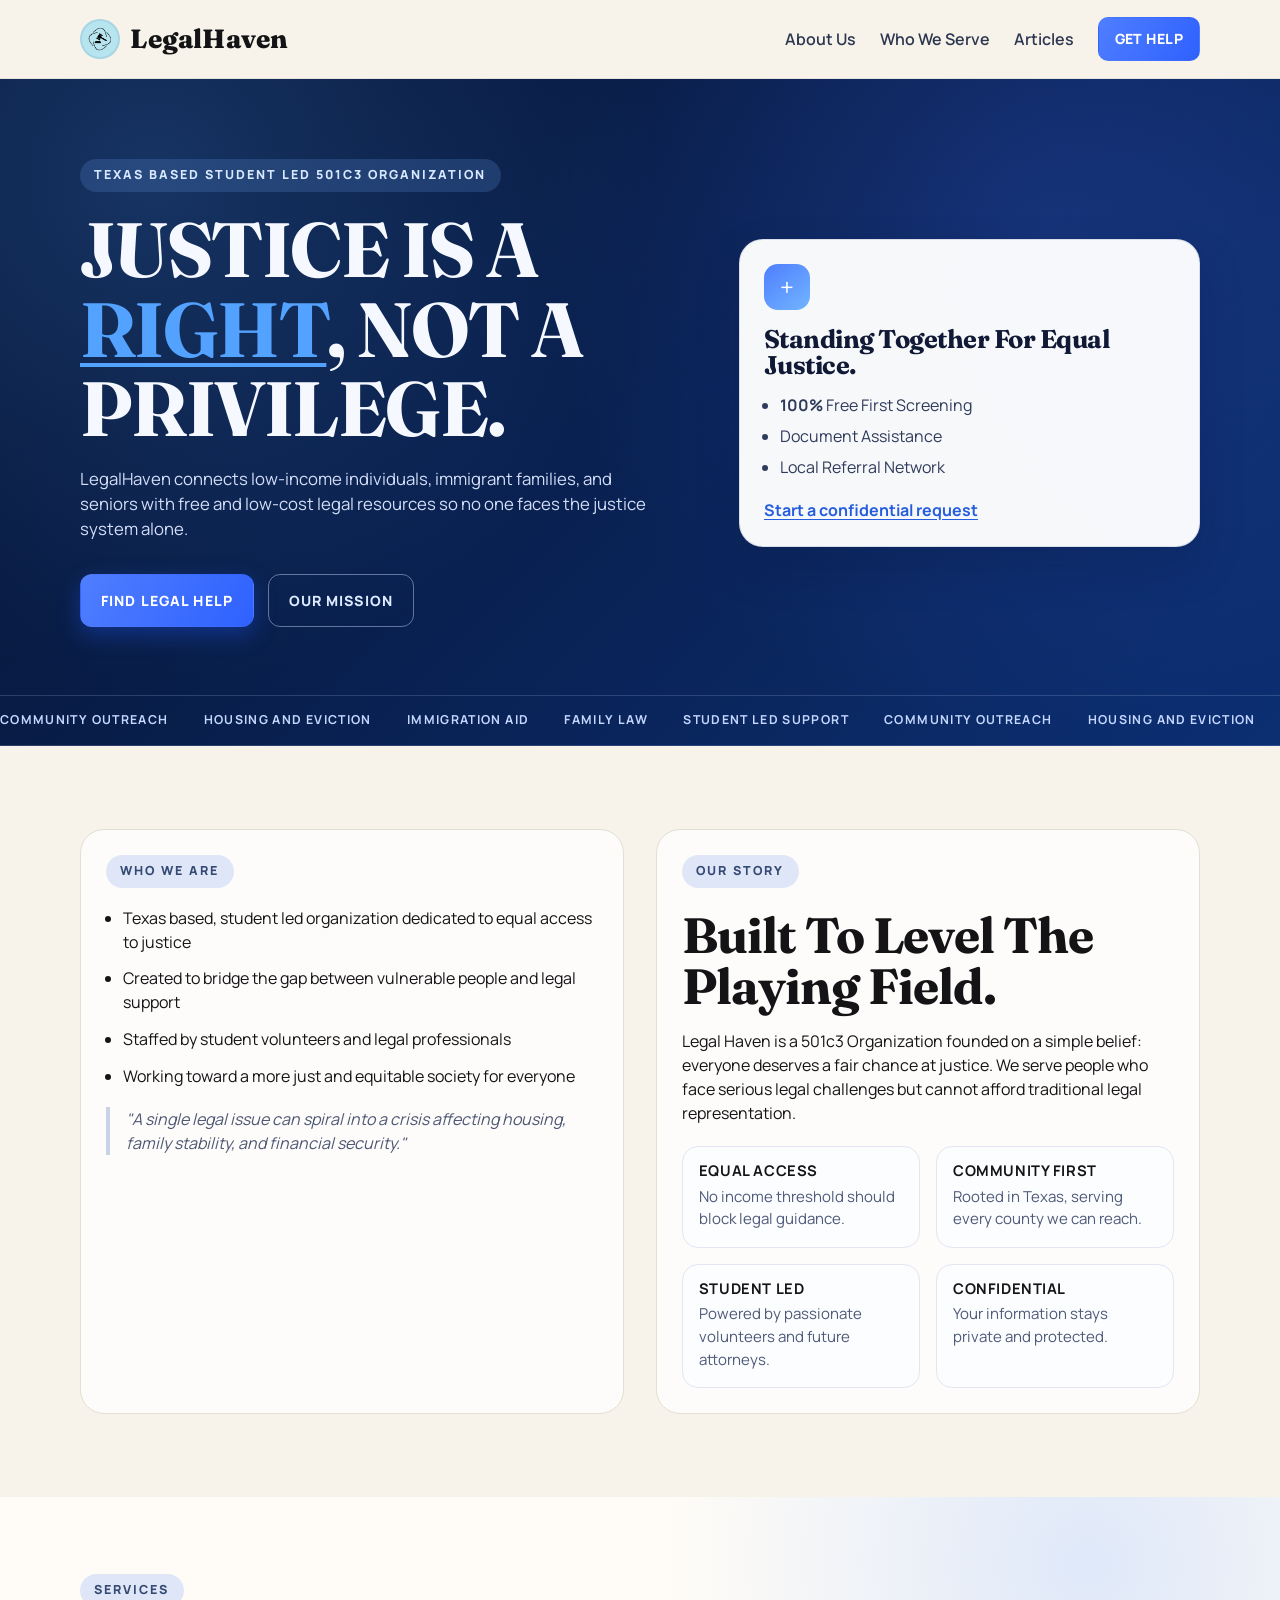
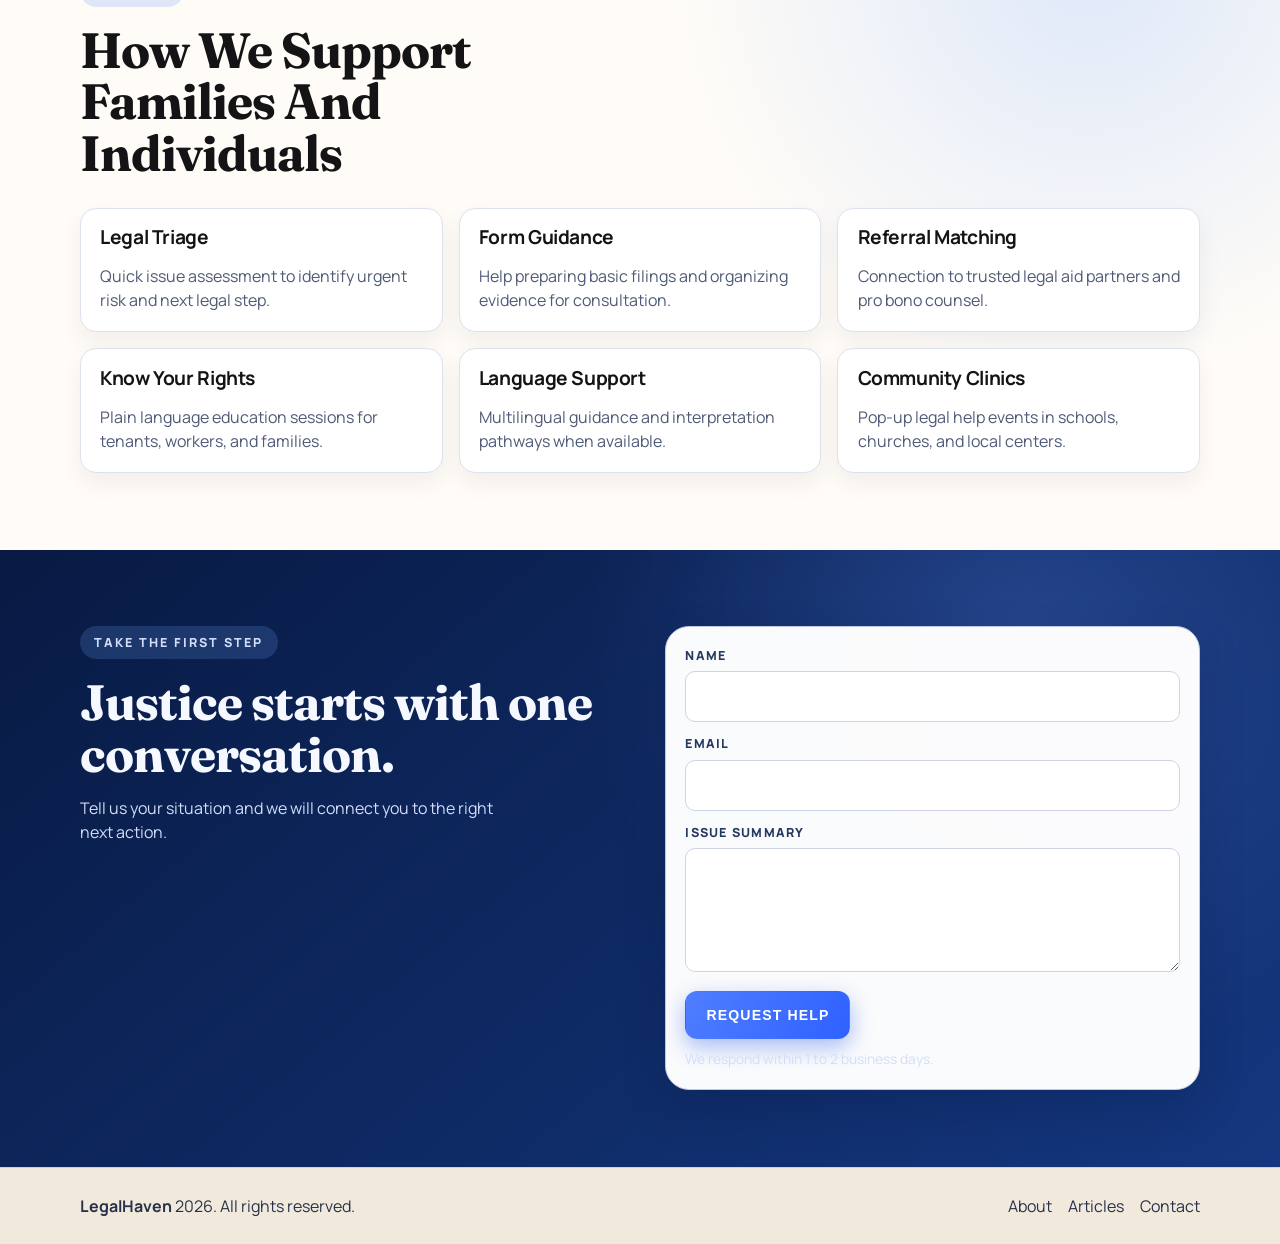
<file: index.html>
<!DOCTYPE html>
<html lang="en">
<head>
  <meta charset="UTF-8" />
  <meta name="viewport" content="width=device-width, initial-scale=1.0" />
  <meta name="description" content="Legal Haven helps low-income families, immigrants, and seniors access legal support with dignity, clarity, and community care." />
  <title>Legal Haven | Justice Is a Right</title>
  <link rel="icon" type="image/jpeg" href="legallogo_withouttext2.jpg" />
  <link rel="preconnect" href="https://fonts.googleapis.com" />
  <link rel="preconnect" href="https://fonts.gstatic.com" crossorigin />
  <link href="https://fonts.googleapis.com/css2?family=Fraunces:opsz,wght@9..144,700;9..144,800&family=Manrope:wght@400;500;600;700;800&display=swap" rel="stylesheet" />
  <link rel="stylesheet" href="styles.css" />
</head>
<body>
  <a class="skip-link" href="#main-content">Skip to main content</a>

  <header class="site-header" id="top">
    <div class="container nav-wrap">
      <a class="brand" href="/" aria-label="Legal Haven home">
        <img class="brand-mark" src="legallogo_withouttext2.jpg" alt="LegalHaven logo" />
        <span class="brand-text">LegalHaven</span>
      </a>

      <button class="menu-toggle" type="button" aria-expanded="false" aria-controls="primary-nav" aria-label="Toggle navigation">
        <span></span>
        <span></span>
        <span></span>
      </button>

      <nav class="site-nav" id="primary-nav" aria-label="Primary">
        <a href="/about">About Us</a>
        <a href="/about" data-scroll-target="who-we-serve">Who We Serve</a>
        <a href="https://legalhavenfoundation.substack.com/" target="_blank" rel="noopener noreferrer">Articles</a>
        <a class="btn btn-small" href="/contact">Get Help</a>
      </nav>
    </div>
  </header>

  <main id="main-content">
    <section class="hero section-dark">
      <div class="container hero-grid">
        <div class="hero-copy reveal">
          <p class="eyebrow">Texas based student led 501c3 organization</p>
          <h1>
            Justice Is A
            <span class="accent">Right</span>,
            Not A Privilege.
          </h1>
          <p class="hero-text">
            LegalHaven connects low-income individuals, immigrant families, and seniors
            with free and low-cost legal resources so no one faces the justice system alone.
          </p>
          <div class="hero-actions">
            <a class="btn btn-primary" href="/contact">Find Legal Help</a>
            <a class="btn btn-ghost" href="/about">Our Mission</a>
          </div>
        </div>

        <aside class="impact-card reveal" aria-label="Key outcomes">
          <div class="icon-chip" aria-hidden="true">+</div>
          <h2>Standing Together For Equal Justice.</h2>
          <ul>
            <li><strong>100%</strong> Free First Screening</li>
            <li>Document Assistance</li>
            <li>Local Referral Network</li>
          </ul>
          <a href="/contact" class="text-link">Start a confidential request</a>
        </aside>
      </div>

      <div class="ticker" aria-label="Highlights">
        <div class="ticker-track">
          <span>Community Outreach</span>
          <span>Housing and Eviction</span>
          <span>Immigration Aid</span>
          <span>Family Law</span>
          <span>Student Led Support</span>
          <span>Community Outreach</span>
          <span>Housing and Eviction</span>
          <span>Immigration Aid</span>
          <span>Family Law</span>
          <span>Student Led Support</span>
        </div>
      </div>
    </section>

    <section class="story section-light" id="about">
      <div class="container story-grid">
        <article class="story-list reveal">
          <p class="eyebrow">Who We Are</p>
          <ul>
            <li>Texas based, student led organization dedicated to equal access to justice</li>
            <li>Created to bridge the gap between vulnerable people and legal support</li>
            <li>Staffed by student volunteers and legal professionals</li>
            <li>Working toward a more just and equitable society for everyone</li>
          </ul>
          <blockquote>
            "A single legal issue can spiral into a crisis affecting housing, family stability, and financial security."
          </blockquote>
        </article>

        <div class="story-copy reveal">
          <p class="eyebrow">Our Story</p>
          <h2>Built To Level The Playing Field.</h2>
          <p>
            Legal Haven is a 501c3 Organization founded on a simple belief: everyone deserves a fair chance at justice.
            We serve people who face serious legal challenges but cannot afford traditional legal representation.
          </p>
          <div class="value-grid" id="who-we-serve">
            <article>
              <h3>Equal Access</h3>
              <p>No income threshold should block legal guidance.</p>
            </article>
            <article>
              <h3>Community First</h3>
              <p>Rooted in Texas, serving every county we can reach.</p>
            </article>
            <article>
              <h3>Student Led</h3>
              <p>Powered by passionate volunteers and future attorneys.</p>
            </article>
            <article>
              <h3>Confidential</h3>
              <p>Your information stays private and protected.</p>
            </article>
          </div>
        </div>
      </div>
    </section>

    <section class="services section-light" id="services">
      <div class="container">
        <p class="eyebrow reveal">Services</p>
        <h2 class="section-title reveal">How We Support Families And Individuals</h2>
        <div class="service-grid">
          <article class="service-card reveal">
            <h3>Legal Triage</h3>
            <p>Quick issue assessment to identify urgent risk and next legal step.</p>
          </article>
          <article class="service-card reveal">
            <h3>Form Guidance</h3>
            <p>Help preparing basic filings and organizing evidence for consultation.</p>
          </article>
          <article class="service-card reveal">
            <h3>Referral Matching</h3>
            <p>Connection to trusted legal aid partners and pro bono counsel.</p>
          </article>
          <article class="service-card reveal">
            <h3>Know Your Rights</h3>
            <p>Plain language education sessions for tenants, workers, and families.</p>
          </article>
          <article class="service-card reveal">
            <h3>Language Support</h3>
            <p>Multilingual guidance and interpretation pathways when available.</p>
          </article>
          <article class="service-card reveal">
            <h3>Community Clinics</h3>
            <p>Pop-up legal help events in schools, churches, and local centers.</p>
          </article>
        </div>
      </div>
    </section>

    <section class="cta section-dark" id="contact">
      <div class="container cta-wrap reveal">
        <div>
          <p class="eyebrow">Take The First Step</p>
          <h2>Justice starts with one conversation.</h2>
          <p>Tell us your situation and we will connect you to the right next action.</p>
        </div>
        <form class="contact-form" aria-label="Contact request form">
          <label for="name">Name</label>
          <input id="name" name="name" type="text" autocomplete="name" required />

          <label for="email">Email</label>
          <input id="email" name="email" type="email" autocomplete="email" required />

          <label for="issue">Issue summary</label>
          <textarea id="issue" name="issue" rows="4" required></textarea>

          <button type="submit" class="btn btn-primary">Request Help</button>
          <p class="form-note">We respond within 1 to 2 business days.</p>
        </form>
      </div>
    </section>
  </main>

  <footer class="site-footer">
    <div class="container footer-wrap">
      <p><strong>LegalHaven</strong> <span id="year"></span>. All rights reserved.</p>
      <div class="footer-links">
          <a href="/about">About</a>
          <a href="https://legalhavenfoundation.substack.com/" target="_blank" rel="noopener noreferrer">Articles</a>
          <a href="/contact">Contact</a>
      </div>
    </div>
  </footer>

  <script src="script.js"></script>
</body>
</html>
</file>
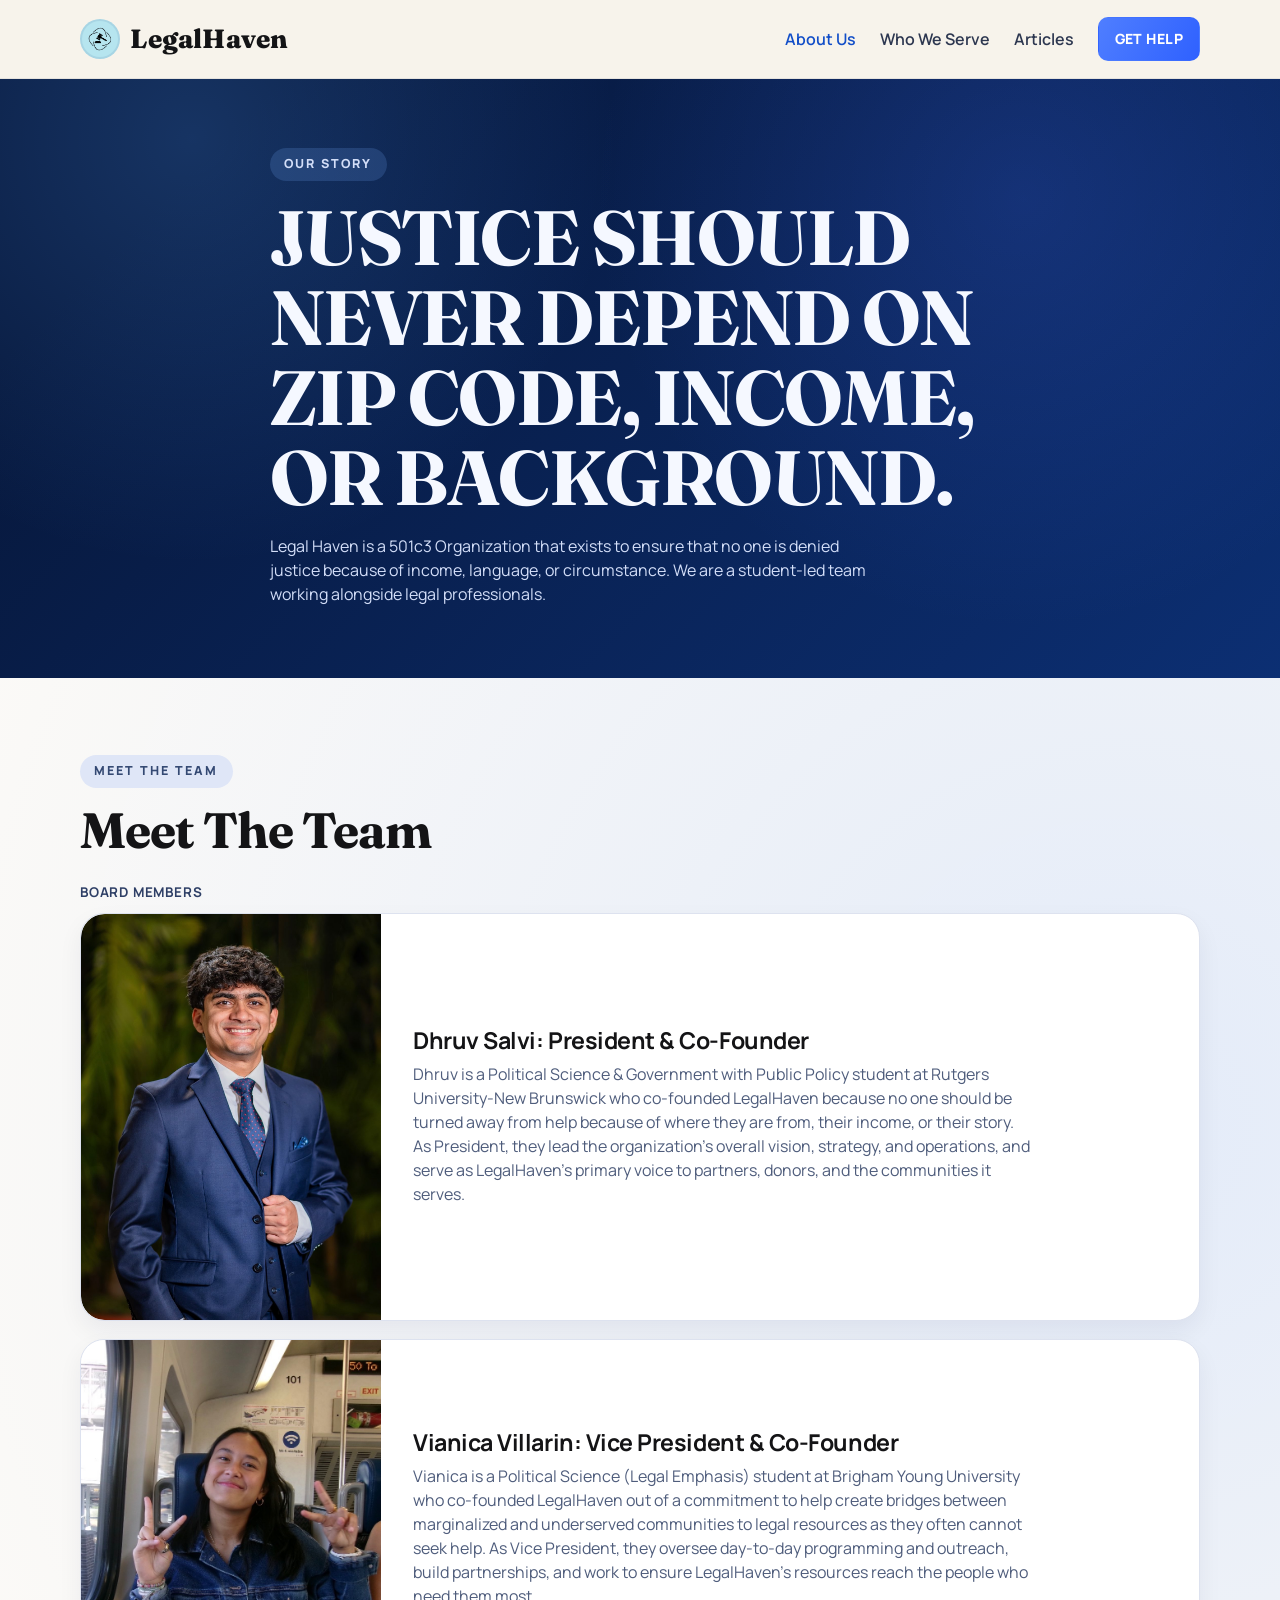
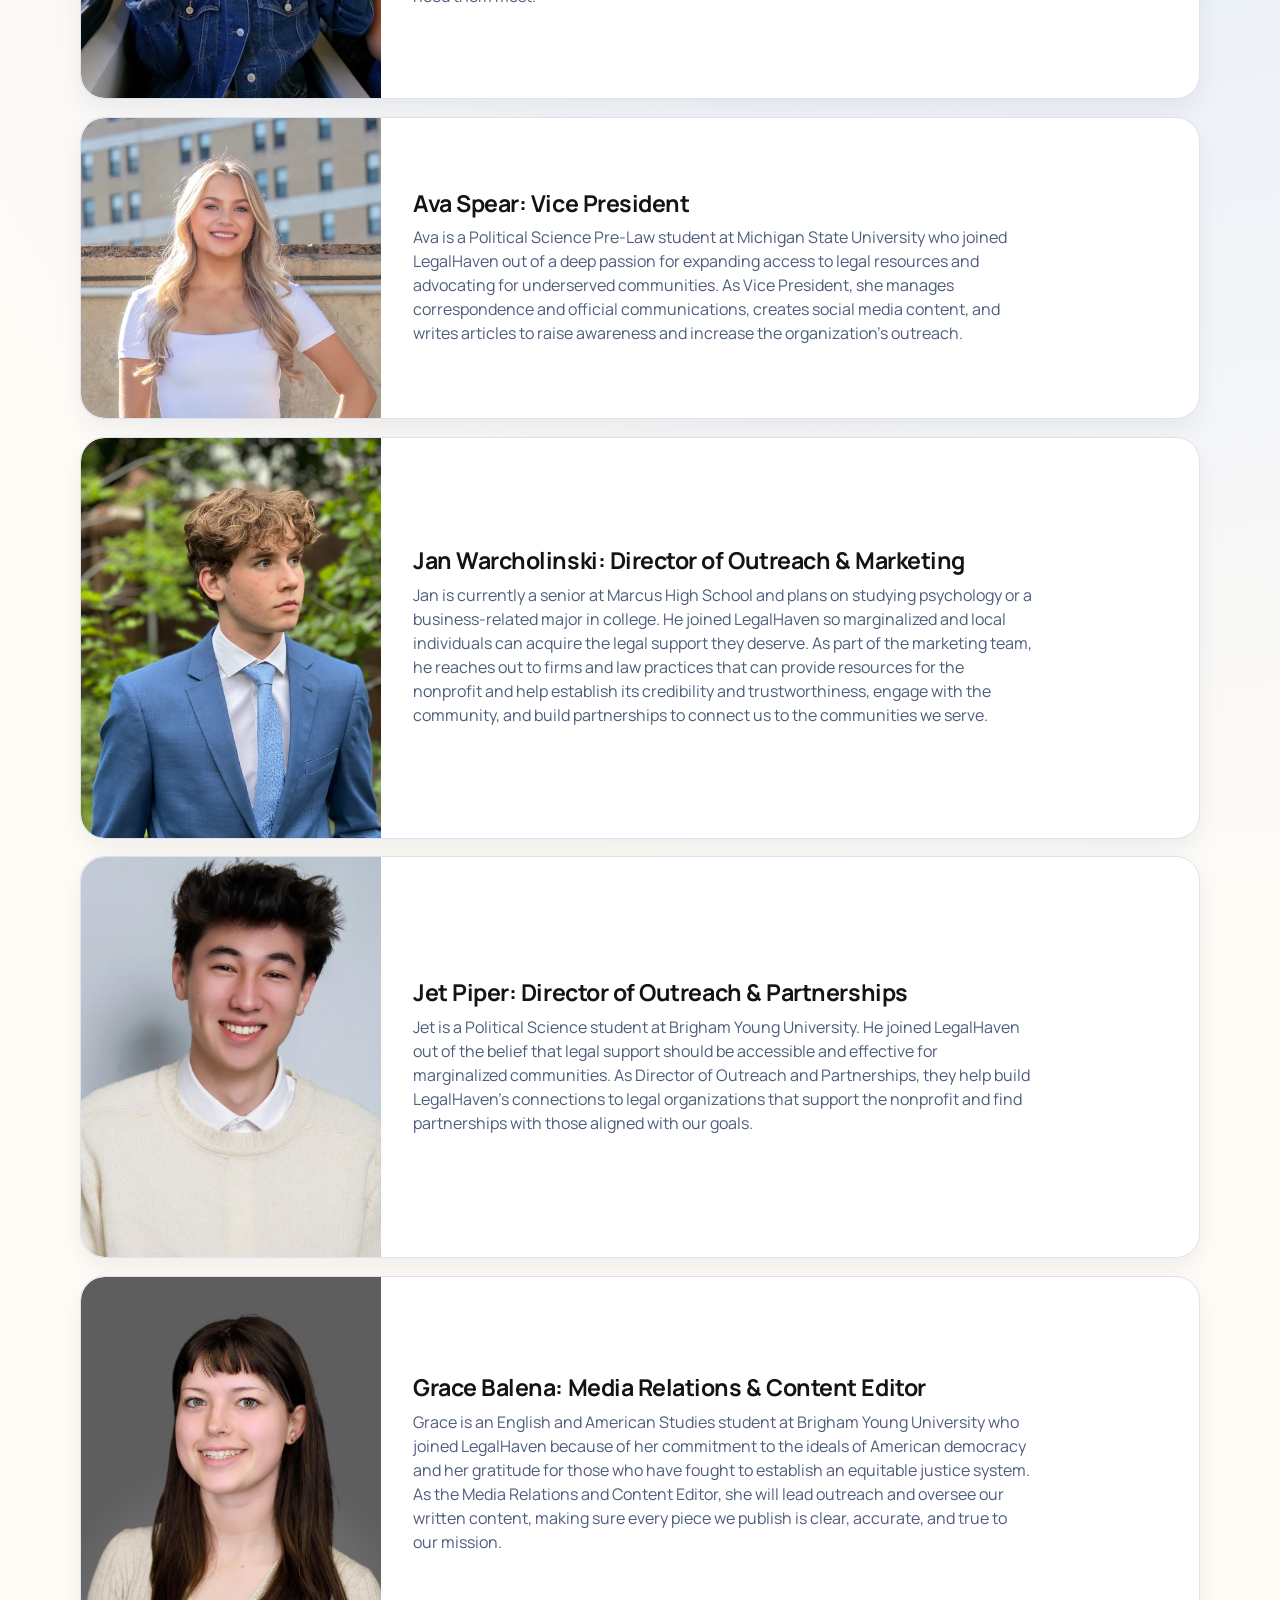
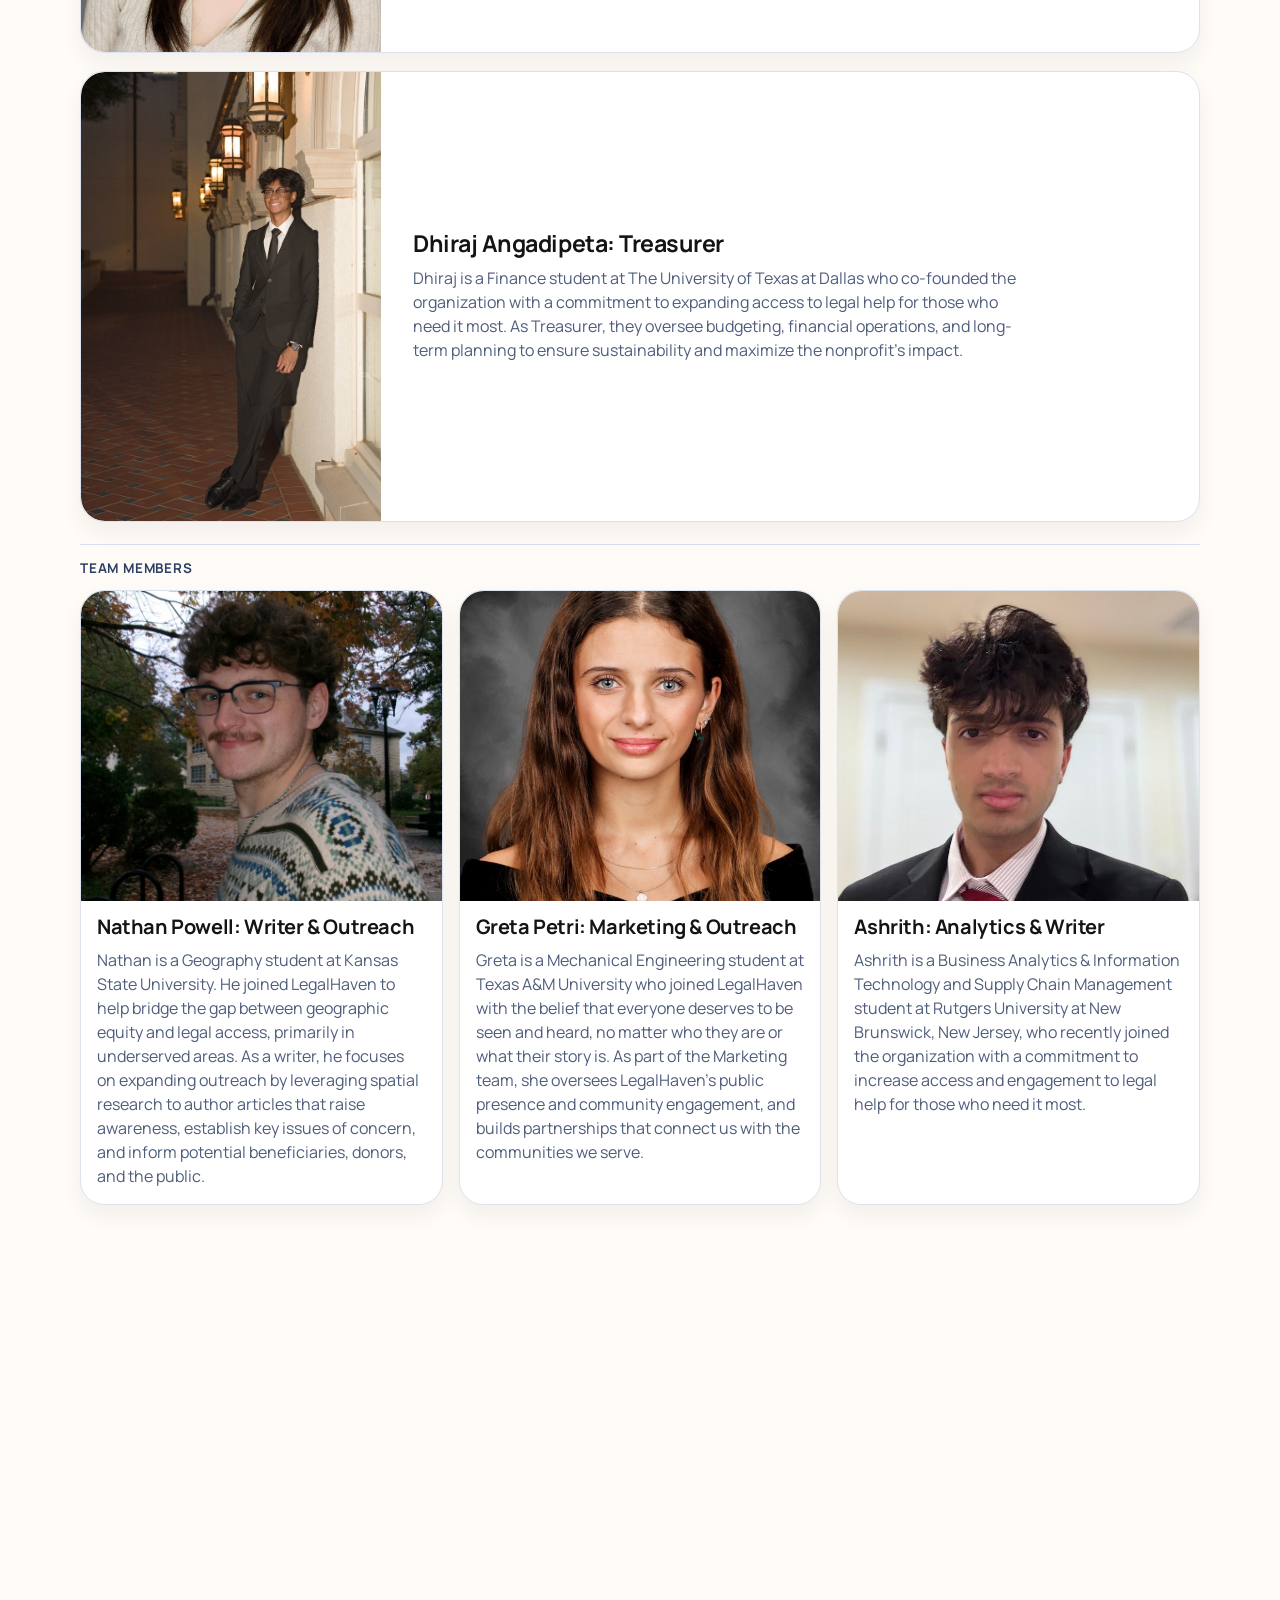
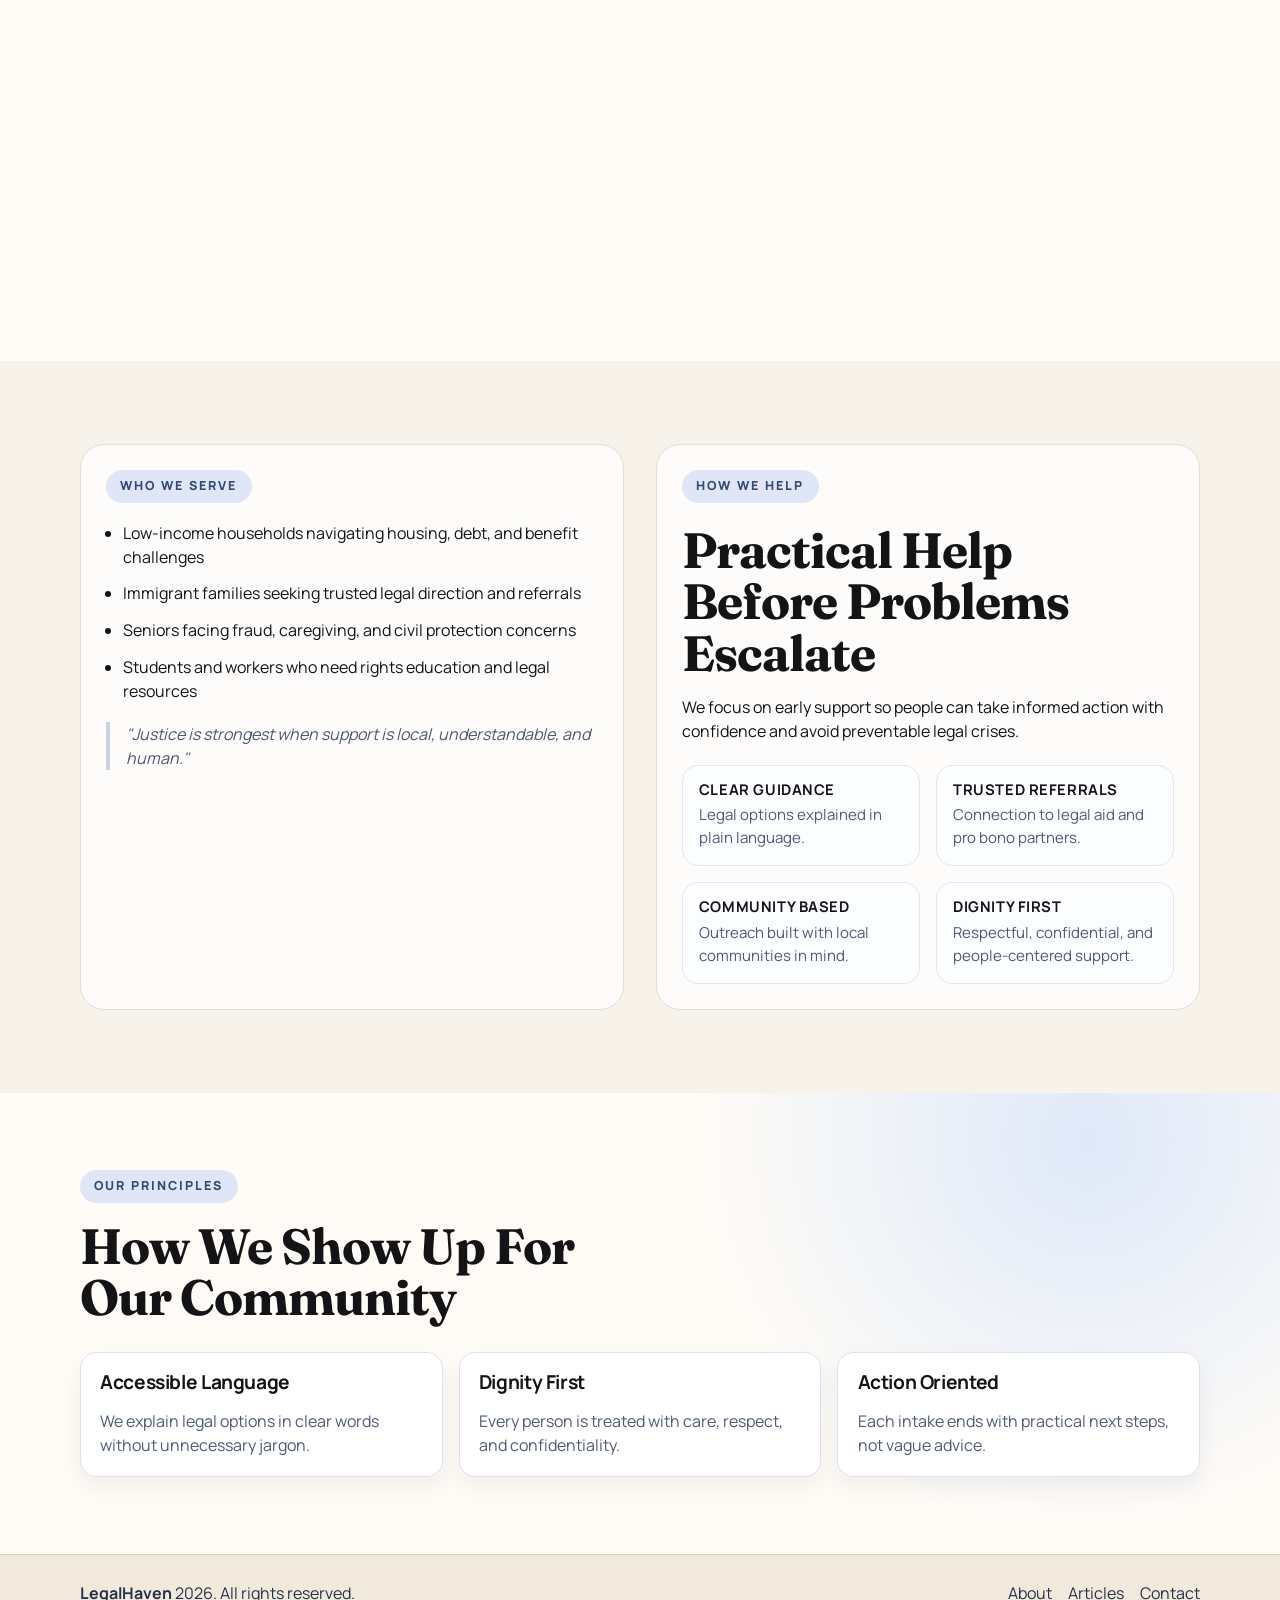
<file: about.html>
<!DOCTYPE html>
<html lang="en">
<head>
  <meta charset="UTF-8" />
  <meta name="viewport" content="width=device-width, initial-scale=1.0" />
  <meta name="description" content="Meet the LegalHaven team. We are a student-led 501c3 organization making legal support accessible for families, immigrants, and seniors." />
  <title>About | Legal Haven</title>
  <link rel="icon" type="image/jpeg" href="legallogo_withouttext2.jpg" />
  <link rel="preconnect" href="https://fonts.googleapis.com" />
  <link rel="preconnect" href="https://fonts.gstatic.com" crossorigin />
  <link href="https://fonts.googleapis.com/css2?family=Fraunces:opsz,wght@9..144,700;9..144,800&family=Manrope:wght@400;500;600;700;800&display=swap" rel="stylesheet" />
  <link rel="stylesheet" href="styles.css" />
</head>
<body>
  <a class="skip-link" href="#main-content">Skip to main content</a>

  <header class="site-header" id="top">
    <div class="container nav-wrap">
      <a class="brand" href="/" aria-label="Legal Haven home">
        <img class="brand-mark" src="legallogo_withouttext2.jpg" alt="LegalHaven logo" />
        <span class="brand-text">LegalHaven</span>
      </a>

      <button class="menu-toggle" type="button" aria-expanded="false" aria-controls="primary-nav" aria-label="Toggle navigation">
        <span></span>
        <span></span>
        <span></span>
      </button>

      <nav class="site-nav" id="primary-nav" aria-label="Primary">
        <a href="/about" aria-current="page">About Us</a>
        <a href="/about" data-scroll-target="who-we-serve">Who We Serve</a>
        <a href="https://legalhavenfoundation.substack.com/" target="_blank" rel="noopener noreferrer">Articles</a>
        <a class="btn btn-small" href="/contact">Get Help</a>
      </nav>
    </div>
  </header>

  <main id="main-content">
    <section class="page-hero section-dark">
      <div class="container page-hero-inner reveal">
        <p class="eyebrow">Our Story</p>
        <h1>Justice Should Never Depend On Zip Code, Income, Or Background.</h1>
        <p>
          Legal Haven is a 501c3 Organization that exists to ensure that no one is denied justice
          because of income, language, or circumstance. We are a student-led team working alongside
          legal professionals.
        </p>
      </div>
    </section>

    <!-- Remove the team-horizontal class below to restore the card-grid layout -->
    <section class="team section-light team-horizontal" id="our-team">
      <div class="container">
        <p class="eyebrow reveal">Meet The Team</p>
        <h2 class="section-title reveal">Meet The Team</h2>
        <h3 class="team-subtitle reveal">Board Members</h3>
        <div class="team-grid team-grid-board">
          <article class="team-card reveal">
            <div class="team-photo-wrap">
              <button class="team-photo-trigger" type="button" aria-expanded="false" aria-controls="team-social-dhruv">
                <img src="dhruv.jpg" alt="Dhruv Salvi, President and Co-Founder" class="team-photo team-photo-dhruv" />
              </button>
              <div class="team-social-tab" id="team-social-dhruv" aria-label="Dhruv social links">
                <a class="social-icon instagram" href="https://instagram.com/dhruvmsalvi" target="_blank" rel="noopener noreferrer" aria-label="Dhruv on Instagram">
                  <svg viewBox="0 0 24 24" aria-hidden="true" focusable="false">
                    <rect x="3" y="3" width="18" height="18" rx="5" ry="5"></rect>
                    <circle cx="12" cy="12" r="4"></circle>
                    <circle cx="17" cy="7" r="1.2" class="insta-dot"></circle>
                  </svg>
                </a>
                <a class="social-icon linkedin" href="https://www.linkedin.com/in/dhruvmsalvi/" target="_blank" rel="noopener noreferrer" aria-label="Dhruv on LinkedIn">
                  <span aria-hidden="true">in</span>
                </a>
              </div>
            </div>
            <div class="team-copy">
              <h3>Dhruv Salvi: President &amp; Co-Founder</h3>
              <p class="team-bio">
                Dhruv is a Political Science &amp; Government with Public Policy student at Rutgers University-New Brunswick who co-founded LegalHaven because no one should be turned away from help because of where they are from, their income, or their story. As President, they lead the organization's overall vision, strategy, and operations, and serve as LegalHaven's primary voice to partners, donors, and the communities it serves.
              </p>
            </div>
          </article>

          <article class="team-card reveal">
            <div class="team-photo-wrap">
              <button class="team-photo-trigger" type="button" aria-expanded="false" aria-controls="team-social-vianica">
                <img src="vianica.jpg" alt="Vianica Villarin, Vice President and Co-Founder" class="team-photo" />
              </button>
              <div class="team-social-tab" id="team-social-vianica" aria-label="Vianica social links">
                <a class="social-icon instagram" href="https://instagram.com/vianicavillarin" target="_blank" rel="noopener noreferrer" aria-label="Vianica on Instagram">
                  <svg viewBox="0 0 24 24" aria-hidden="true" focusable="false">
                    <rect x="3" y="3" width="18" height="18" rx="5" ry="5"></rect>
                    <circle cx="12" cy="12" r="4"></circle>
                    <circle cx="17" cy="7" r="1.2" class="insta-dot"></circle>
                  </svg>
                </a>
                <a class="social-icon linkedin" href="https://www.linkedin.com/in/vianica-villarin/" target="_blank" rel="noopener noreferrer" aria-label="Vianica on LinkedIn">
                  <span aria-hidden="true">in</span>
                </a>
              </div>
            </div>
            <div class="team-copy">
              <h3>Vianica Villarin: Vice President &amp; Co-Founder</h3>
              <p class="team-bio">
                Vianica is a Political Science (Legal Emphasis) student at Brigham Young University who co-founded LegalHaven out of a commitment to help create bridges between marginalized and underserved communities to legal resources as they often cannot seek help. As Vice President, they oversee day-to-day programming and outreach, build partnerships, and work to ensure LegalHaven's resources reach the people who need them most.
              </p>
            </div>
          </article>

          <article class="team-card reveal">
            <div class="team-photo-wrap">
              <button class="team-photo-trigger" type="button" aria-expanded="false" aria-controls="team-social-ava">
                <img src="ava.png" alt="Ava Spear, Vice President" class="team-photo" />
              </button>
              <div class="team-social-tab" id="team-social-ava" aria-label="Ava social links">
                <a class="social-icon instagram" href="https://instagram.com/_ava_spear" target="_blank" rel="noopener noreferrer" aria-label="Ava on Instagram">
                  <svg viewBox="0 0 24 24" aria-hidden="true" focusable="false">
                    <rect x="3" y="3" width="18" height="18" rx="5" ry="5"></rect>
                    <circle cx="12" cy="12" r="4"></circle>
                    <circle cx="17" cy="7" r="1.2" class="insta-dot"></circle>
                  </svg>
                </a>
                <a class="social-icon linkedin" href="https://www.linkedin.com/in/ava-spear-97986b32b/" target="_blank" rel="noopener noreferrer" aria-label="Ava on LinkedIn">
                  <span aria-hidden="true">in</span>
                </a>
              </div>
            </div>
            <div class="team-copy">
              <h3>Ava Spear: Vice President</h3>
              <p class="team-bio">
                Ava is a Political Science Pre-Law student at Michigan State University who joined LegalHaven out of a deep passion for expanding access to legal resources and advocating for underserved communities. As Vice President, she manages correspondence and official communications, creates social media content, and writes articles to raise awareness and increase the organization's outreach.
              </p>
            </div>
          </article>

          <article class="team-card reveal">
            <div class="team-photo-wrap">
              <button class="team-photo-trigger" type="button" aria-expanded="false" aria-controls="team-social-jan">
                <img src="Jan.jpg" alt="Jan Warcholinski, Director of Outreach and Marketing" class="team-photo" />
              </button>
              <div class="team-social-tab" id="team-social-jan" aria-label="Jan social links">
                <a class="social-icon instagram" href="https://www.instagram.com/jan_warcholinski" target="_blank" rel="noopener noreferrer" aria-label="Jan on Instagram">
                  <svg viewBox="0 0 24 24" aria-hidden="true" focusable="false">
                    <rect x="3" y="3" width="18" height="18" rx="5" ry="5"></rect>
                    <circle cx="12" cy="12" r="4"></circle>
                    <circle cx="17" cy="7" r="1.2" class="insta-dot"></circle>
                  </svg>
                </a>
                <a class="social-icon linkedin" href="https://www.linkedin.com/in/jan-warcholinski-2077173b8/" target="_blank" rel="noopener noreferrer" aria-label="Jan on LinkedIn">
                  <span aria-hidden="true">in</span>
                </a>
              </div>
            </div>
            <div class="team-copy">
              <h3>Jan Warcholinski: Director of Outreach &amp; Marketing</h3>
              <p class="team-bio">
                Jan is currently a senior at Marcus High School and plans on studying psychology or a business-related major in college. He joined LegalHaven so marginalized and local individuals can acquire the legal support they deserve. As part of the marketing team, he reaches out to firms and law practices that can provide resources for the nonprofit and help establish its credibility and trustworthiness, engage with the community, and build partnerships to connect us to the communities we serve.
              </p>
            </div>
          </article>

          <article class="team-card reveal">
            <div class="team-photo-wrap">
              <button class="team-photo-trigger" type="button" aria-expanded="false" aria-controls="team-social-jet">
                <img src="jet.jpg" alt="Jet Piper, Director of Outreach and Partnerships" class="team-photo" />
              </button>
              <div class="team-social-tab" id="team-social-jet" aria-label="Jet social links">
                <a class="social-icon instagram" href="https://www.instagram.com/jetpackpiper" target="_blank" rel="noopener noreferrer" aria-label="Jet on Instagram">
                  <svg viewBox="0 0 24 24" aria-hidden="true" focusable="false">
                    <rect x="3" y="3" width="18" height="18" rx="5" ry="5"></rect>
                    <circle cx="12" cy="12" r="4"></circle>
                    <circle cx="17" cy="7" r="1.2" class="insta-dot"></circle>
                  </svg>
                </a>
                <a class="social-icon linkedin" href="https://www.linkedin.com/in/jet-piper-b4b776336/" target="_blank" rel="noopener noreferrer" aria-label="Jet on LinkedIn">
                  <span aria-hidden="true">in</span>
                </a>
              </div>
            </div>
            <div class="team-copy">
              <h3>Jet Piper: Director of Outreach &amp; Partnerships</h3>
              <p class="team-bio">
                Jet is a Political Science student at Brigham Young University. He joined LegalHaven out of the belief that legal support should be accessible and effective for marginalized communities. As Director of Outreach and Partnerships, they help build LegalHaven's connections to legal organizations that support the nonprofit and find partnerships with those aligned with our goals.
              </p>
            </div>
          </article>

          <article class="team-card reveal">
            <div class="team-photo-wrap">
              <button class="team-photo-trigger" type="button" aria-expanded="false" aria-controls="team-social-grace">
                <img src="grace.jpg" alt="Grace Balena, Media Relations and Content Editor" class="team-photo" />
              </button>
              <div class="team-social-tab" id="team-social-grace" aria-label="Grace social links">
                <a class="social-icon instagram" href="https://www.instagram.com/gracie.balena" target="_blank" rel="noopener noreferrer" aria-label="Grace on Instagram">
                  <svg viewBox="0 0 24 24" aria-hidden="true" focusable="false">
                    <rect x="3" y="3" width="18" height="18" rx="5" ry="5"></rect>
                    <circle cx="12" cy="12" r="4"></circle>
                    <circle cx="17" cy="7" r="1.2" class="insta-dot"></circle>
                  </svg>
                </a>
                <a class="social-icon linkedin" href="https://www.linkedin.com/in/grace-balena/" target="_blank" rel="noopener noreferrer" aria-label="Grace on LinkedIn">
                  <span aria-hidden="true">in</span>
                </a>
              </div>
            </div>
            <div class="team-copy">
              <h3>Grace Balena: Media Relations &amp; Content Editor</h3>
              <p class="team-bio">
                Grace is an English and American Studies student at Brigham Young University who joined LegalHaven because of her commitment to the ideals of American democracy and her gratitude for those who have fought to establish an equitable justice system. As the Media Relations and Content Editor, she will lead outreach and oversee our written content, making sure every piece we publish is clear, accurate, and true to our mission.
              </p>
            </div>
          </article>

          <article class="team-card reveal">
            <div class="team-photo-wrap">
              <button class="team-photo-trigger" type="button" aria-expanded="false" aria-controls="team-social-dhiraj">
                <img src="dhiraj.jpg" alt="Dhiraj Angadipeta, Treasurer" class="team-photo" />
              </button>
              <div class="team-social-tab" id="team-social-dhiraj" aria-label="Dhiraj social links">
                <a class="social-icon instagram" href="https://instagram.com/dhirajangadipeta" target="_blank" rel="noopener noreferrer" aria-label="Dhiraj on Instagram">
                  <svg viewBox="0 0 24 24" aria-hidden="true" focusable="false">
                    <rect x="3" y="3" width="18" height="18" rx="5" ry="5"></rect>
                    <circle cx="12" cy="12" r="4"></circle>
                    <circle cx="17" cy="7" r="1.2" class="insta-dot"></circle>
                  </svg>
                </a>
                <a class="social-icon linkedin" href="https://www.linkedin.com/in/dhirajangadipeta/" target="_blank" rel="noopener noreferrer" aria-label="Dhiraj on LinkedIn">
                  <span aria-hidden="true">in</span>
                </a>
              </div>
            </div>
            <div class="team-copy">
              <h3>Dhiraj Angadipeta: Treasurer</h3>
              <p class="team-bio">
                Dhiraj is a Finance student at The University of Texas at Dallas who co-founded the organization with a commitment to expanding access to legal help for those who need it most. As Treasurer, they oversee budgeting, financial operations, and long-term planning to ensure sustainability and maximize the nonprofit's impact.
              </p>
            </div>
          </article>
        </div>

        <hr class="team-divider" />
        <h3 class="team-subtitle reveal">Team Members</h3>

        <div class="team-grid team-grid-members">
          <article class="team-card reveal">
            <div class="team-photo-wrap">
              <img src="nathan.jpg" alt="Nathan Powell, Writer and Outreach" class="team-photo" />
            </div>
            <div class="team-copy">
              <h3>Nathan Powell: Writer &amp; Outreach</h3>
              <p class="team-bio">
                Nathan is a Geography student at Kansas State University. He joined LegalHaven to help bridge the gap between geographic equity and legal access, primarily in underserved areas. As a writer, he focuses on expanding outreach by leveraging spatial research to author articles that raise awareness, establish key issues of concern, and inform potential beneficiaries, donors, and the public.
              </p>
            </div>
          </article>

          <article class="team-card reveal">
            <div class="team-photo-wrap">
              <img src="greta.jpg" alt="Greta Petri, Marketing and Outreach" class="team-photo" />
            </div>
            <div class="team-copy">
              <h3>Greta Petri: Marketing &amp; Outreach</h3>
              <p class="team-bio">
                Greta is a Mechanical Engineering student at Texas A&amp;M University who joined LegalHaven with the belief that everyone deserves to be seen and heard, no matter who they are or what their story is. As part of the Marketing team, she oversees LegalHaven's public presence and community engagement, and builds partnerships that connect us with the communities we serve.
              </p>
            </div>
          </article>

          <article class="team-card reveal">
            <div class="team-photo-wrap">
              <img src="ashrith.jpg" alt="Ashrith, Analytics and Writer" class="team-photo" />
            </div>
            <div class="team-copy">
              <h3>Ashrith: Analytics &amp; Writer</h3>
              <p class="team-bio">
                Ashrith is a Business Analytics &amp; Information Technology and Supply Chain Management student at Rutgers University at New Brunswick, New Jersey, who recently joined the organization with a commitment to increase access and engagement to legal help for those who need it most.
              </p>
            </div>
          </article>

          <article class="team-card reveal">
            <div class="team-photo-wrap">
              <button class="team-photo-trigger" type="button" aria-expanded="false" aria-controls="team-social-nooh">
                <img src="noah.png" alt="Noah, Chief Engineer" class="team-photo noah-photo-shift" />
              </button>
              <div class="team-social-tab" id="team-social-nooh" aria-label="Nooh social links">
                <a class="social-icon linkedin" href="https://www.linkedin.com/in/nooh-ahmed-657611372/" target="_blank" rel="noopener noreferrer" aria-label="Nooh on LinkedIn">
                  <span aria-hidden="true">in</span>
                </a>
              </div>
            </div>
            <div class="team-copy">
              <h3>Noah: Chief Engineer</h3>
              <p class="team-bio">
                Noah is a Mechanical Engineering student at The University of Texas at Arlington with a strong interest in programming, CAD, and hands-on technical problem solving. He joined LegalHaven to help build practical systems that make legal resources easier to access and navigate. As part of the team, he supports digital tools and operational workflows while helping create technology solutions that strengthen the organization's reach and impact.
              </p>
            </div>
          </article>

          <article class="team-card reveal">
            <div class="team-photo-wrap">
              <img src="josh.jpg" alt="Joshua, Social Media and Outreach" class="team-photo" />
            </div>
            <div class="team-copy">
              <h3>Joshua: Social Media &amp; Outreach</h3>
              <p class="team-bio">
                Joshua is a Concrete Industry Management student at Texas State University with a focus on project coordination and digital outreach. He joined LegalHaven to bridge the gap between complex legal information and everyday people through clear, accessible content. As part of the team, he helps with social media and content production, creating videos that amplify the organization's mission and help individuals connect directly with essential legal resources.
              </p>
            </div>
          </article>

          <article class="team-card reveal">
            <div class="team-photo-wrap">
              <img src="ethan.jpg" alt="Ethan Davis, Outreach" class="team-photo" />
            </div>
            <div class="team-copy">
              <h3>Ethan Davis: Outreach</h3>
              <p class="team-bio">
                Ethan is currently a senior at Marcus High School and plans on majoring in contract law in college. He joined LegalHaven to help underserved and disadvantaged communities gain access to reliable legal support and resources. As part of the outreach team, he connects with law firms and legal organizations that can contribute to the nonprofit, helping build partnerships while strengthening LegalHaven's credibility and public trust.
              </p>
            </div>
          </article>
        </div>
      </div>
    </section>

    <section class="story section-light" id="who-we-serve">
      <div class="container story-grid">
        <article class="story-list reveal">
          <p class="eyebrow">Who We Serve</p>
          <ul>
            <li>Low-income households navigating housing, debt, and benefit challenges</li>
            <li>Immigrant families seeking trusted legal direction and referrals</li>
            <li>Seniors facing fraud, caregiving, and civil protection concerns</li>
            <li>Students and workers who need rights education and legal resources</li>
          </ul>
          <blockquote>
            "Justice is strongest when support is local, understandable, and human."
          </blockquote>
        </article>

        <article class="story-copy reveal">
          <p class="eyebrow">How We Help</p>
          <h2>Practical Help Before Problems Escalate</h2>
          <p>
            We focus on early support so people can take informed action with confidence and avoid preventable legal crises.
          </p>
          <div class="value-grid">
            <article>
              <h3>Clear Guidance</h3>
              <p>Legal options explained in plain language.</p>
            </article>
            <article>
              <h3>Trusted Referrals</h3>
              <p>Connection to legal aid and pro bono partners.</p>
            </article>
            <article>
              <h3>Community Based</h3>
              <p>Outreach built with local communities in mind.</p>
            </article>
            <article>
              <h3>Dignity First</h3>
              <p>Respectful, confidential, and people-centered support.</p>
            </article>
          </div>
        </article>
      </div>
    </section>

    <section class="services section-light">
      <div class="container">
        <p class="eyebrow reveal">Our Principles</p>
        <h2 class="section-title reveal">How We Show Up For Our Community</h2>
        <div class="service-grid">
          <article class="service-card reveal">
            <h3>Accessible Language</h3>
            <p>We explain legal options in clear words without unnecessary jargon.</p>
          </article>
          <article class="service-card reveal">
            <h3>Dignity First</h3>
            <p>Every person is treated with care, respect, and confidentiality.</p>
          </article>
          <article class="service-card reveal">
            <h3>Action Oriented</h3>
            <p>Each intake ends with practical next steps, not vague advice.</p>
          </article>
        </div>
      </div>
    </section>
  </main>

  <footer class="site-footer">
    <div class="container footer-wrap">
      <p><strong>LegalHaven</strong> <span id="year"></span>. All rights reserved.</p>
      <div class="footer-links">
        <a href="/about">About</a>
        <a href="https://legalhavenfoundation.substack.com/" target="_blank" rel="noopener noreferrer">Articles</a>
        <a href="/contact">Contact</a>
      </div>
    </div>
  </footer>

  <script src="script.js"></script>
</body>
</html>
</file>
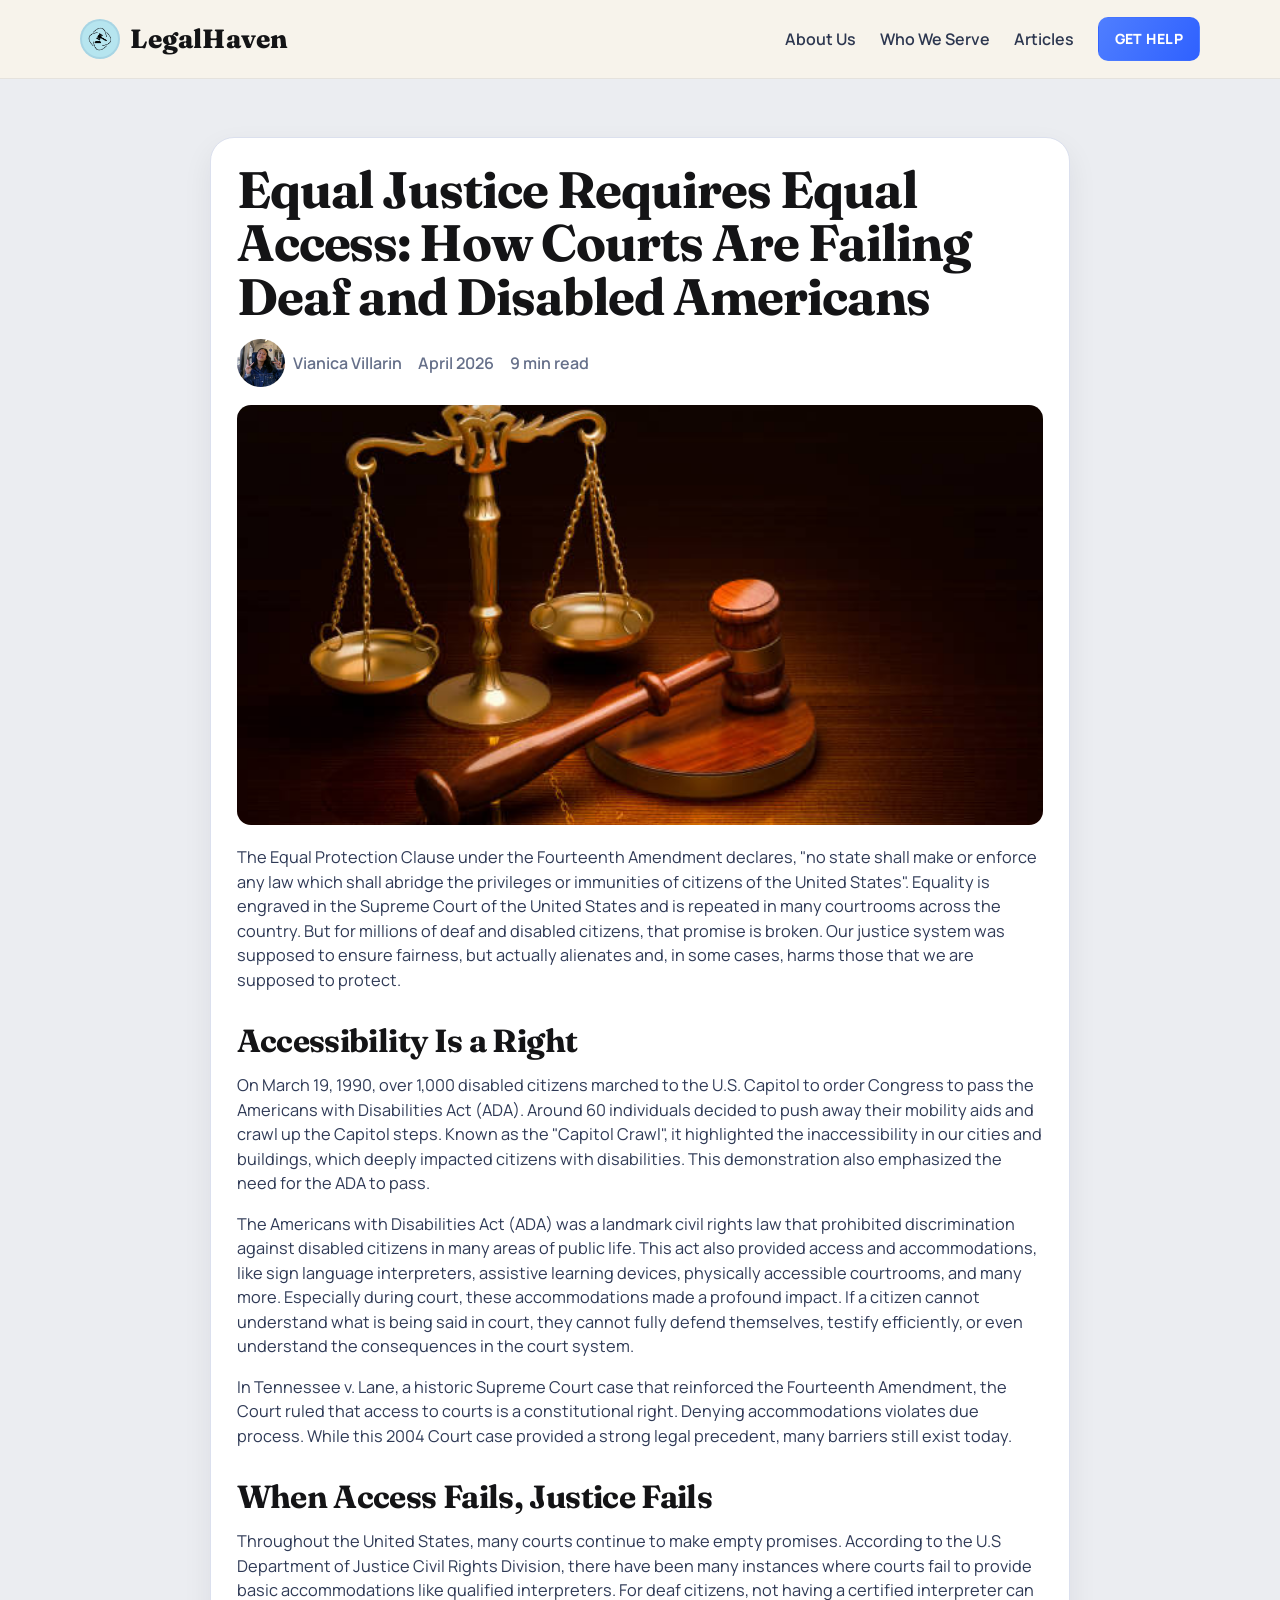
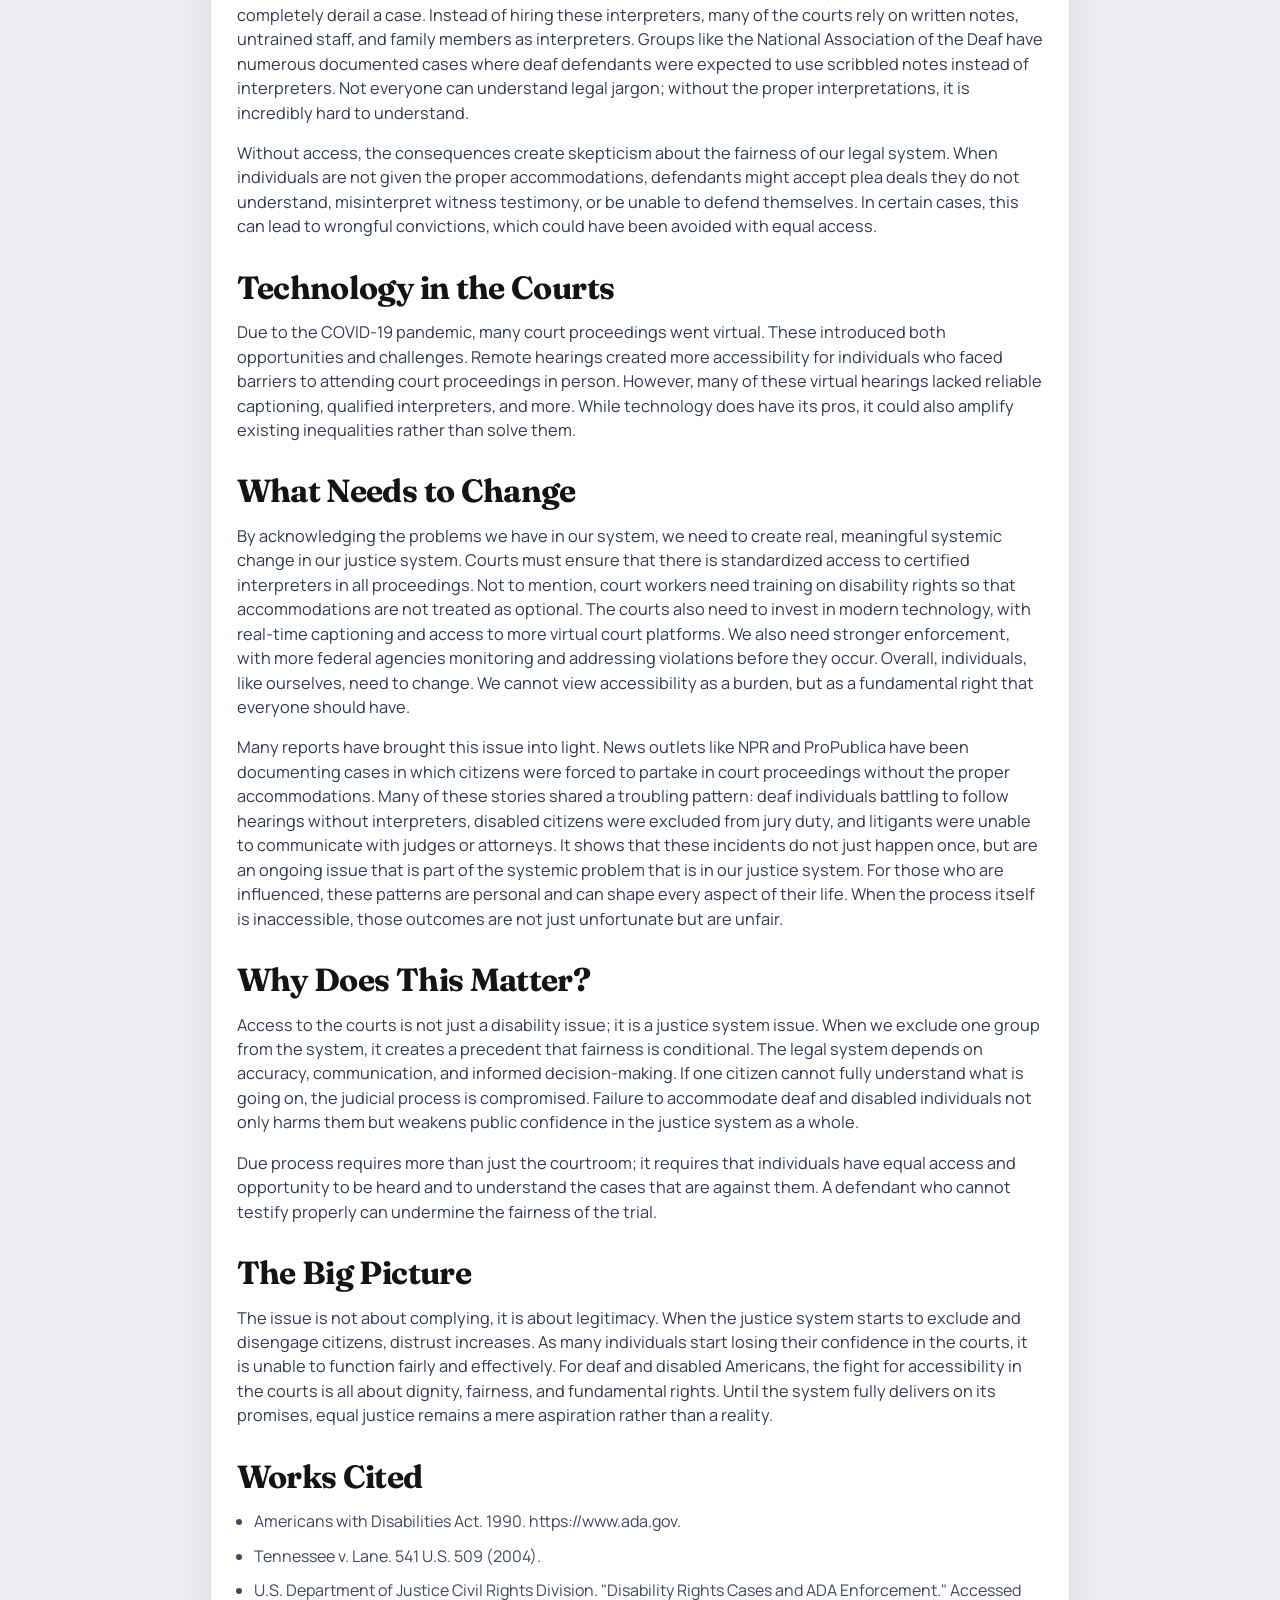
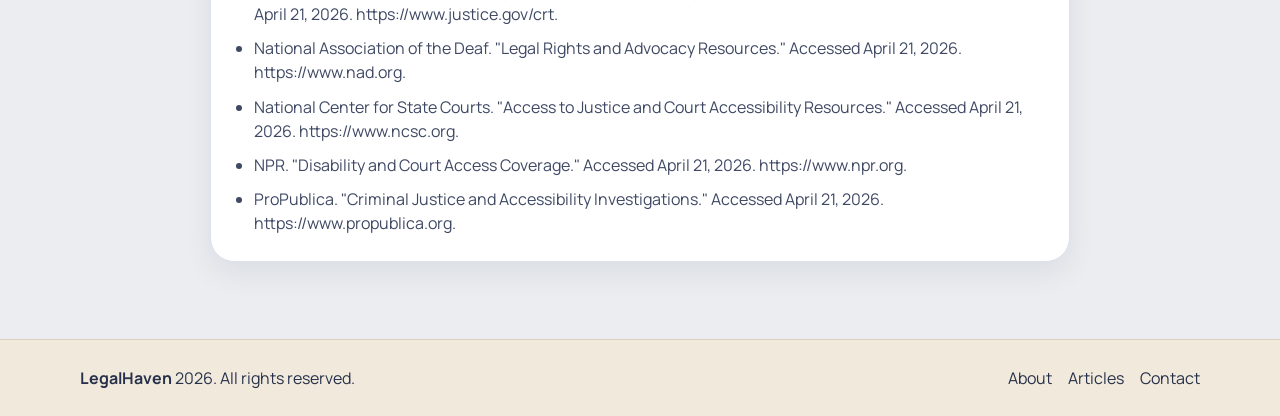
<file: article-courts-failing.html>
<!DOCTYPE html>
<html lang="en">
<head>
  <meta charset="UTF-8" />
  <meta name="viewport" content="width=device-width, initial-scale=1.0" />
  <meta name="description" content="Article by Vianica Villarin on disability rights, court accessibility, and equal justice." />
  <title>Courts Are Failing Deaf and Disabled Americans | Legal Haven Articles</title>
  <link rel="icon" type="image/jpeg" href="legallogo_withouttext2.jpg" />
  <link rel="preconnect" href="https://fonts.googleapis.com" />
  <link rel="preconnect" href="https://fonts.gstatic.com" crossorigin />
  <link href="https://fonts.googleapis.com/css2?family=Fraunces:opsz,wght@9..144,700;9..144,800&family=Manrope:wght@400;500;600;700;800&display=swap" rel="stylesheet" />
  <link rel="stylesheet" href="styles.css" />
</head>
<body>
  <a class="skip-link" href="#main-content">Skip to main content</a>

  <header class="site-header" id="top">
    <div class="container nav-wrap">
      <a class="brand" href="/" aria-label="Legal Haven home">
        <img class="brand-mark" src="legallogo_withouttext2.jpg" alt="LegalHaven logo" />
        <span class="brand-text">LegalHaven</span>
      </a>

      <button class="menu-toggle" type="button" aria-expanded="false" aria-controls="primary-nav" aria-label="Toggle navigation">
        <span></span>
        <span></span>
        <span></span>
      </button>

      <nav class="site-nav" id="primary-nav" aria-label="Primary">
        <a href="/about">About Us</a>
        <a href="/about" data-scroll-target="who-we-serve">Who We Serve</a>
        <a href="https://legalhavenfoundation.substack.com/" target="_blank" rel="noopener noreferrer">Articles</a>
        <a class="btn btn-small" href="/contact">Get Help</a>
      </nav>
    </div>
  </header>

  <main id="main-content" class="article-detail-page">
    <section class="article-detail section-light">
      <div class="container">
        <article class="article-shell">
          <h1>Equal Justice Requires Equal Access: How Courts Are Failing Deaf and Disabled Americans</h1>

          <div class="article-detail-meta" aria-label="Article metadata">
            <div class="article-author">
              <img src="vianica.jpg" alt="Vianica Villarin" class="article-author-photo" />
              <span>Vianica Villarin</span>
            </div>
            <span>April 2026</span>
            <span>9 min read</span>
          </div>

          <img src="courts_failing.jpg" alt="Court accessibility and disability justice" class="article-hero-image" />

          <div class="article-content">
            <p>The Equal Protection Clause under the Fourteenth Amendment declares, "no state shall make or enforce any law which shall abridge the privileges or immunities of citizens of the United States". Equality is engraved in the Supreme Court of the United States and is repeated in many courtrooms across the country. But for millions of deaf and disabled citizens, that promise is broken. Our justice system was supposed to ensure fairness, but actually alienates and, in some cases, harms those that we are supposed to protect.</p>

            <h2>Accessibility Is a Right</h2>
            <p>On March 19, 1990, over 1,000 disabled citizens marched to the U.S. Capitol to order Congress to pass the Americans with Disabilities Act (ADA). Around 60 individuals decided to push away their mobility aids and crawl up the Capitol steps. Known as the "Capitol Crawl", it highlighted the inaccessibility in our cities and buildings, which deeply impacted citizens with disabilities. This demonstration also emphasized the need for the ADA to pass.</p>

            <p>The Americans with Disabilities Act (ADA) was a landmark civil rights law that prohibited discrimination against disabled citizens in many areas of public life. This act also provided access and accommodations, like sign language interpreters, assistive learning devices, physically accessible courtrooms, and many more. Especially during court, these accommodations made a profound impact. If a citizen cannot understand what is being said in court, they cannot fully defend themselves, testify efficiently, or even understand the consequences in the court system.</p>

            <p>In Tennessee v. Lane, a historic Supreme Court case that reinforced the Fourteenth Amendment, the Court ruled that access to courts is a constitutional right. Denying accommodations violates due process. While this 2004 Court case provided a strong legal precedent, many barriers still exist today.</p>

            <h2>When Access Fails, Justice Fails</h2>
            <p>Throughout the United States, many courts continue to make empty promises. According to the U.S Department of Justice Civil Rights Division, there have been many instances where courts fail to provide basic accommodations like qualified interpreters. For deaf citizens, not having a certified interpreter can completely derail a case. Instead of hiring these interpreters, many of the courts rely on written notes, untrained staff, and family members as interpreters. Groups like the National Association of the Deaf have numerous documented cases where deaf defendants were expected to use scribbled notes instead of interpreters. Not everyone can understand legal jargon; without the proper interpretations, it is incredibly hard to understand.</p>

            <p>Without access, the consequences create skepticism about the fairness of our legal system. When individuals are not given the proper accommodations, defendants might accept plea deals they do not understand, misinterpret witness testimony, or be unable to defend themselves. In certain cases, this can lead to wrongful convictions, which could have been avoided with equal access.</p>

            <h2>Technology in the Courts</h2>
            <p>Due to the COVID-19 pandemic, many court proceedings went virtual. These introduced both opportunities and challenges. Remote hearings created more accessibility for individuals who faced barriers to attending court proceedings in person. However, many of these virtual hearings lacked reliable captioning, qualified interpreters, and more. While technology does have its pros, it could also amplify existing inequalities rather than solve them.</p>

            <h2>What Needs to Change</h2>
            <p>By acknowledging the problems we have in our system, we need to create real, meaningful systemic change in our justice system. Courts must ensure that there is standardized access to certified interpreters in all proceedings. Not to mention, court workers need training on disability rights so that accommodations are not treated as optional. The courts also need to invest in modern technology, with real-time captioning and access to more virtual court platforms. We also need stronger enforcement, with more federal agencies monitoring and addressing violations before they occur. Overall, individuals, like ourselves, need to change. We cannot view accessibility as a burden, but as a fundamental right that everyone should have.</p>

            <p>Many reports have brought this issue into light. News outlets like NPR and ProPublica have been documenting cases in which citizens were forced to partake in court proceedings without the proper accommodations. Many of these stories shared a troubling pattern: deaf individuals battling to follow hearings without interpreters, disabled citizens were excluded from jury duty, and litigants were unable to communicate with judges or attorneys. It shows that these incidents do not just happen once, but are an ongoing issue that is part of the systemic problem that is in our justice system. For those who are influenced, these patterns are personal and can shape every aspect of their life. When the process itself is inaccessible, those outcomes are not just unfortunate but are unfair.</p>

            <h2>Why Does This Matter?</h2>
            <p>Access to the courts is not just a disability issue; it is a justice system issue. When we exclude one group from the system, it creates a precedent that fairness is conditional. The legal system depends on accuracy, communication, and informed decision-making. If one citizen cannot fully understand what is going on, the judicial process is compromised. Failure to accommodate deaf and disabled individuals not only harms them but weakens public confidence in the justice system as a whole.</p>

            <p>Due process requires more than just the courtroom; it requires that individuals have equal access and opportunity to be heard and to understand the cases that are against them. A defendant who cannot testify properly can undermine the fairness of the trial.</p>

            <h2>The Big Picture</h2>
            <p>The issue is not about complying, it is about legitimacy. When the justice system starts to exclude and disengage citizens, distrust increases. As many individuals start losing their confidence in the courts, it is unable to function fairly and effectively. For deaf and disabled Americans, the fight for accessibility in the courts is all about dignity, fairness, and fundamental rights. Until the system fully delivers on its promises, equal justice remains a mere aspiration rather than a reality.</p>

            <h2>Works Cited</h2>
            <ul class="works-cited">
              <li>Americans with Disabilities Act. 1990. <a href="https://www.ada.gov" target="_blank" rel="noopener noreferrer">https://www.ada.gov</a>.</li>
              <li>Tennessee v. Lane. 541 U.S. 509 (2004).</li>
              <li>U.S. Department of Justice Civil Rights Division. "Disability Rights Cases and ADA Enforcement." Accessed April 21, 2026. <a href="https://www.justice.gov/crt" target="_blank" rel="noopener noreferrer">https://www.justice.gov/crt</a>.</li>
              <li>National Association of the Deaf. "Legal Rights and Advocacy Resources." Accessed April 21, 2026. <a href="https://www.nad.org" target="_blank" rel="noopener noreferrer">https://www.nad.org</a>.</li>
              <li>National Center for State Courts. "Access to Justice and Court Accessibility Resources." Accessed April 21, 2026. <a href="https://www.ncsc.org" target="_blank" rel="noopener noreferrer">https://www.ncsc.org</a>.</li>
              <li>NPR. "Disability and Court Access Coverage." Accessed April 21, 2026. <a href="https://www.npr.org" target="_blank" rel="noopener noreferrer">https://www.npr.org</a>.</li>
              <li>ProPublica. "Criminal Justice and Accessibility Investigations." Accessed April 21, 2026. <a href="https://www.propublica.org" target="_blank" rel="noopener noreferrer">https://www.propublica.org</a>.</li>
            </ul>
          </div>
        </article>
      </div>
    </section>
  </main>

  <footer class="site-footer">
    <div class="container footer-wrap">
      <p><strong>LegalHaven</strong> <span id="year"></span>. All rights reserved.</p>
      <div class="footer-links">
        <a href="/about">About</a>
        <a href="https://legalhavenfoundation.substack.com/" target="_blank" rel="noopener noreferrer">Articles</a>
        <a href="/contact">Contact</a>
      </div>
    </div>
  </footer>

  <script src="script.js"></script>
</body>
</html>
</file>
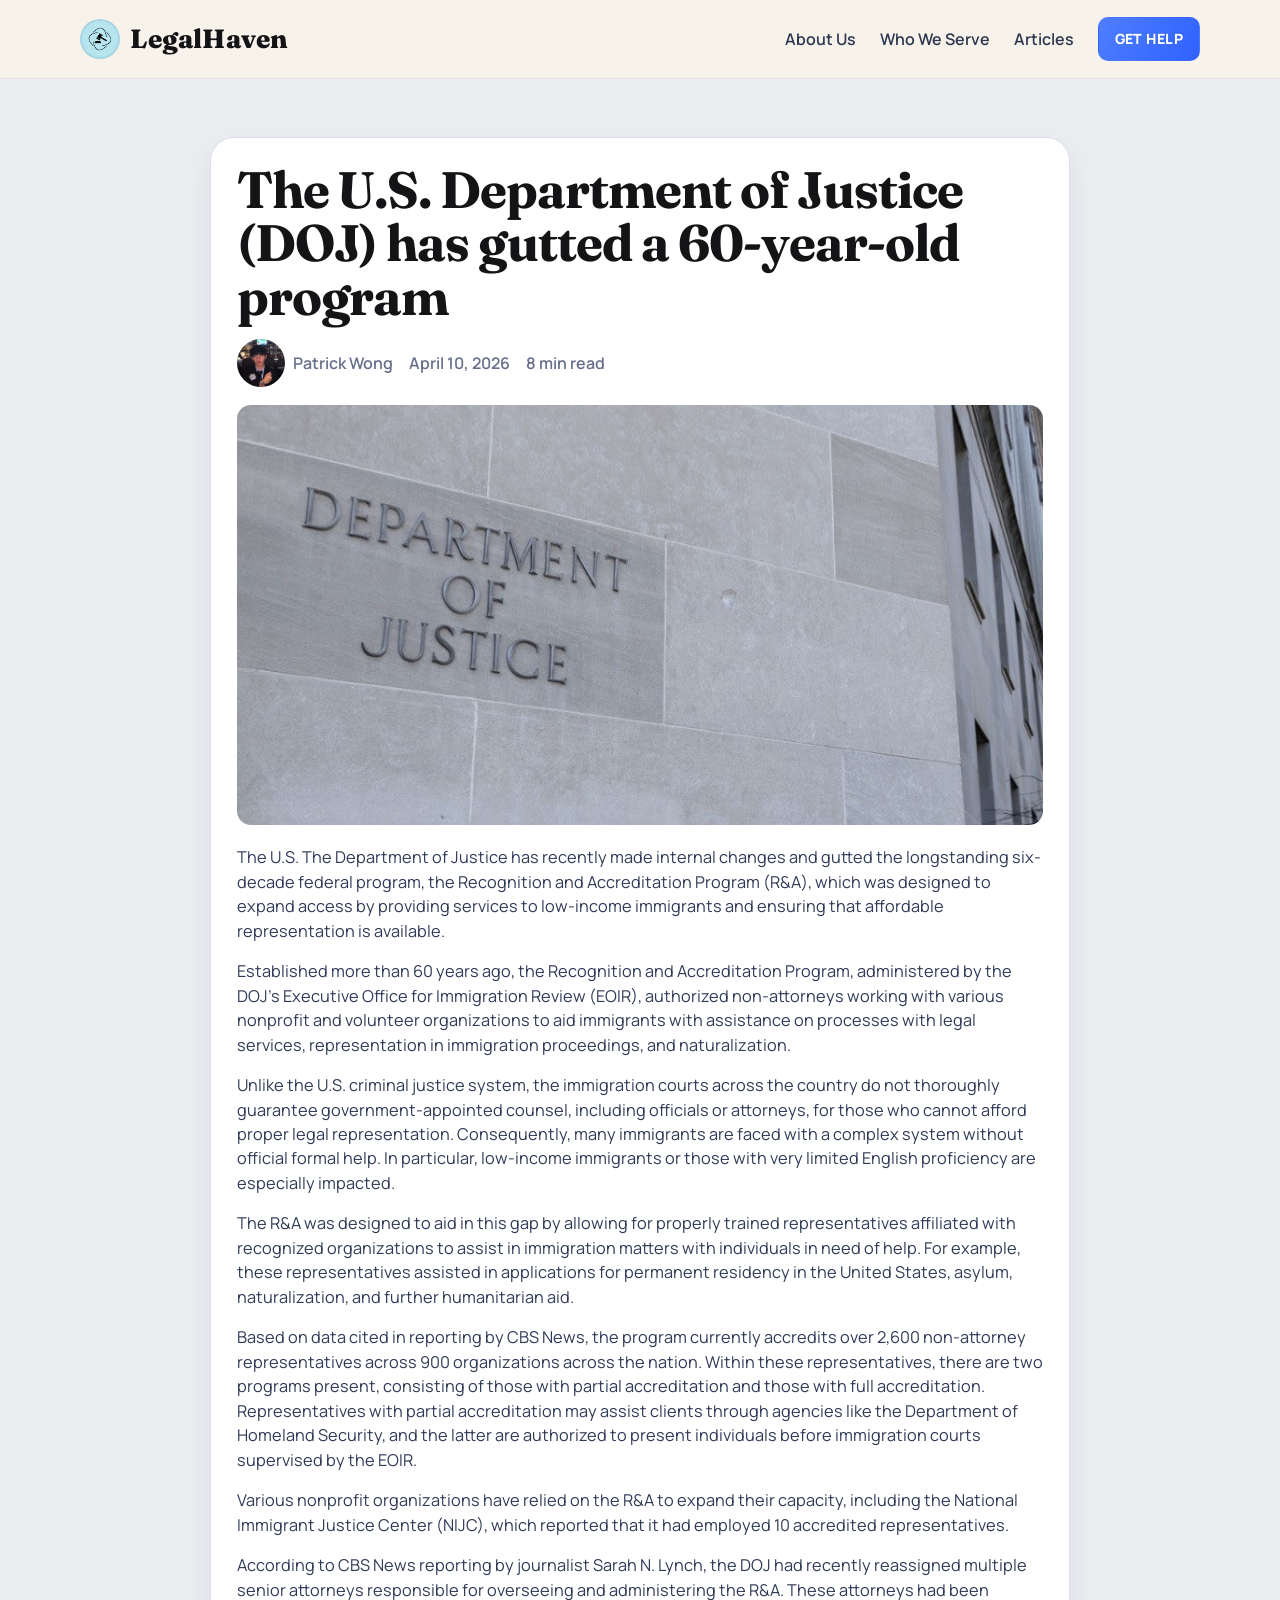
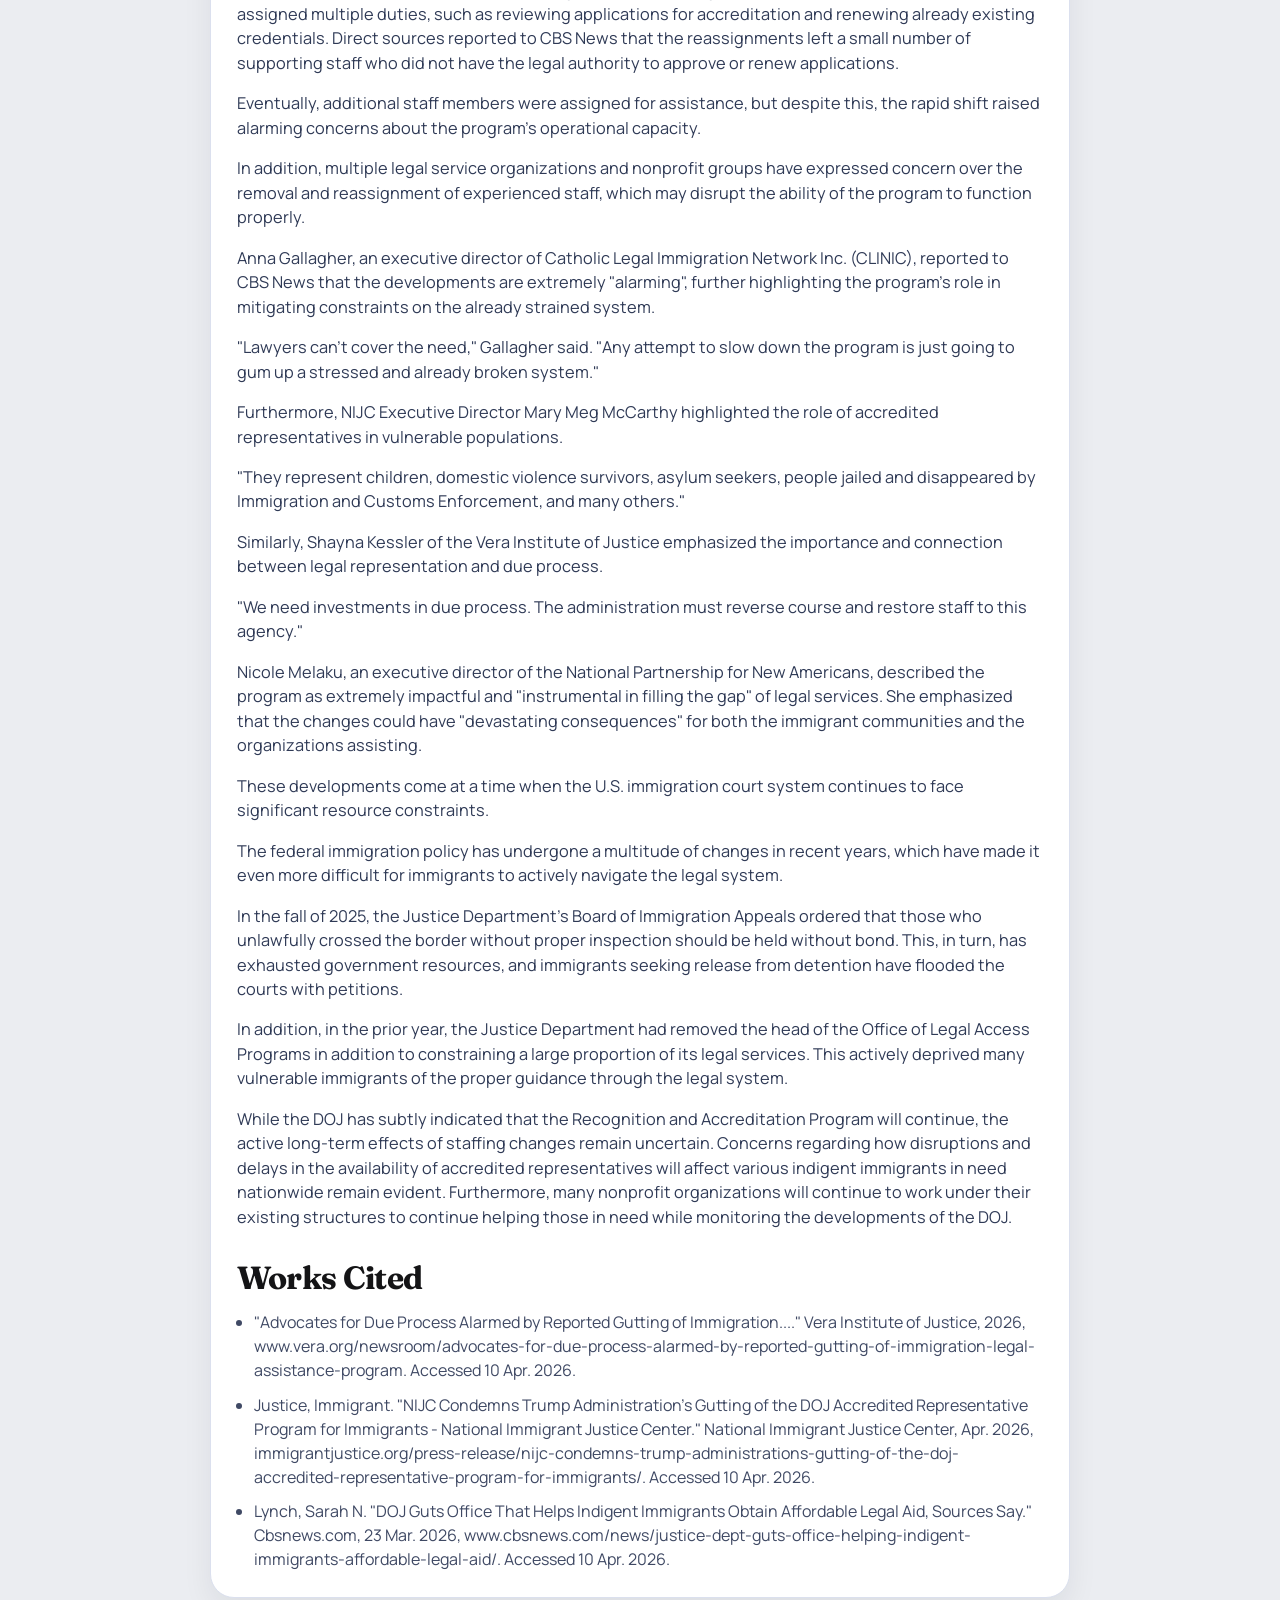
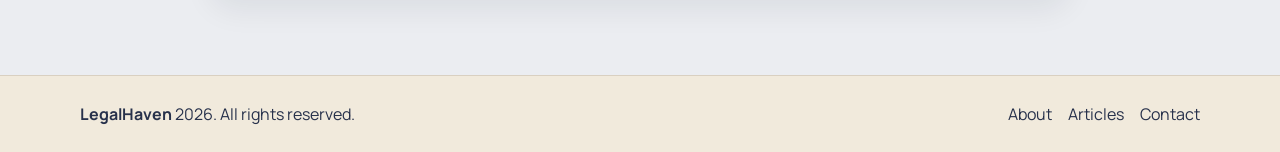
<file: article-doj-program.html>
<!DOCTYPE html>
<html lang="en">
<head>
  <meta charset="UTF-8" />
  <meta name="viewport" content="width=device-width, initial-scale=1.0" />
  <meta name="description" content="Article by Patrick Wong on DOJ changes to immigrant legal representation access." />
  <title>DOJ Program Changes | Legal Haven Articles</title>
  <link rel="icon" type="image/jpeg" href="legallogo_withouttext2.jpg" />
  <link rel="preconnect" href="https://fonts.googleapis.com" />
  <link rel="preconnect" href="https://fonts.gstatic.com" crossorigin />
  <link href="https://fonts.googleapis.com/css2?family=Fraunces:opsz,wght@9..144,700;9..144,800&family=Manrope:wght@400;500;600;700;800&display=swap" rel="stylesheet" />
  <link rel="stylesheet" href="styles.css" />
</head>
<body>
  <a class="skip-link" href="#main-content">Skip to main content</a>

  <header class="site-header" id="top">
    <div class="container nav-wrap">
      <a class="brand" href="/" aria-label="Legal Haven home">
        <img class="brand-mark" src="legallogo_withouttext2.jpg" alt="LegalHaven logo" />
        <span class="brand-text">LegalHaven</span>
      </a>

      <button class="menu-toggle" type="button" aria-expanded="false" aria-controls="primary-nav" aria-label="Toggle navigation">
        <span></span>
        <span></span>
        <span></span>
      </button>

      <nav class="site-nav" id="primary-nav" aria-label="Primary">
        <a href="/about">About Us</a>
        <a href="/about" data-scroll-target="who-we-serve">Who We Serve</a>
        <a href="https://legalhavenfoundation.substack.com/" target="_blank" rel="noopener noreferrer">Articles</a>
        <a class="btn btn-small" href="/contact">Get Help</a>
      </nav>
    </div>
  </header>

  <main id="main-content" class="article-detail-page">
    <section class="article-detail section-light">
      <div class="container">
        <article class="article-shell">
          <h1>The U.S. Department of Justice (DOJ) has gutted a 60-year-old program</h1>

          <div class="article-detail-meta" aria-label="Article metadata">
            <div class="article-author">
              <img src="patrick bigger.png" alt="Patrick Wong" class="article-author-photo" />
              <span>Patrick Wong</span>
            </div>
            <span>April 10, 2026</span>
            <span>8 min read</span>
          </div>

          <img src="depofjus.jpg" alt="Department of Justice building" class="article-hero-image" />

          <div class="article-content">
            <p>The U.S. The Department of Justice has recently made internal changes and gutted the longstanding six-decade federal program, the Recognition and Accreditation Program (R&amp;A), which was designed to expand access by providing services to low-income immigrants and ensuring that affordable representation is available.</p>

            <p>Established more than 60 years ago, the Recognition and Accreditation Program, administered by the DOJ's Executive Office for Immigration Review (EOIR), authorized non-attorneys working with various nonprofit and volunteer organizations to aid immigrants with assistance on processes with legal services, representation in immigration proceedings, and naturalization.</p>

            <p>Unlike the U.S. criminal justice system, the immigration courts across the country do not thoroughly guarantee government-appointed counsel, including officials or attorneys, for those who cannot afford proper legal representation. Consequently, many immigrants are faced with a complex system without official formal help. In particular, low-income immigrants or those with very limited English proficiency are especially impacted.</p>

            <p>The R&amp;A was designed to aid in this gap by allowing for properly trained representatives affiliated with recognized organizations to assist in immigration matters with individuals in need of help. For example, these representatives assisted in applications for permanent residency in the United States, asylum, naturalization, and further humanitarian aid.</p>

            <p>Based on data cited in reporting by CBS News, the program currently accredits over 2,600 non-attorney representatives across 900 organizations across the nation. Within these representatives, there are two programs present, consisting of those with partial accreditation and those with full accreditation. Representatives with partial accreditation may assist clients through agencies like the Department of Homeland Security, and the latter are authorized to present individuals before immigration courts supervised by the EOIR.</p>

            <p>Various nonprofit organizations have relied on the R&amp;A to expand their capacity, including the National Immigrant Justice Center (NIJC), which reported that it had employed 10 accredited representatives.</p>

            <p>According to CBS News reporting by journalist Sarah N. Lynch, the DOJ had recently reassigned multiple senior attorneys responsible for overseeing and administering the R&amp;A. These attorneys had been assigned multiple duties, such as reviewing applications for accreditation and renewing already existing credentials. Direct sources reported to CBS News that the reassignments left a small number of supporting staff who did not have the legal authority to approve or renew applications.</p>

            <p>Eventually, additional staff members were assigned for assistance, but despite this, the rapid shift raised alarming concerns about the program's operational capacity.</p>

            <p>In addition, multiple legal service organizations and nonprofit groups have expressed concern over the removal and reassignment of experienced staff, which may disrupt the ability of the program to function properly.</p>

            <p>Anna Gallagher, an executive director of Catholic Legal Immigration Network Inc. (CLINIC), reported to CBS News that the developments are extremely "alarming", further highlighting the program's role in mitigating constraints on the already strained system.</p>

            <p>"Lawyers can't cover the need," Gallagher said. "Any attempt to slow down the program is just going to gum up a stressed and already broken system."</p>

            <p>Furthermore, NIJC Executive Director Mary Meg McCarthy highlighted the role of accredited representatives in vulnerable populations.</p>

            <p>"They represent children, domestic violence survivors, asylum seekers, people jailed and disappeared by Immigration and Customs Enforcement, and many others."</p>

            <p>Similarly, Shayna Kessler of the Vera Institute of Justice emphasized the importance and connection between legal representation and due process.</p>

            <p>"We need investments in due process. The administration must reverse course and restore staff to this agency."</p>

            <p>Nicole Melaku, an executive director of the National Partnership for New Americans, described the program as extremely impactful and "instrumental in filling the gap" of legal services. She emphasized that the changes could have "devastating consequences" for both the immigrant communities and the organizations assisting.</p>

            <p>These developments come at a time when the U.S. immigration court system continues to face significant resource constraints.</p>

            <p>The federal immigration policy has undergone a multitude of changes in recent years, which have made it even more difficult for immigrants to actively navigate the legal system.</p>

            <p>In the fall of 2025, the Justice Department's Board of Immigration Appeals ordered that those who unlawfully crossed the border without proper inspection should be held without bond. This, in turn, has exhausted government resources, and immigrants seeking release from detention have flooded the courts with petitions.</p>

            <p>In addition, in the prior year, the Justice Department had removed the head of the Office of Legal Access Programs in addition to constraining a large proportion of its legal services. This actively deprived many vulnerable immigrants of the proper guidance through the legal system.</p>

            <p>While the DOJ has subtly indicated that the Recognition and Accreditation Program will continue, the active long-term effects of staffing changes remain uncertain. Concerns regarding how disruptions and delays in the availability of accredited representatives will affect various indigent immigrants in need nationwide remain evident. Furthermore, many nonprofit organizations will continue to work under their existing structures to continue helping those in need while monitoring the developments of the DOJ.</p>

            <h2>Works Cited</h2>
            <ul class="works-cited">
              <li>"Advocates for Due Process Alarmed by Reported Gutting of Immigration...." Vera Institute of Justice, 2026, www.vera.org/newsroom/advocates-for-due-process-alarmed-by-reported-gutting-of-immigration-legal-assistance-program. Accessed 10 Apr. 2026.</li>
              <li>Justice, Immigrant. "NIJC Condemns Trump Administration's Gutting of the DOJ Accredited Representative Program for Immigrants - National Immigrant Justice Center." National Immigrant Justice Center, Apr. 2026, immigrantjustice.org/press-release/nijc-condemns-trump-administrations-gutting-of-the-doj-accredited-representative-program-for-immigrants/. Accessed 10 Apr. 2026.</li>
              <li>Lynch, Sarah N. "DOJ Guts Office That Helps Indigent Immigrants Obtain Affordable Legal Aid, Sources Say." Cbsnews.com, 23 Mar. 2026, www.cbsnews.com/news/justice-dept-guts-office-helping-indigent-immigrants-affordable-legal-aid/. Accessed 10 Apr. 2026.</li>
            </ul>
          </div>
        </article>
      </div>
    </section>
  </main>

  <footer class="site-footer">
    <div class="container footer-wrap">
      <p><strong>LegalHaven</strong> <span id="year"></span>. All rights reserved.</p>
      <div class="footer-links">
        <a href="/about">About</a>
        <a href="https://legalhavenfoundation.substack.com/" target="_blank" rel="noopener noreferrer">Articles</a>
        <a href="/contact">Contact</a>
      </div>
    </div>
  </footer>

  <script src="script.js"></script>
</body>
</html>
</file>
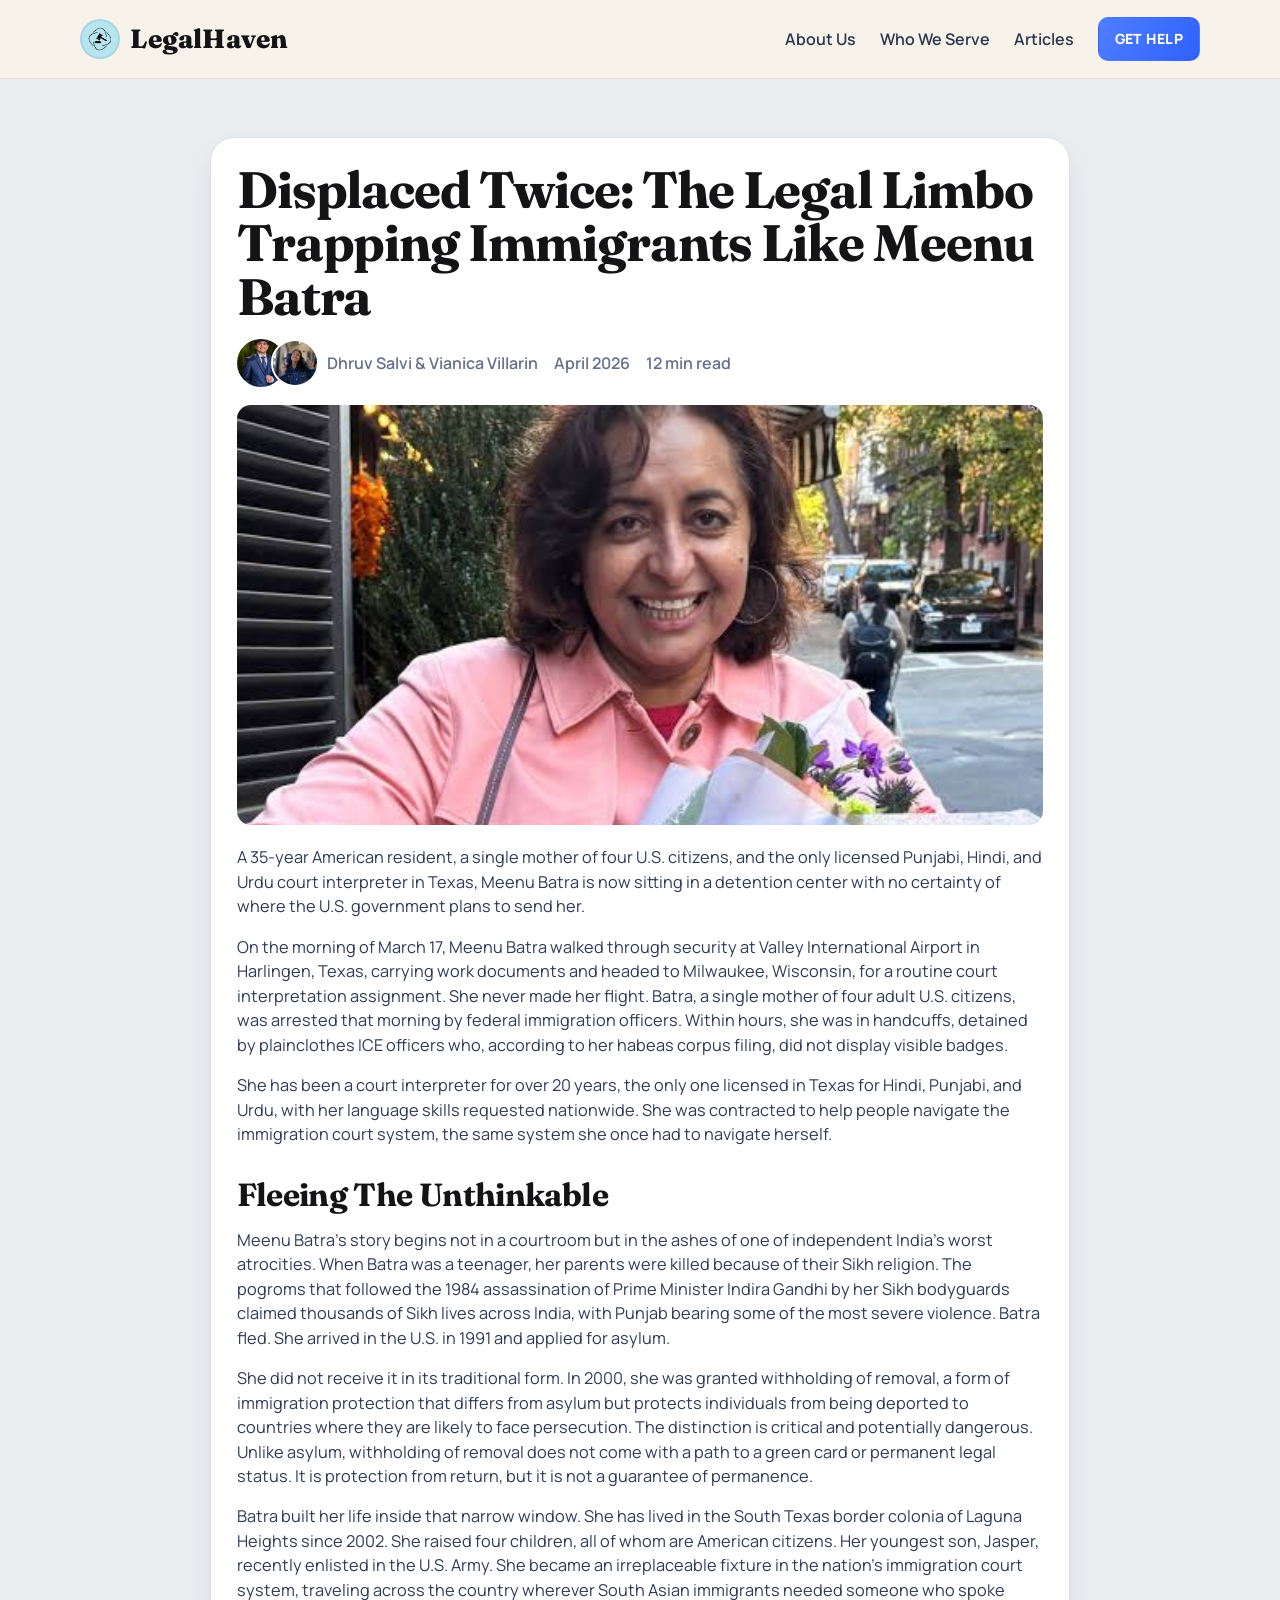
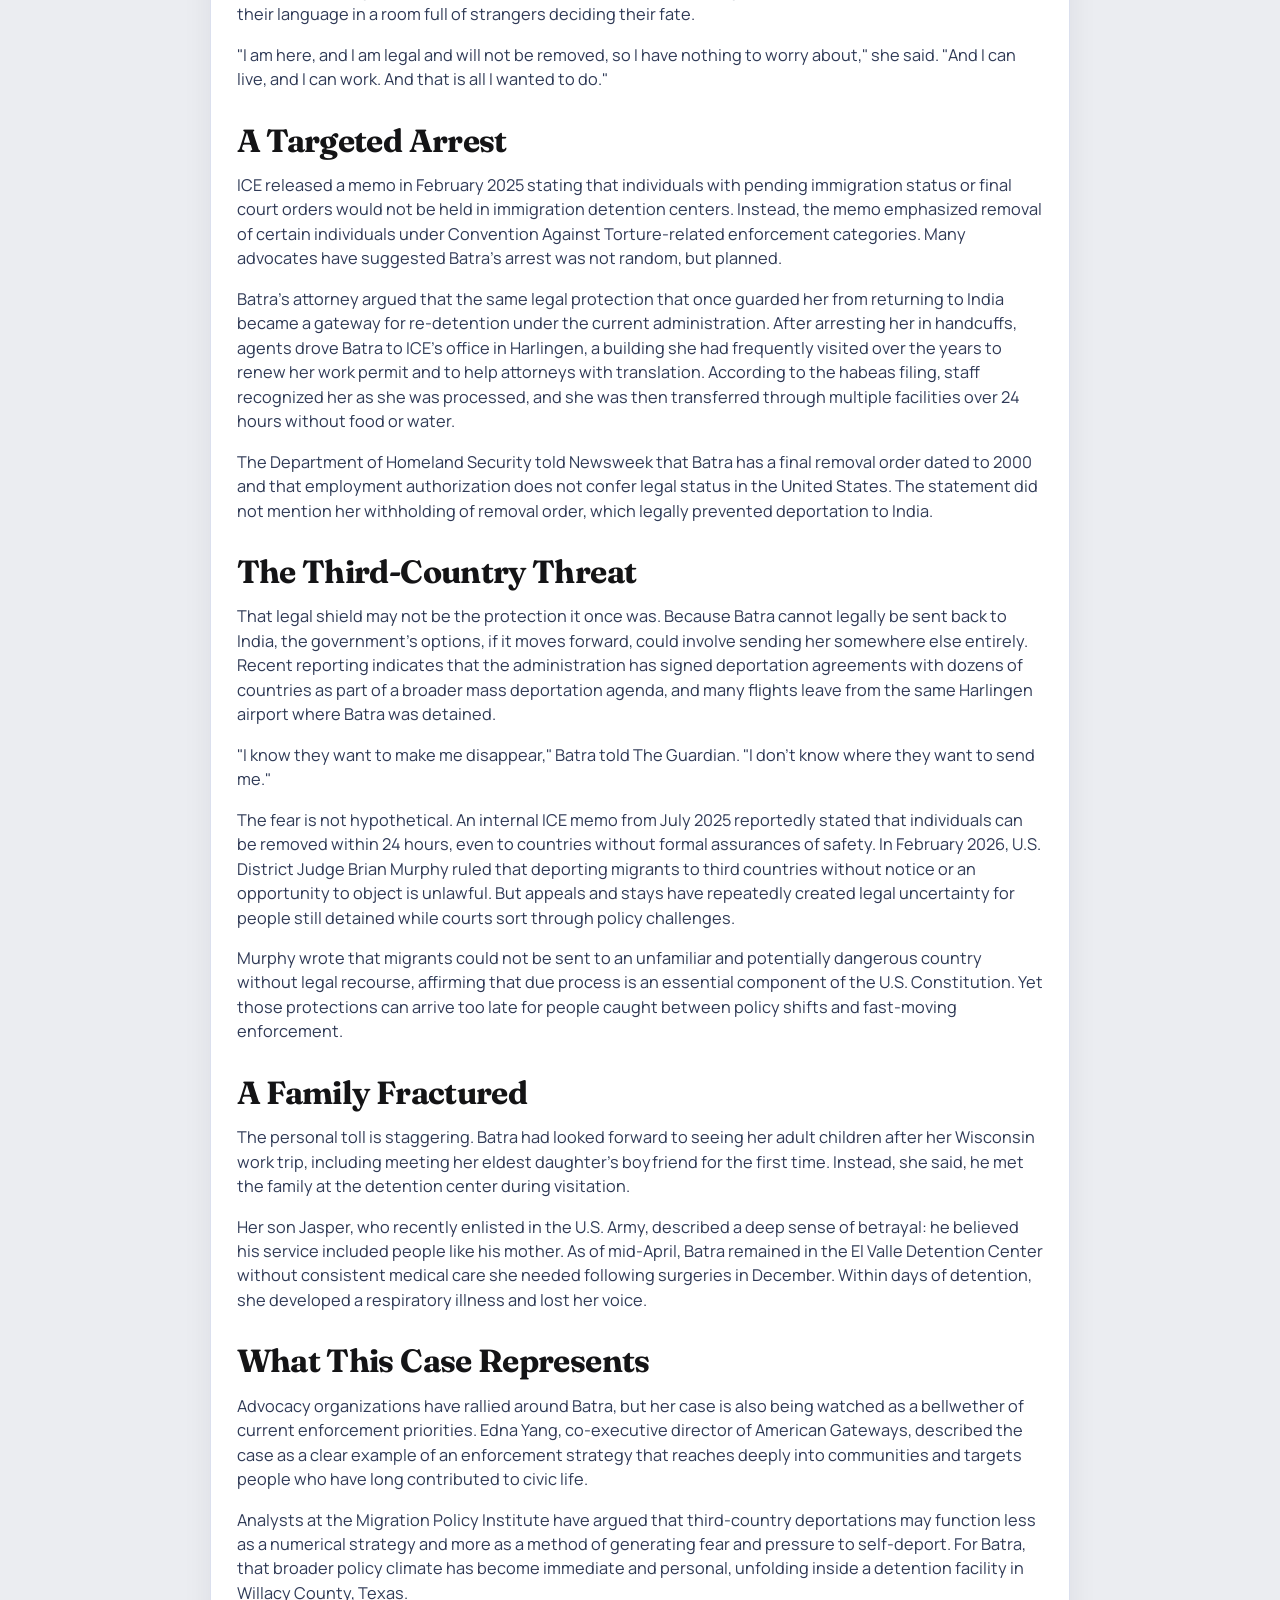
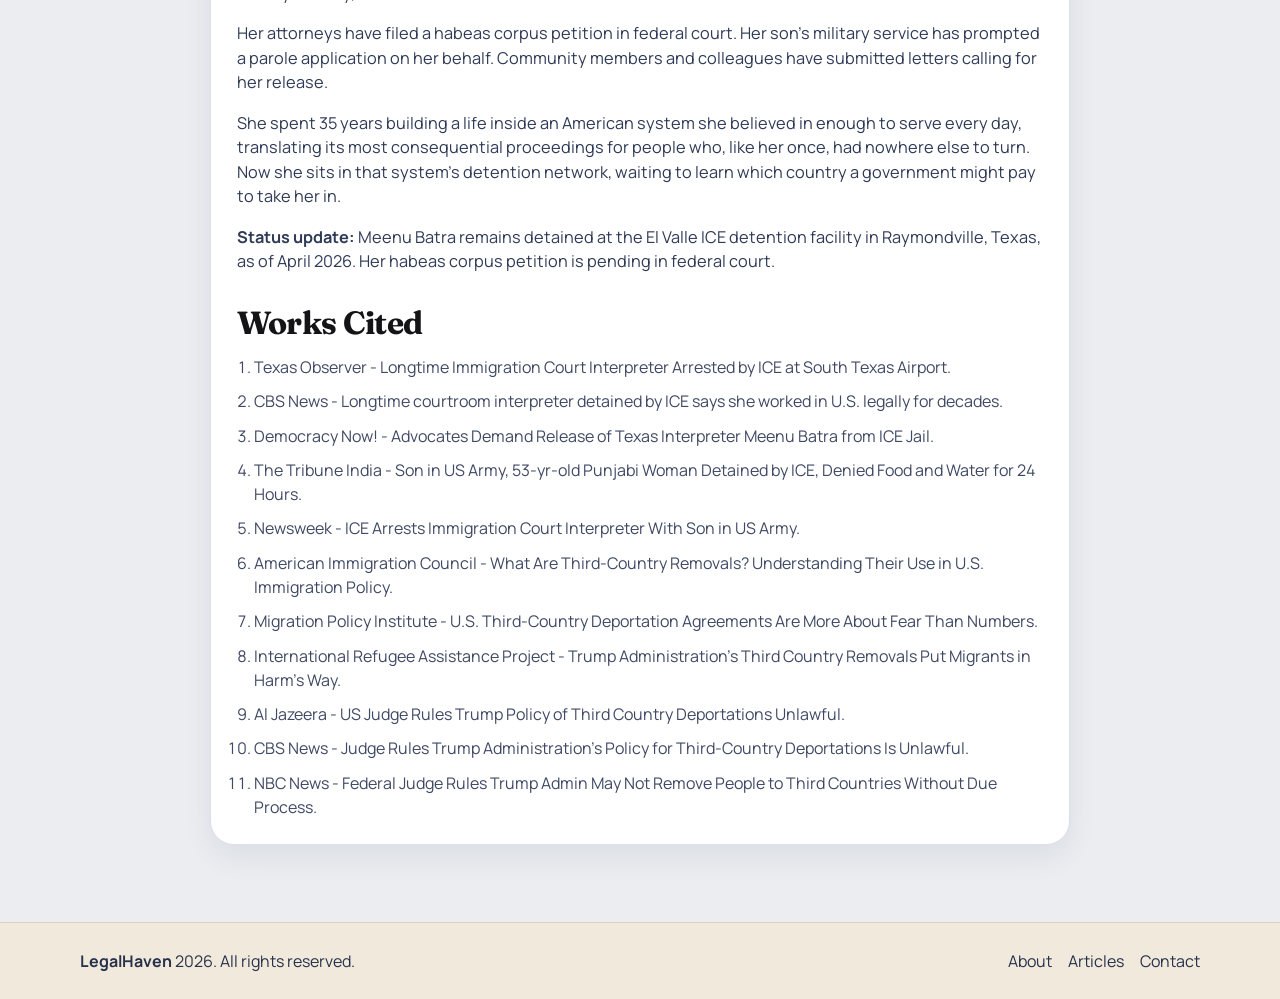
<file: article-meenu-batra.html>
<!DOCTYPE html>
<html lang="en">
<head>
  <meta charset="UTF-8" />
  <meta name="viewport" content="width=device-width, initial-scale=1.0" />
  <meta name="description" content="Article by Dhruv Salvi and Vianica Villarin on the detention of interpreter Meenu Batra and the legal risks of third-country removals." />
  <title>Displaced Twice: Meenu Batra | Legal Haven Articles</title>
  <link rel="icon" type="image/jpeg" href="legallogo_withouttext2.jpg" />
  <link rel="preconnect" href="https://fonts.googleapis.com" />
  <link rel="preconnect" href="https://fonts.gstatic.com" crossorigin />
  <link href="https://fonts.googleapis.com/css2?family=Fraunces:opsz,wght@9..144,700;9..144,800&family=Manrope:wght@400;500;600;700;800&display=swap" rel="stylesheet" />
  <link rel="stylesheet" href="styles.css" />
</head>
<body>
  <a class="skip-link" href="#main-content">Skip to main content</a>

  <header class="site-header" id="top">
    <div class="container nav-wrap">
      <a class="brand" href="/" aria-label="Legal Haven home">
        <img class="brand-mark" src="legallogo_withouttext2.jpg" alt="LegalHaven logo" />
        <span class="brand-text">LegalHaven</span>
      </a>

      <button class="menu-toggle" type="button" aria-expanded="false" aria-controls="primary-nav" aria-label="Toggle navigation">
        <span></span>
        <span></span>
        <span></span>
      </button>

      <nav class="site-nav" id="primary-nav" aria-label="Primary">
        <a href="/about">About Us</a>
        <a href="/about" data-scroll-target="who-we-serve">Who We Serve</a>
        <a href="https://legalhavenfoundation.substack.com/" target="_blank" rel="noopener noreferrer">Articles</a>
        <a class="btn btn-small" href="/contact">Get Help</a>
      </nav>
    </div>
  </header>

  <main id="main-content" class="article-detail-page">
    <section class="article-detail section-light">
      <div class="container">
        <article class="article-shell">
          <h1>Displaced Twice: The Legal Limbo Trapping Immigrants Like Meenu Batra</h1>

          <div class="article-detail-meta" aria-label="Article metadata">
            <div class="article-author">
              <span class="article-author-photos" aria-hidden="true">
                <img src="dhruv.jpg" alt="Dhruv Salvi" class="article-author-photo" />
                <img src="vianica.jpg" alt="Vianica Villarin" class="article-author-photo" />
              </span>
              <span>Dhruv Salvi &amp; Vianica Villarin</span>
            </div>
            <span>April 2026</span>
            <span>12 min read</span>
          </div>

          <img src="Meenu Batra pic.jpg" alt="Meenu Batra case coverage image" class="article-hero-image meenu-hero-image" />

          <div class="article-content">
            <p>A 35-year American resident, a single mother of four U.S. citizens, and the only licensed Punjabi, Hindi, and Urdu court interpreter in Texas, Meenu Batra is now sitting in a detention center with no certainty of where the U.S. government plans to send her.</p>

            <p>On the morning of March 17, Meenu Batra walked through security at Valley International Airport in Harlingen, Texas, carrying work documents and headed to Milwaukee, Wisconsin, for a routine court interpretation assignment. She never made her flight. Batra, a single mother of four adult U.S. citizens, was arrested that morning by federal immigration officers. Within hours, she was in handcuffs, detained by plainclothes ICE officers who, according to her habeas corpus filing, did not display visible badges.</p>

            <p>She has been a court interpreter for over 20 years, the only one licensed in Texas for Hindi, Punjabi, and Urdu, with her language skills requested nationwide. She was contracted to help people navigate the immigration court system, the same system she once had to navigate herself.</p>

            <h2>Fleeing The Unthinkable</h2>
            <p>Meenu Batra's story begins not in a courtroom but in the ashes of one of independent India's worst atrocities. When Batra was a teenager, her parents were killed because of their Sikh religion. The pogroms that followed the 1984 assassination of Prime Minister Indira Gandhi by her Sikh bodyguards claimed thousands of Sikh lives across India, with Punjab bearing some of the most severe violence. Batra fled. She arrived in the U.S. in 1991 and applied for asylum.</p>

            <p>She did not receive it in its traditional form. In 2000, she was granted withholding of removal, a form of immigration protection that differs from asylum but protects individuals from being deported to countries where they are likely to face persecution. The distinction is critical and potentially dangerous. Unlike asylum, withholding of removal does not come with a path to a green card or permanent legal status. It is protection from return, but it is not a guarantee of permanence.</p>

            <p>Batra built her life inside that narrow window. She has lived in the South Texas border colonia of Laguna Heights since 2002. She raised four children, all of whom are American citizens. Her youngest son, Jasper, recently enlisted in the U.S. Army. She became an irreplaceable fixture in the nation's immigration court system, traveling across the country wherever South Asian immigrants needed someone who spoke their language in a room full of strangers deciding their fate.</p>

            <p>"I am here, and I am legal and will not be removed, so I have nothing to worry about," she said. "And I can live, and I can work. And that is all I wanted to do."</p>

            <h2>A Targeted Arrest</h2>
            <p>ICE released a memo in February 2025 stating that individuals with pending immigration status or final court orders would not be held in immigration detention centers. Instead, the memo emphasized removal of certain individuals under Convention Against Torture-related enforcement categories. Many advocates have suggested Batra's arrest was not random, but planned.</p>

            <p>Batra's attorney argued that the same legal protection that once guarded her from returning to India became a gateway for re-detention under the current administration. After arresting her in handcuffs, agents drove Batra to ICE's office in Harlingen, a building she had frequently visited over the years to renew her work permit and to help attorneys with translation. According to the habeas filing, staff recognized her as she was processed, and she was then transferred through multiple facilities over 24 hours without food or water.</p>

            <p>The Department of Homeland Security told Newsweek that Batra has a final removal order dated to 2000 and that employment authorization does not confer legal status in the United States. The statement did not mention her withholding of removal order, which legally prevented deportation to India.</p>

            <h2>The Third-Country Threat</h2>
            <p>That legal shield may not be the protection it once was. Because Batra cannot legally be sent back to India, the government's options, if it moves forward, could involve sending her somewhere else entirely. Recent reporting indicates that the administration has signed deportation agreements with dozens of countries as part of a broader mass deportation agenda, and many flights leave from the same Harlingen airport where Batra was detained.</p>

            <p>"I know they want to make me disappear," Batra told The Guardian. "I don't know where they want to send me."</p>

            <p>The fear is not hypothetical. An internal ICE memo from July 2025 reportedly stated that individuals can be removed within 24 hours, even to countries without formal assurances of safety. In February 2026, U.S. District Judge Brian Murphy ruled that deporting migrants to third countries without notice or an opportunity to object is unlawful. But appeals and stays have repeatedly created legal uncertainty for people still detained while courts sort through policy challenges.</p>

            <p>Murphy wrote that migrants could not be sent to an unfamiliar and potentially dangerous country without legal recourse, affirming that due process is an essential component of the U.S. Constitution. Yet those protections can arrive too late for people caught between policy shifts and fast-moving enforcement.</p>

            <h2>A Family Fractured</h2>
            <p>The personal toll is staggering. Batra had looked forward to seeing her adult children after her Wisconsin work trip, including meeting her eldest daughter's boyfriend for the first time. Instead, she said, he met the family at the detention center during visitation.</p>

            <p>Her son Jasper, who recently enlisted in the U.S. Army, described a deep sense of betrayal: he believed his service included people like his mother. As of mid-April, Batra remained in the El Valle Detention Center without consistent medical care she needed following surgeries in December. Within days of detention, she developed a respiratory illness and lost her voice.</p>

            <h2>What This Case Represents</h2>
            <p>Advocacy organizations have rallied around Batra, but her case is also being watched as a bellwether of current enforcement priorities. Edna Yang, co-executive director of American Gateways, described the case as a clear example of an enforcement strategy that reaches deeply into communities and targets people who have long contributed to civic life.</p>

            <p>Analysts at the Migration Policy Institute have argued that third-country deportations may function less as a numerical strategy and more as a method of generating fear and pressure to self-deport. For Batra, that broader policy climate has become immediate and personal, unfolding inside a detention facility in Willacy County, Texas.</p>

            <p>Her attorneys have filed a habeas corpus petition in federal court. Her son's military service has prompted a parole application on her behalf. Community members and colleagues have submitted letters calling for her release.</p>

            <p>She spent 35 years building a life inside an American system she believed in enough to serve every day, translating its most consequential proceedings for people who, like her once, had nowhere else to turn. Now she sits in that system's detention network, waiting to learn which country a government might pay to take her in.</p>

            <p><strong>Status update:</strong> Meenu Batra remains detained at the El Valle ICE detention facility in Raymondville, Texas, as of April 2026. Her habeas corpus petition is pending in federal court.</p>

            <h2>Works Cited</h2>
            <ol class="works-cited">
              <li><a href="https://www.texasobserver.org/immigration-court-interpreter-arrested-ice-south-texas-airport/" target="_blank" rel="noopener noreferrer">Texas Observer - Longtime Immigration Court Interpreter Arrested by ICE at South Texas Airport.</a></li>
              <li><a href="https://www.cbsnews.com/news/courtroom-interpreter-detained-by-ice-meenu-batra/" target="_blank" rel="noopener noreferrer">CBS News - Longtime courtroom interpreter detained by ICE says she worked in U.S. legally for decades.</a></li>
              <li><a href="https://www.democracynow.org/2026/4/17/headlines/advocates_demand_release_of_texas_interpreter_meenu_batra_from_ice_jail" target="_blank" rel="noopener noreferrer">Democracy Now! - Advocates Demand Release of Texas Interpreter Meenu Batra from ICE Jail.</a></li>
              <li><a href="https://www.tribuneindia.com/news/punjab/son-in-us-army-53-yr-old-punjabi-woman-detained-by-ice-denied-food-and-water-for-24-hours/" target="_blank" rel="noopener noreferrer">The Tribune India - Son in US Army, 53-yr-old Punjabi Woman Detained by ICE, Denied Food and Water for 24 Hours.</a></li>
              <li><a href="https://www.newsweek.com/ice-arrest-immigration-court-interpreter-us-army-texas-mom-india-11837423" target="_blank" rel="noopener noreferrer">Newsweek - ICE Arrests Immigration Court Interpreter With Son in US Army.</a></li>
              <li><a href="https://www.americanimmigrationcouncil.org/fact-sheet/what-are-third-country-removals-factsheet/" target="_blank" rel="noopener noreferrer">American Immigration Council - What Are Third-Country Removals? Understanding Their Use in U.S. Immigration Policy.</a></li>
              <li><a href="https://www.migrationpolicy.org/news/us-third-country-deportation-agreements" target="_blank" rel="noopener noreferrer">Migration Policy Institute - U.S. Third-Country Deportation Agreements Are More About Fear Than Numbers.</a></li>
              <li><a href="https://refugeerights.org/news-resources/trump-administrations-third-country-removals-put-migrants-in-harms-way" target="_blank" rel="noopener noreferrer">International Refugee Assistance Project - Trump Administration's Third Country Removals Put Migrants in Harm's Way.</a></li>
              <li><a href="https://www.aljazeera.com/news/2026/2/25/us-judge-rules-trump-policy-of-third-country-deportations-unlawful" target="_blank" rel="noopener noreferrer">Al Jazeera - US Judge Rules Trump Policy of Third Country Deportations Unlawful.</a></li>
              <li><a href="https://www.cbsnews.com/news/judge-third-country-deportations-trump-administration/" target="_blank" rel="noopener noreferrer">CBS News - Judge Rules Trump Administration's Policy for Third-Country Deportations Is Unlawful.</a></li>
              <li><a href="https://www.nbcnews.com/news/us-news/federal-judge-murphy-trump-third-country-deportations-unlawful-rcna260684" target="_blank" rel="noopener noreferrer">NBC News - Federal Judge Rules Trump Admin May Not Remove People to Third Countries Without Due Process.</a></li>
            </ol>
          </div>
        </article>
      </div>
    </section>
  </main>

  <footer class="site-footer">
    <div class="container footer-wrap">
      <p><strong>LegalHaven</strong> <span id="year"></span>. All rights reserved.</p>
      <div class="footer-links">
        <a href="/about">About</a>
        <a href="https://legalhavenfoundation.substack.com/" target="_blank" rel="noopener noreferrer">Articles</a>
        <a href="/contact">Contact</a>
      </div>
    </div>
  </footer>

  <script src="script.js"></script>
</body>
</html>
</file>
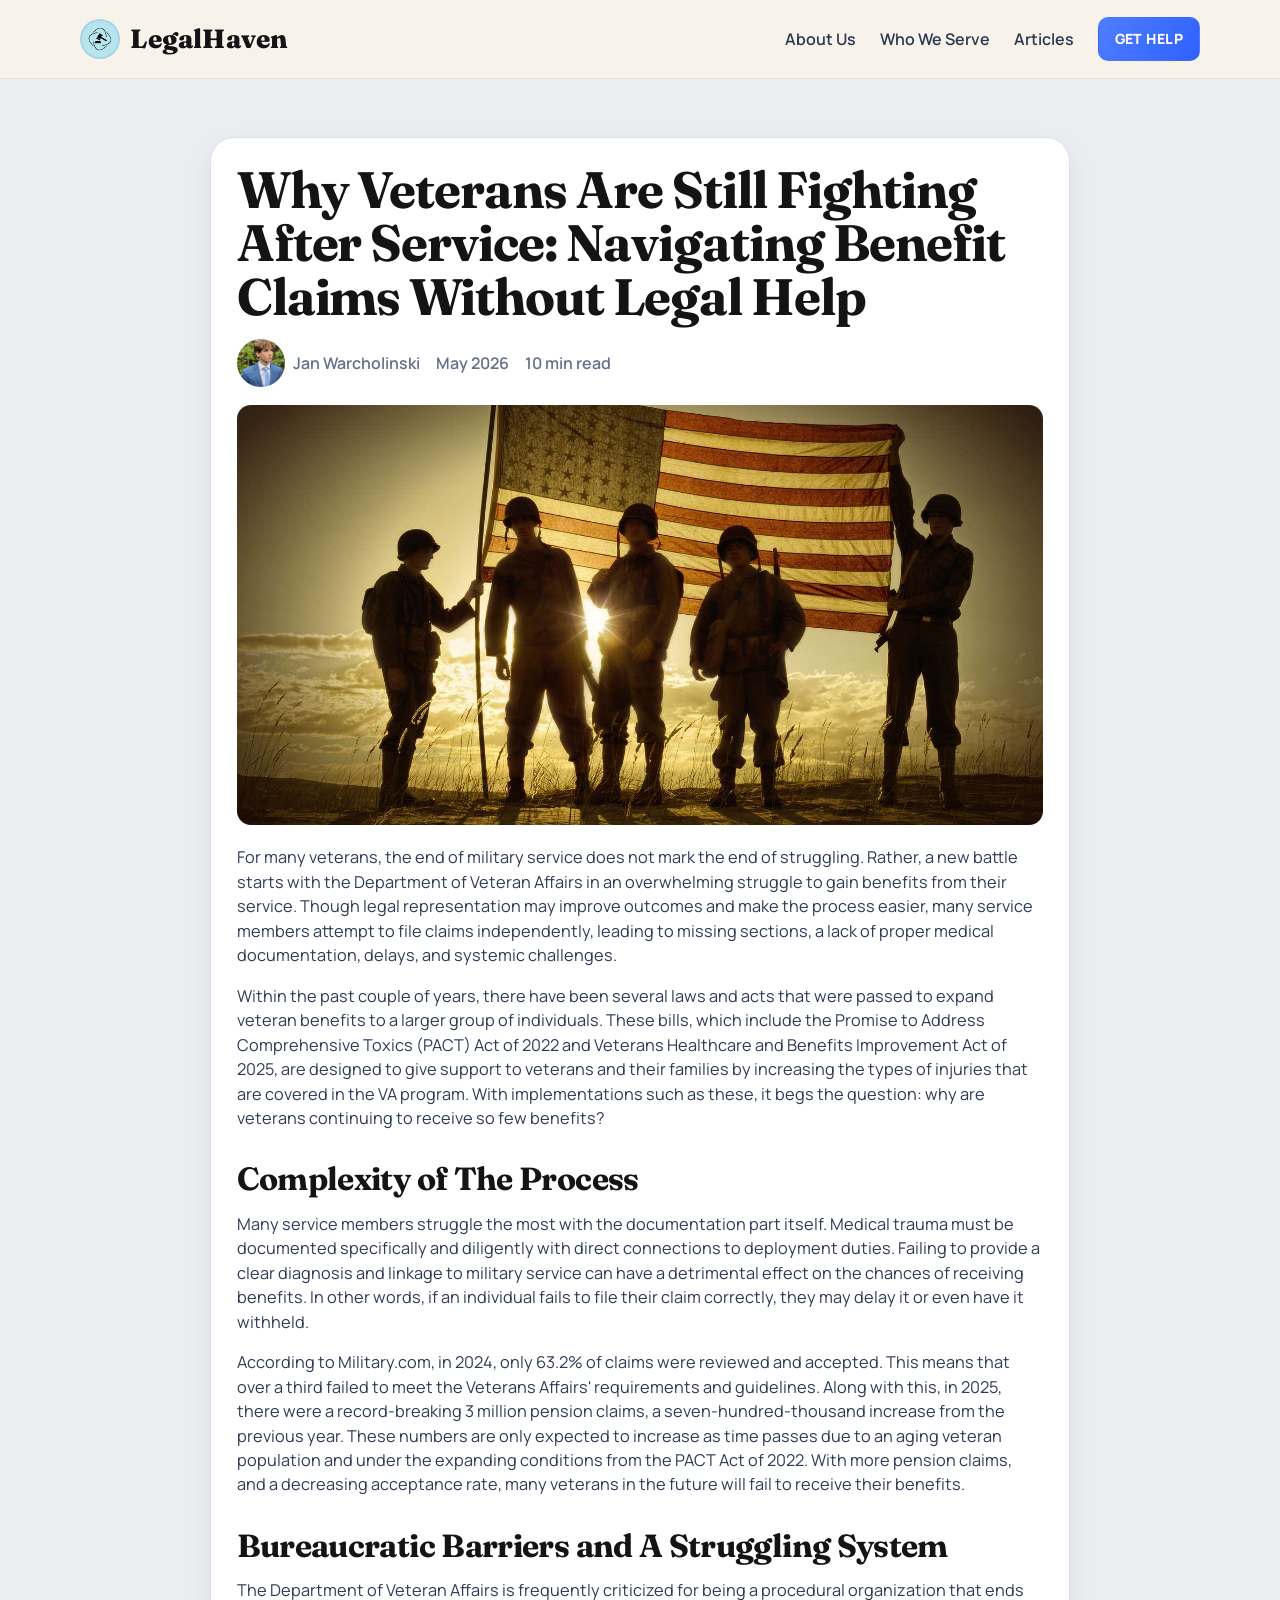
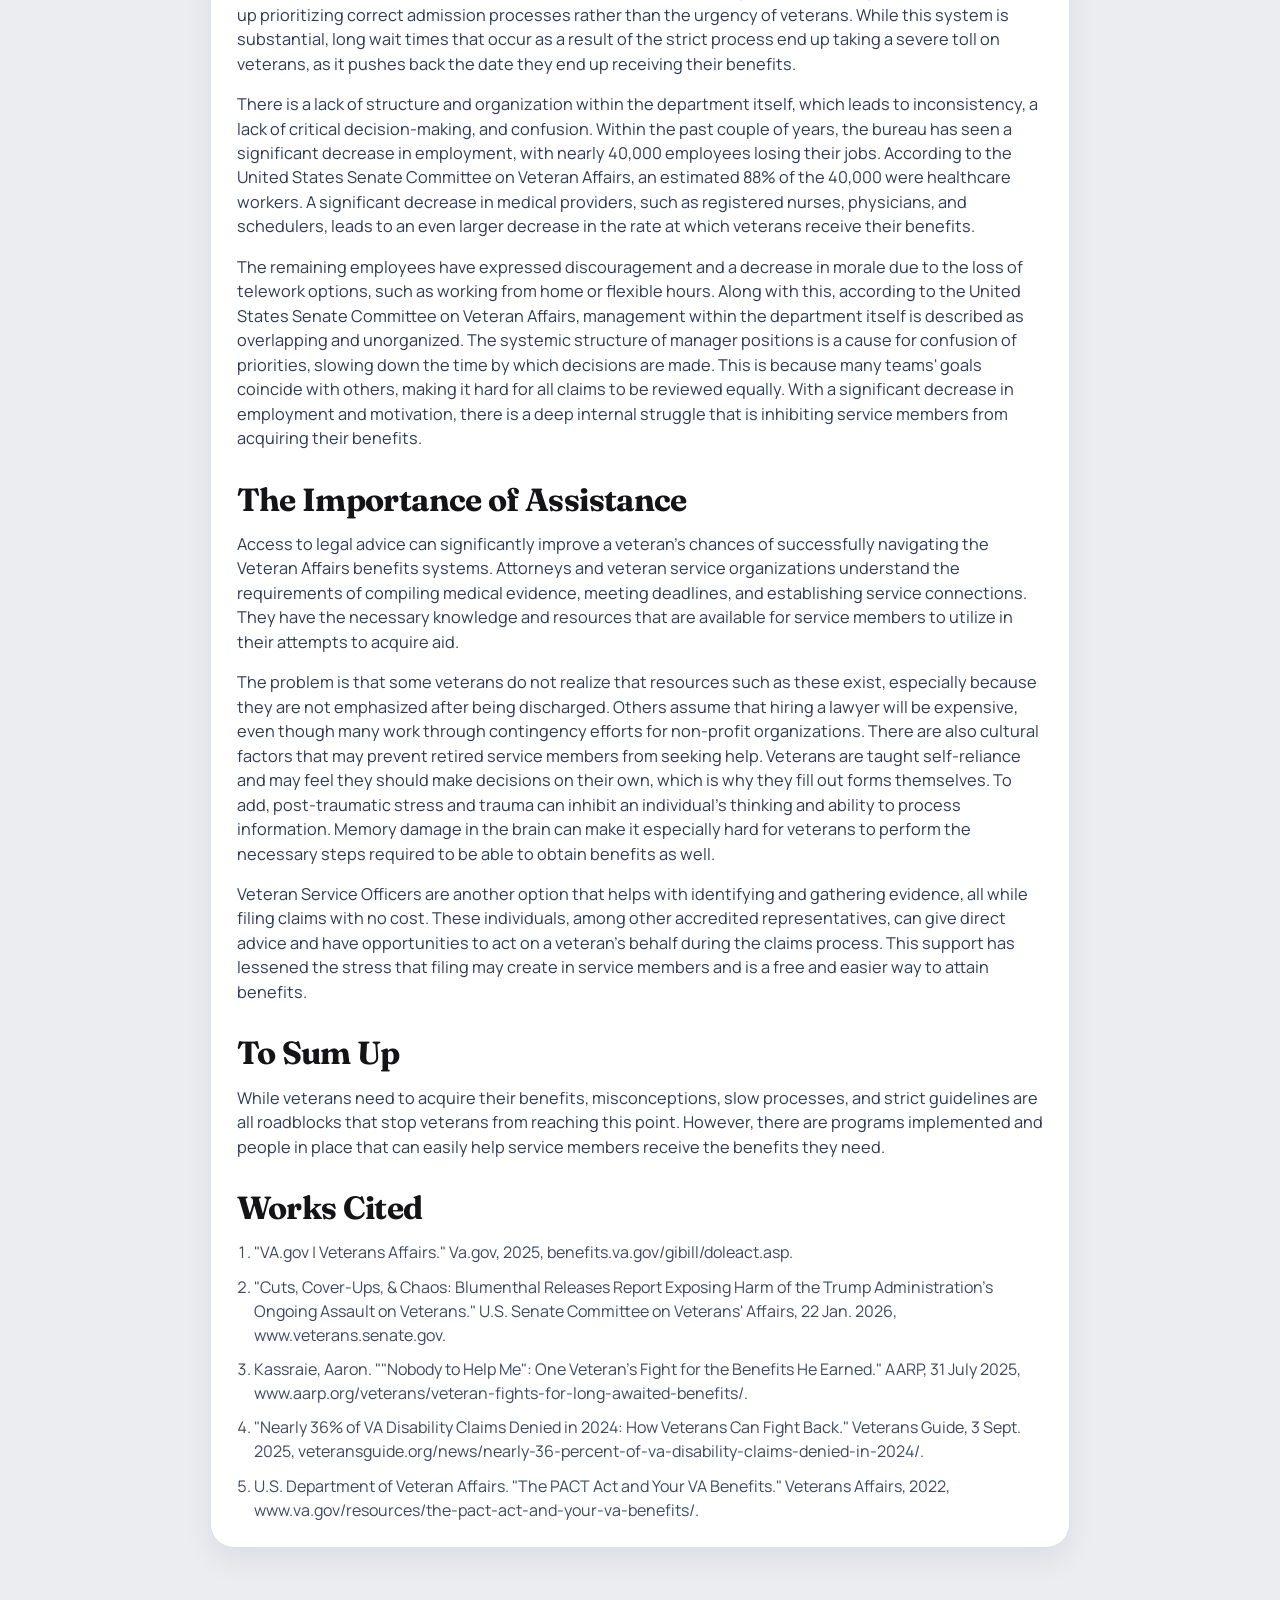
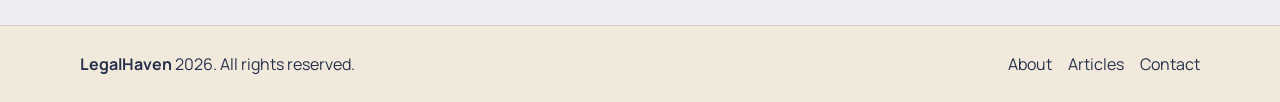
<file: article-veterans-benefits.html>
<!DOCTYPE html>
<html lang="en">
<head>
  <meta charset="UTF-8" />
  <meta name="viewport" content="width=device-width, initial-scale=1.0" />
  <meta name="description" content="Article by Jan Warcholinski on why veterans struggle to access benefits and the importance of legal assistance navigating VA claims." />
  <title>Why Veterans Are Still Fighting After Service | Legal Haven Articles</title>
  <link rel="icon" type="image/jpeg" href="legallogo_withouttext2.jpg" />
  <link rel="preconnect" href="https://fonts.googleapis.com" />
  <link rel="preconnect" href="https://fonts.gstatic.com" crossorigin />
  <link href="https://fonts.googleapis.com/css2?family=Fraunces:opsz,wght@9..144,700;9..144,800&family=Manrope:wght@400;500;600;700;800&display=swap" rel="stylesheet" />
  <link rel="stylesheet" href="styles.css" />
</head>
<body>
  <a class="skip-link" href="#main-content">Skip to main content</a>

  <header class="site-header" id="top">
    <div class="container nav-wrap">
      <a class="brand" href="/" aria-label="Legal Haven home">
        <img class="brand-mark" src="legallogo_withouttext2.jpg" alt="LegalHaven logo" />
        <span class="brand-text">LegalHaven</span>
      </a>

      <button class="menu-toggle" type="button" aria-expanded="false" aria-controls="primary-nav" aria-label="Toggle navigation">
        <span></span>
        <span></span>
        <span></span>
      </button>

      <nav class="site-nav" id="primary-nav" aria-label="Primary">
        <a href="/about">About Us</a>
        <a href="/about" data-scroll-target="who-we-serve">Who We Serve</a>
        <a href="https://legalhavenfoundation.substack.com/" target="_blank" rel="noopener noreferrer">Articles</a>
        <a class="btn btn-small" href="/contact">Get Help</a>
      </nav>
    </div>
  </header>

  <main id="main-content" class="article-detail-page">
    <section class="article-detail section-light">
      <div class="container">
        <article class="article-shell">
          <h1>Why Veterans Are Still Fighting After Service: Navigating Benefit Claims Without Legal Help</h1>

          <div class="article-detail-meta" aria-label="Article metadata">
            <div class="article-author">
              <img src="Jan.jpg" alt="Jan Warcholinski" class="article-author-photo" />
              <span>Jan Warcholinski</span>
            </div>
            <span>May 2026</span>
            <span>10 min read</span>
          </div>

          <img src="VET.png" alt="Veterans benefits and service members" class="article-hero-image" />

          <div class="article-content">
            <p>For many veterans, the end of military service does not mark the end of struggling. Rather, a new battle starts with the Department of Veteran Affairs in an overwhelming struggle to gain benefits from their service. Though legal representation may improve outcomes and make the process easier, many service members attempt to file claims independently, leading to missing sections, a lack of proper medical documentation, delays, and systemic challenges.</p>

            <p>Within the past couple of years, there have been several laws and acts that were passed to expand veteran benefits to a larger group of individuals. These bills, which include the Promise to Address Comprehensive Toxics (PACT) Act of 2022 and Veterans Healthcare and Benefits Improvement Act of 2025, are designed to give support to veterans and their families by increasing the types of injuries that are covered in the VA program. With implementations such as these, it begs the question: why are veterans continuing to receive so few benefits?</p>

            <h2>Complexity of The Process</h2>

            <p>Many service members struggle the most with the documentation part itself. Medical trauma must be documented specifically and diligently with direct connections to deployment duties. Failing to provide a clear diagnosis and linkage to military service can have a detrimental effect on the chances of receiving benefits. In other words, if an individual fails to file their claim correctly, they may delay it or even have it withheld.</p>

            <p>According to Military.com, in 2024, only 63.2% of claims were reviewed and accepted. This means that over a third failed to meet the Veterans Affairs' requirements and guidelines. Along with this, in 2025, there were a record-breaking 3 million pension claims, a seven-hundred-thousand increase from the previous year. These numbers are only expected to increase as time passes due to an aging veteran population and under the expanding conditions from the PACT Act of 2022. With more pension claims, and a decreasing acceptance rate, many veterans in the future will fail to receive their benefits.</p>

            <h2>Bureaucratic Barriers and A Struggling System</h2>

            <p>The Department of Veteran Affairs is frequently criticized for being a procedural organization that ends up prioritizing correct admission processes rather than the urgency of veterans. While this system is substantial, long wait times that occur as a result of the strict process end up taking a severe toll on veterans, as it pushes back the date they end up receiving their benefits.</p>

            <p>There is a lack of structure and organization within the department itself, which leads to inconsistency, a lack of critical decision-making, and confusion. Within the past couple of years, the bureau has seen a significant decrease in employment, with nearly 40,000 employees losing their jobs. According to the United States Senate Committee on Veteran Affairs, an estimated 88% of the 40,000 were healthcare workers. A significant decrease in medical providers, such as registered nurses, physicians, and schedulers, leads to an even larger decrease in the rate at which veterans receive their benefits.</p>

            <p>The remaining employees have expressed discouragement and a decrease in morale due to the loss of telework options, such as working from home or flexible hours. Along with this, according to the United States Senate Committee on Veteran Affairs, management within the department itself is described as overlapping and unorganized. The systemic structure of manager positions is a cause for confusion of priorities, slowing down the time by which decisions are made. This is because many teams' goals coincide with others, making it hard for all claims to be reviewed equally. With a significant decrease in employment and motivation, there is a deep internal struggle that is inhibiting service members from acquiring their benefits.</p>

            <h2>The Importance of Assistance</h2>

            <p>Access to legal advice can significantly improve a veteran's chances of successfully navigating the Veteran Affairs benefits systems. Attorneys and veteran service organizations understand the requirements of compiling medical evidence, meeting deadlines, and establishing service connections. They have the necessary knowledge and resources that are available for service members to utilize in their attempts to acquire aid.</p>

            <p>The problem is that some veterans do not realize that resources such as these exist, especially because they are not emphasized after being discharged. Others assume that hiring a lawyer will be expensive, even though many work through contingency efforts for non-profit organizations. There are also cultural factors that may prevent retired service members from seeking help. Veterans are taught self-reliance and may feel they should make decisions on their own, which is why they fill out forms themselves. To add, post-traumatic stress and trauma can inhibit an individual's thinking and ability to process information. Memory damage in the brain can make it especially hard for veterans to perform the necessary steps required to be able to obtain benefits as well.</p>

            <p>Veteran Service Officers are another option that helps with identifying and gathering evidence, all while filing claims with no cost. These individuals, among other accredited representatives, can give direct advice and have opportunities to act on a veteran's behalf during the claims process. This support has lessened the stress that filing may create in service members and is a free and easier way to attain benefits.</p>

            <h2>To Sum Up</h2>

            <p>While veterans need to acquire their benefits, misconceptions, slow processes, and strict guidelines are all roadblocks that stop veterans from reaching this point. However, there are programs implemented and people in place that can easily help service members receive the benefits they need.</p>

            <h2>Works Cited</h2>
            <ol class="works-cited">
              <li>"VA.gov | Veterans Affairs." Va.gov, 2025, <a href="https://benefits.va.gov/gibill/doleact.asp" target="_blank" rel="noopener noreferrer">benefits.va.gov/gibill/doleact.asp</a>.</li>
              <li>"Cuts, Cover-Ups, & Chaos: Blumenthal Releases Report Exposing Harm of the Trump Administration's Ongoing Assault on Veterans." U.S. Senate Committee on Veterans' Affairs, 22 Jan. 2026, <a href="https://www.veterans.senate.gov/2026/1/cuts-cover-ups-chaos-blumenthal-releases-report-exposing-harm-of-the-trump-administration-s-ongoing-assault-on-veterans" target="_blank" rel="noopener noreferrer">www.veterans.senate.gov</a>.</li>
              <li>Kassraie, Aaron. ""Nobody to Help Me": One Veteran's Fight for the Benefits He Earned." AARP, 31 July 2025, <a href="https://www.aarp.org/veterans/veteran-fights-for-long-awaited-benefits/" target="_blank" rel="noopener noreferrer">www.aarp.org/veterans/veteran-fights-for-long-awaited-benefits/</a>.</li>
              <li>"Nearly 36% of VA Disability Claims Denied in 2024: How Veterans Can Fight Back." Veterans Guide, 3 Sept. 2025, <a href="https://veteransguide.org/news/nearly-36-percent-of-va-disability-claims-denied-in-2024/" target="_blank" rel="noopener noreferrer">veteransguide.org/news/nearly-36-percent-of-va-disability-claims-denied-in-2024/</a>.</li>
              <li>U.S. Department of Veteran Affairs. "The PACT Act and Your VA Benefits." Veterans Affairs, 2022, <a href="https://www.va.gov/resources/the-pact-act-and-your-va-benefits/" target="_blank" rel="noopener noreferrer">www.va.gov/resources/the-pact-act-and-your-va-benefits/</a>.</li>
            </ol>
          </div>
        </article>
      </div>
    </section>
  </main>

  <footer class="site-footer">
    <div class="container footer-wrap">
      <p><strong>LegalHaven</strong> <span id="year"></span>. All rights reserved.</p>
      <div class="footer-links">
        <a href="/about">About</a>
        <a href="https://legalhavenfoundation.substack.com/" target="_blank" rel="noopener noreferrer">Articles</a>
        <a href="/contact">Contact</a>
      </div>
    </div>
  </footer>

  <script src="script.js"></script>
</body>
</html>
</file>
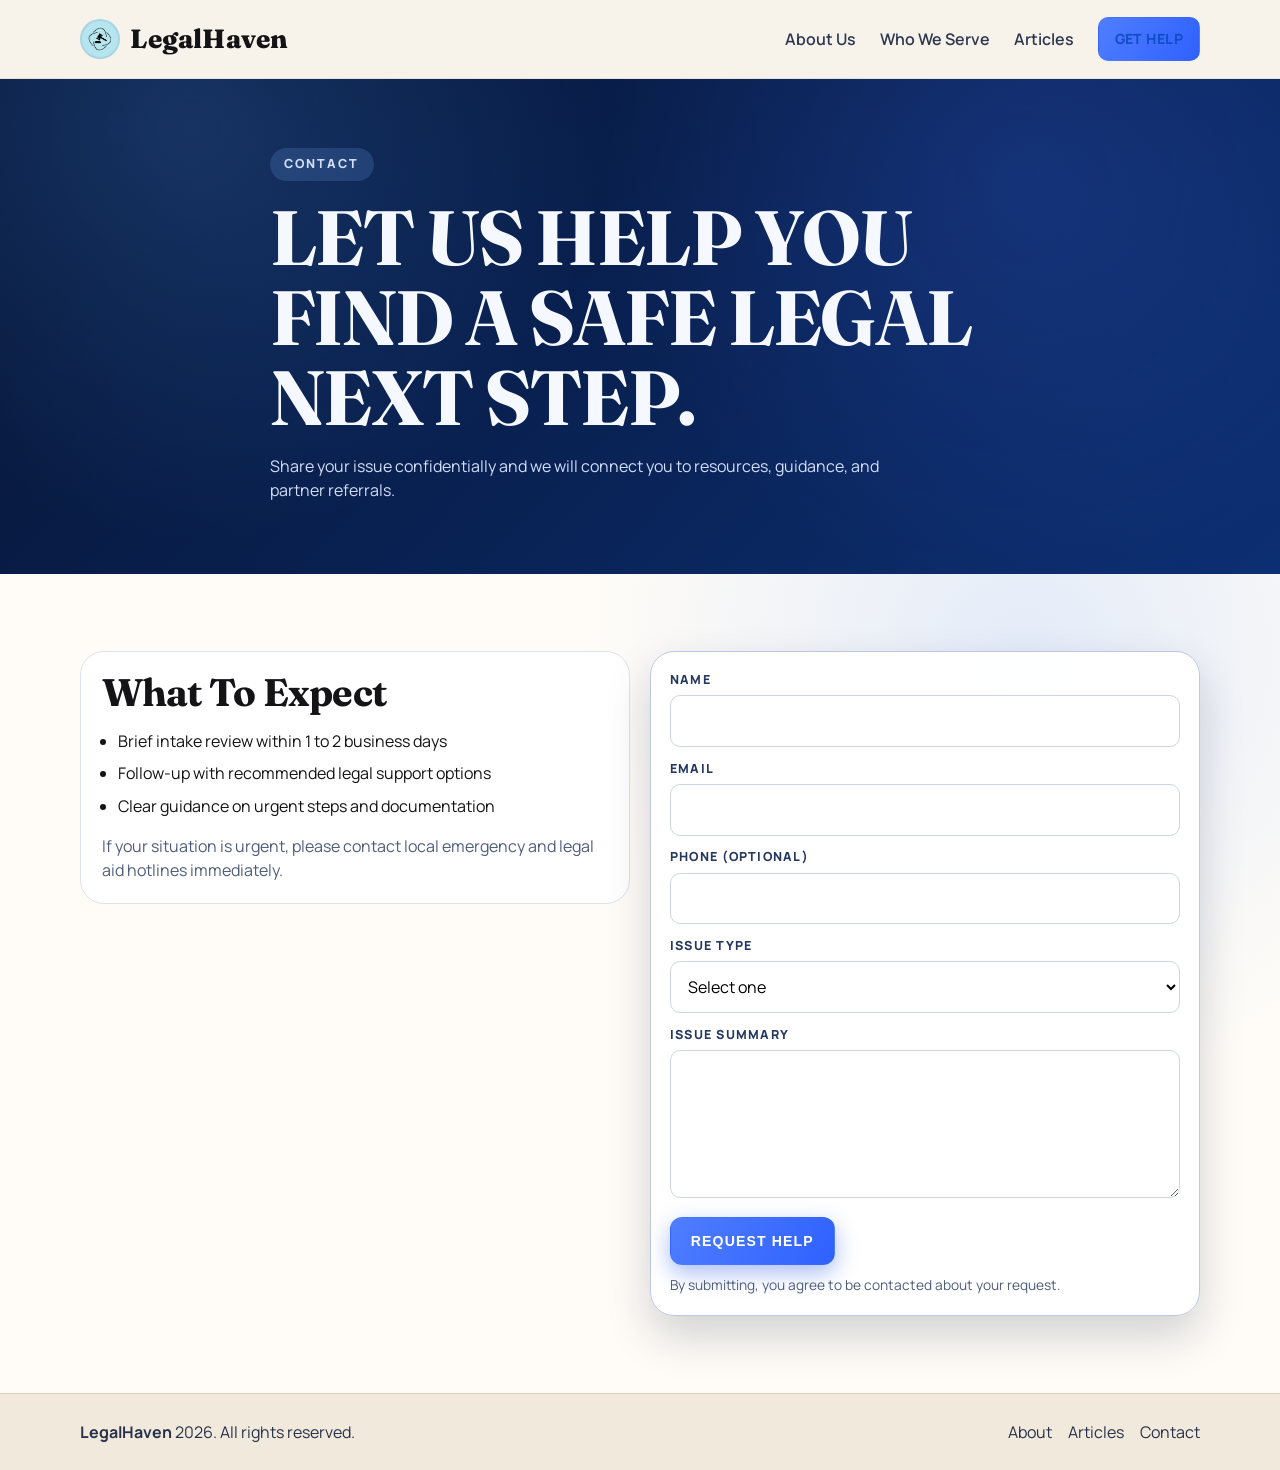
<file: contact.html>
<!DOCTYPE html>
<html lang="en">
<head>
  <meta charset="UTF-8" />
  <meta name="viewport" content="width=device-width, initial-scale=1.0" />
  <meta name="description" content="Contact Legal Haven to request legal guidance, referrals, and community support resources." />
  <title>Contact | Legal Haven</title>
  <link rel="icon" type="image/jpeg" href="legallogo_withouttext2.jpg" />
  <link rel="preconnect" href="https://fonts.googleapis.com" />
  <link rel="preconnect" href="https://fonts.gstatic.com" crossorigin />
  <link href="https://fonts.googleapis.com/css2?family=Fraunces:opsz,wght@9..144,700;9..144,800&family=Manrope:wght@400;500;600;700;800&display=swap" rel="stylesheet" />
  <link rel="stylesheet" href="styles.css" />
</head>
<body>
  <a class="skip-link" href="#main-content">Skip to main content</a>

  <header class="site-header" id="top">
    <div class="container nav-wrap">
      <a class="brand" href="/" aria-label="Legal Haven home">
        <img class="brand-mark" src="legallogo_withouttext2.jpg" alt="LegalHaven logo" />
        <span class="brand-text">LegalHaven</span>
      </a>

      <button class="menu-toggle" type="button" aria-expanded="false" aria-controls="primary-nav" aria-label="Toggle navigation">
        <span></span>
        <span></span>
        <span></span>
      </button>

      <nav class="site-nav" id="primary-nav" aria-label="Primary">
        <a href="/about">About Us</a>
        <a href="/about" data-scroll-target="who-we-serve">Who We Serve</a>
        <a href="https://legalhavenfoundation.substack.com/" target="_blank" rel="noopener noreferrer">Articles</a>
        <a class="btn btn-small" href="/contact" aria-current="page">Get Help</a>
      </nav>
    </div>
  </header>

  <main id="main-content">
    <section class="page-hero section-dark">
      <div class="container page-hero-inner reveal">
        <p class="eyebrow">Contact</p>
        <h1>Let Us Help You Find A Safe Legal Next Step.</h1>
        <p>
          Share your issue confidentially and we will connect you to resources, guidance, and partner referrals.
        </p>
      </div>
    </section>

    <section class="contact-page section-light">
      <div class="container contact-page-grid">
        <article class="contact-info reveal">
          <h2>What To Expect</h2>
          <ul>
            <li>Brief intake review within 1 to 2 business days</li>
            <li>Follow-up with recommended legal support options</li>
            <li>Clear guidance on urgent steps and documentation</li>
          </ul>
          <p class="contact-note">
            If your situation is urgent, please contact local emergency and legal aid hotlines immediately.
          </p>
        </article>

        <form class="contact-form reveal" aria-label="Contact request form">
          <label for="name">Name</label>
          <input id="name" name="name" type="text" autocomplete="name" required />

          <label for="email">Email</label>
          <input id="email" name="email" type="email" autocomplete="email" required />

          <label for="phone">Phone (optional)</label>
          <input id="phone" name="phone" type="tel" autocomplete="tel" />

          <label for="issue-type">Issue Type</label>
          <select id="issue-type" name="issue-type" required>
            <option value="" selected disabled>Select one</option>
            <option value="housing">Housing / Eviction</option>
            <option value="family">Family / Safety</option>
            <option value="immigration">Immigration</option>
            <option value="benefits">Benefits / Public Aid</option>
            <option value="other">Other</option>
          </select>

          <label for="issue">Issue summary</label>
          <textarea id="issue" name="issue" rows="5" required></textarea>

          <button type="submit" class="btn btn-primary">Request Help</button>
          <p class="form-note">By submitting, you agree to be contacted about your request.</p>
        </form>
      </div>
    </section>
  </main>

  <footer class="site-footer">
    <div class="container footer-wrap">
      <p><strong>LegalHaven</strong> <span id="year"></span>. All rights reserved.</p>
      <div class="footer-links">
        <a href="/about">About</a>
        <a href="https://legalhavenfoundation.substack.com/" target="_blank" rel="noopener noreferrer">Articles</a>
        <a href="/contact">Contact</a>
      </div>
    </div>
  </footer>

  <script src="script.js"></script>
</body>
</html>
</file>
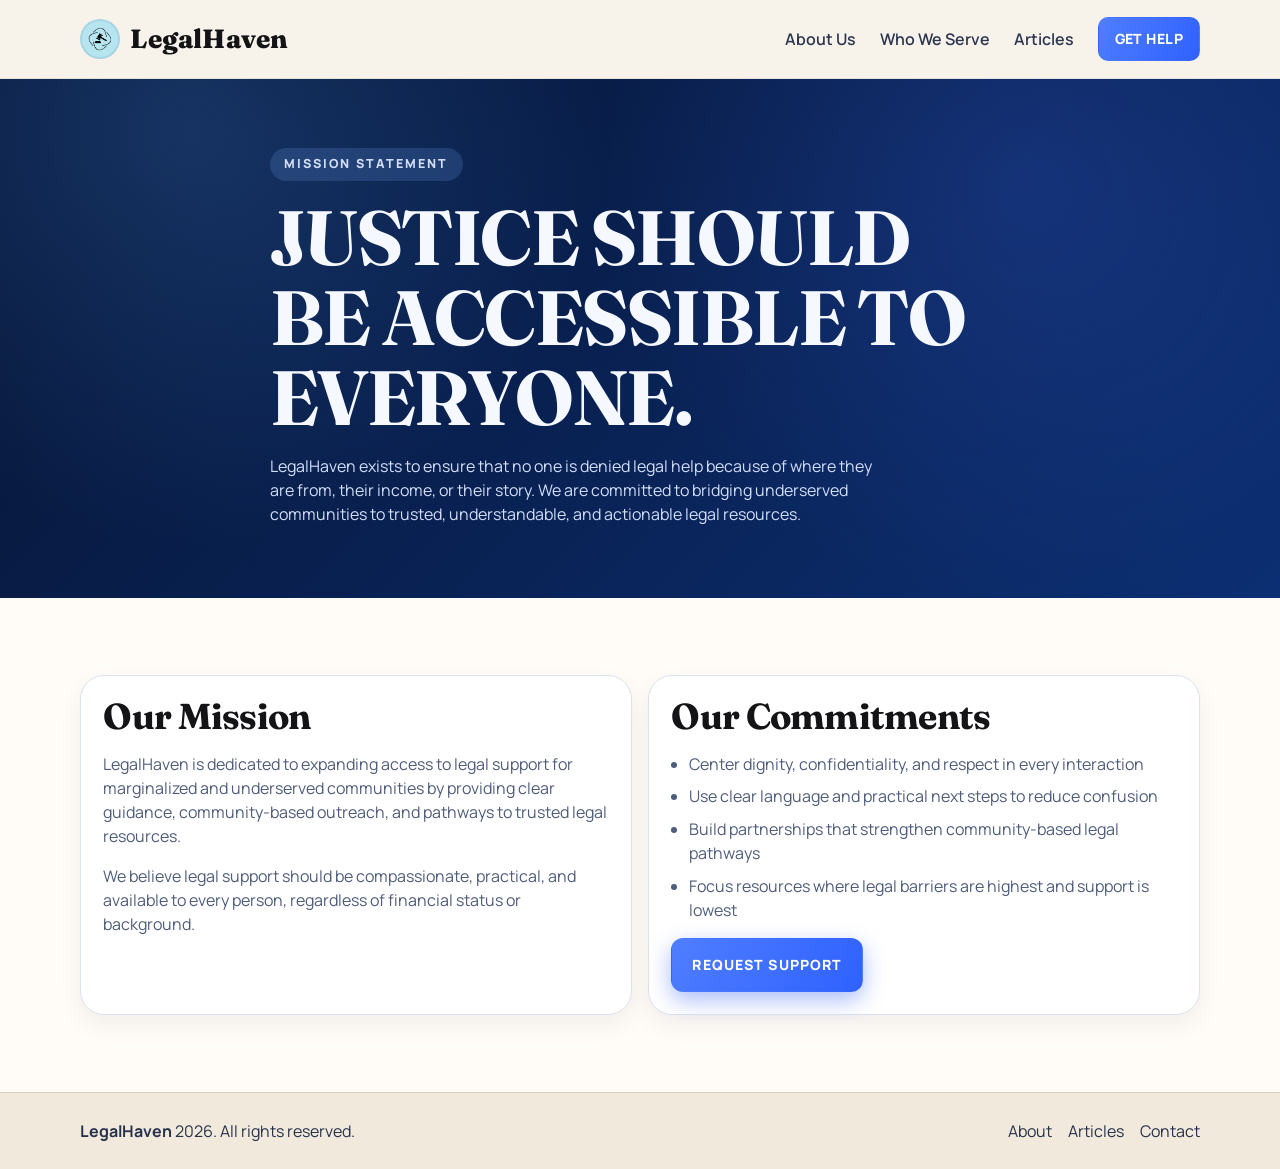
<file: mission.html>
<!DOCTYPE html>
<html lang="en">
<head>
  <meta charset="UTF-8" />
  <meta name="viewport" content="width=device-width, initial-scale=1.0" />
  <meta name="description" content="Read LegalHaven's mission statement and guiding commitments to equitable legal access." />
  <title>Mission | Legal Haven</title>
  <link rel="icon" type="image/jpeg" href="legallogo_withouttext2.jpg" />
  <link rel="preconnect" href="https://fonts.googleapis.com" />
  <link rel="preconnect" href="https://fonts.gstatic.com" crossorigin />
  <link href="https://fonts.googleapis.com/css2?family=Fraunces:opsz,wght@9..144,700;9..144,800&family=Manrope:wght@400;500;600;700;800&display=swap" rel="stylesheet" />
  <link rel="stylesheet" href="styles.css" />
</head>
<body>
  <a class="skip-link" href="#main-content">Skip to main content</a>

  <header class="site-header" id="top">
    <div class="container nav-wrap">
      <a class="brand" href="/" aria-label="Legal Haven home">
        <img class="brand-mark" src="legallogo_withouttext2.jpg" alt="LegalHaven logo" />
        <span class="brand-text">LegalHaven</span>
      </a>

      <button class="menu-toggle" type="button" aria-expanded="false" aria-controls="primary-nav" aria-label="Toggle navigation">
        <span></span>
        <span></span>
        <span></span>
      </button>

      <nav class="site-nav" id="primary-nav" aria-label="Primary">
        <a href="/about">About Us</a>
        <a href="/about" data-scroll-target="who-we-serve">Who We Serve</a>
        <a href="https://legalhavenfoundation.substack.com/" target="_blank" rel="noopener noreferrer">Articles</a>
        <a class="btn btn-small" href="/contact">Get Help</a>
      </nav>
    </div>
  </header>

  <main id="main-content">
    <section class="page-hero section-dark">
      <div class="container page-hero-inner reveal">
        <p class="eyebrow">Mission Statement</p>
        <h1>Justice Should Be Accessible To Everyone.</h1>
        <p>
          LegalHaven exists to ensure that no one is denied legal help because of where they are from,
          their income, or their story. We are committed to bridging underserved communities to trusted,
          understandable, and actionable legal resources.
        </p>
      </div>
    </section>

    <section class="mission section-light" id="mission">
      <div class="container mission-grid">
        <article class="mission-card reveal">
          <h2>Our Mission</h2>
          <p>
            LegalHaven is dedicated to expanding access to legal support for marginalized and underserved
            communities by providing clear guidance, community-based outreach, and pathways to trusted legal resources.
          </p>
          <p>
            We believe legal support should be compassionate, practical, and available to every person,
            regardless of financial status or background.
          </p>
        </article>

        <article class="mission-card reveal">
          <h2>Our Commitments</h2>
          <ul>
            <li>Center dignity, confidentiality, and respect in every interaction</li>
            <li>Use clear language and practical next steps to reduce confusion</li>
            <li>Build partnerships that strengthen community-based legal pathways</li>
            <li>Focus resources where legal barriers are highest and support is lowest</li>
          </ul>
          <a class="btn btn-primary" href="/contact">Request Support</a>
        </article>
      </div>
    </section>
  </main>

  <footer class="site-footer">
    <div class="container footer-wrap">
      <p><strong>LegalHaven</strong> <span id="year"></span>. All rights reserved.</p>
      <div class="footer-links">
        <a href="/about">About</a>
        <a href="https://legalhavenfoundation.substack.com/" target="_blank" rel="noopener noreferrer">Articles</a>
        <a href="/contact">Contact</a>
      </div>
    </div>
  </footer>

  <script src="script.js"></script>
</body>
</html>
</file>
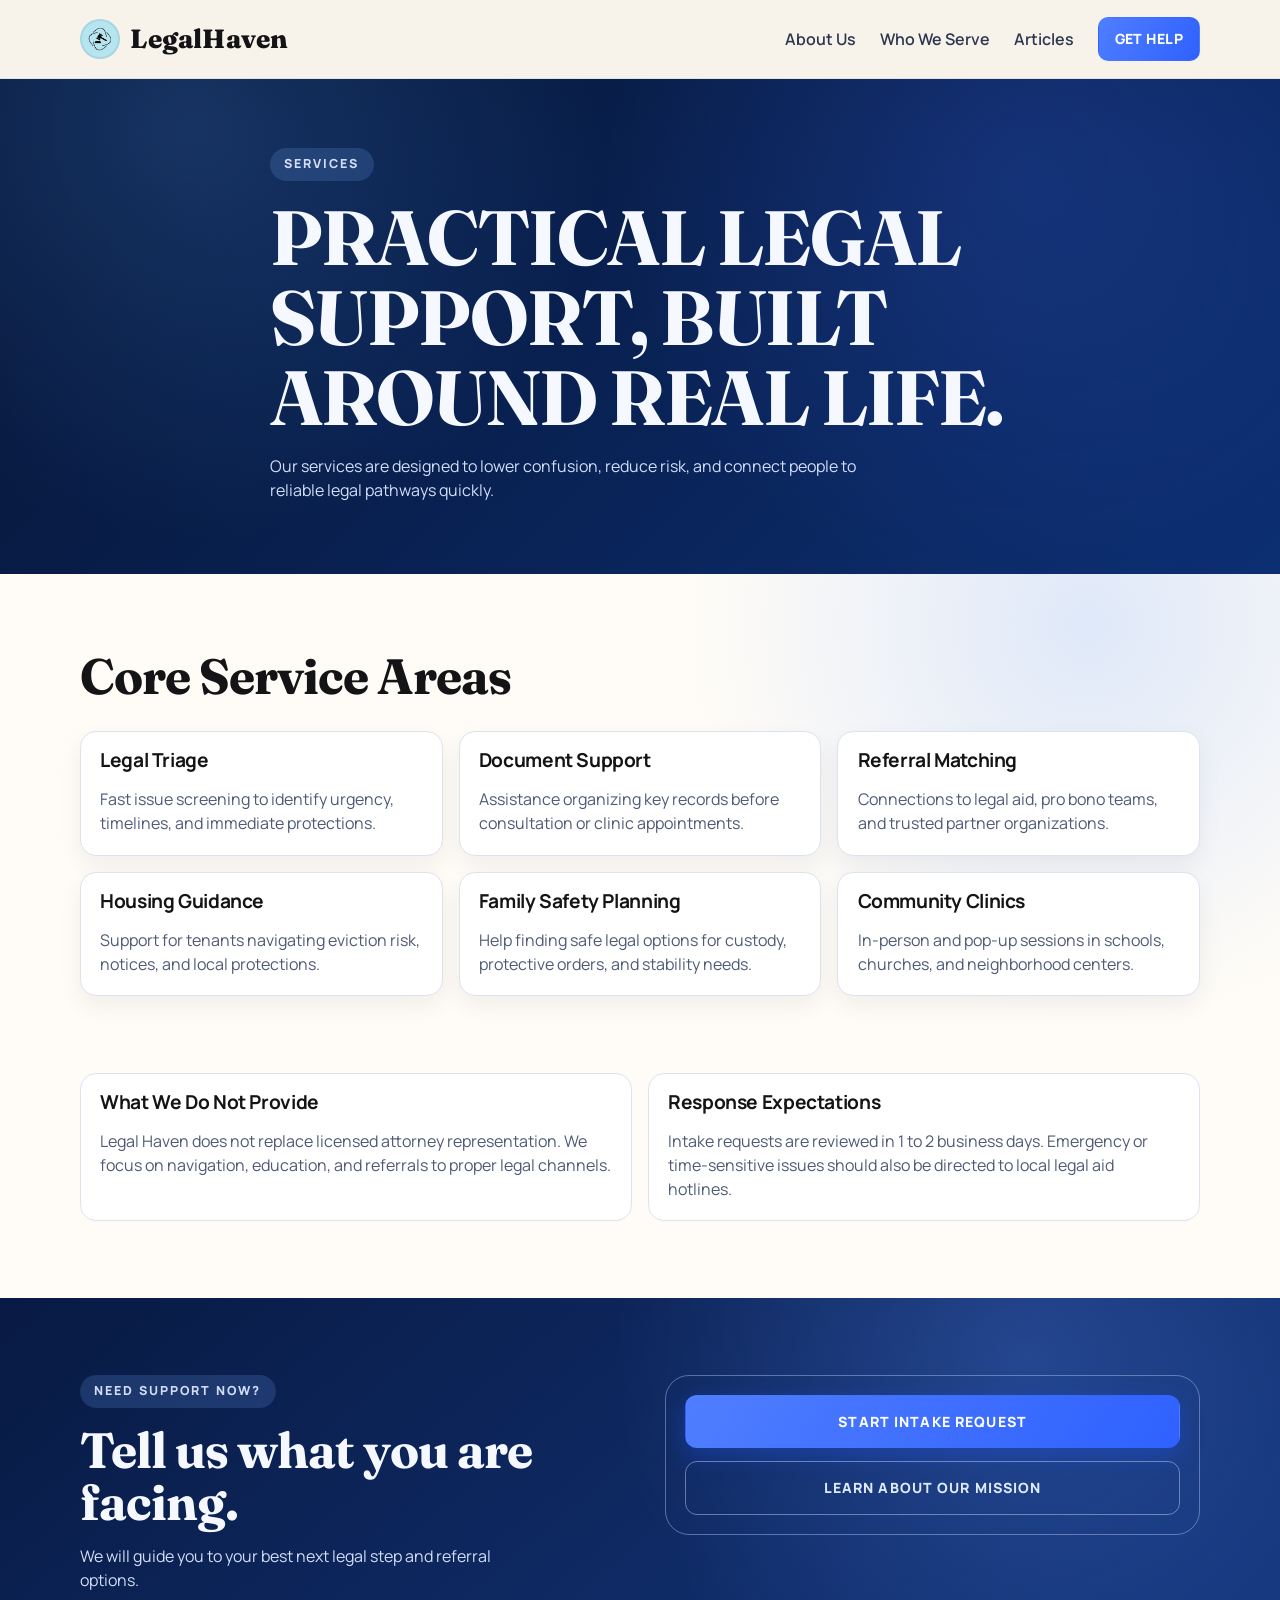
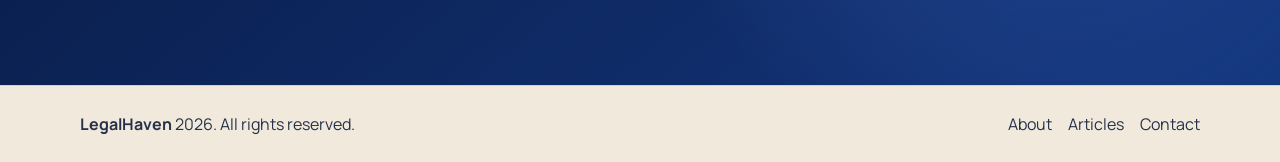
<file: services.html>
<!DOCTYPE html>
<html lang="en">
<head>
  <meta charset="UTF-8" />
  <meta name="viewport" content="width=device-width, initial-scale=1.0" />
  <meta name="description" content="Explore Legal Haven services including legal triage, referral matching, clinics, and rights education." />
  <title>Services | Legal Haven</title>
  <link rel="icon" type="image/jpeg" href="legallogo_withouttext2.jpg" />
  <link rel="preconnect" href="https://fonts.googleapis.com" />
  <link rel="preconnect" href="https://fonts.gstatic.com" crossorigin />
  <link href="https://fonts.googleapis.com/css2?family=Fraunces:opsz,wght@9..144,700;9..144,800&family=Manrope:wght@400;500;600;700;800&display=swap" rel="stylesheet" />
  <link rel="stylesheet" href="styles.css" />
</head>
<body>
  <a class="skip-link" href="#main-content">Skip to main content</a>

  <header class="site-header" id="top">
    <div class="container nav-wrap">
      <a class="brand" href="/" aria-label="Legal Haven home">
        <img class="brand-mark" src="legallogo_withouttext2.jpg" alt="LegalHaven logo" />
        <span class="brand-text">LegalHaven</span>
      </a>

      <button class="menu-toggle" type="button" aria-expanded="false" aria-controls="primary-nav" aria-label="Toggle navigation">
        <span></span>
        <span></span>
        <span></span>
      </button>

      <nav class="site-nav" id="primary-nav" aria-label="Primary">
        <a href="/about">About Us</a>
        <a href="/about" data-scroll-target="who-we-serve">Who We Serve</a>
        <a href="https://legalhavenfoundation.substack.com/" target="_blank" rel="noopener noreferrer">Articles</a>
        <a class="btn btn-small" href="/contact">Get Help</a>
      </nav>
    </div>
  </header>

  <main id="main-content">
    <section class="page-hero section-dark">
      <div class="container page-hero-inner reveal">
        <p class="eyebrow">Services</p>
        <h1>Practical Legal Support, Built Around Real Life.</h1>
        <p>
          Our services are designed to lower confusion, reduce risk, and connect people to reliable legal pathways quickly.
        </p>
      </div>
    </section>

    <section class="services section-light">
      <div class="container">
        <h2 class="section-title reveal">Core Service Areas</h2>
        <div class="service-grid">
          <article class="service-card reveal">
            <h3>Legal Triage</h3>
            <p>Fast issue screening to identify urgency, timelines, and immediate protections.</p>
          </article>
          <article class="service-card reveal">
            <h3>Document Support</h3>
            <p>Assistance organizing key records before consultation or clinic appointments.</p>
          </article>
          <article class="service-card reveal">
            <h3>Referral Matching</h3>
            <p>Connections to legal aid, pro bono teams, and trusted partner organizations.</p>
          </article>
          <article class="service-card reveal">
            <h3>Housing Guidance</h3>
            <p>Support for tenants navigating eviction risk, notices, and local protections.</p>
          </article>
          <article class="service-card reveal">
            <h3>Family Safety Planning</h3>
            <p>Help finding safe legal options for custody, protective orders, and stability needs.</p>
          </article>
          <article class="service-card reveal">
            <h3>Community Clinics</h3>
            <p>In-person and pop-up sessions in schools, churches, and neighborhood centers.</p>
          </article>
        </div>
      </div>
    </section>

    <section class="section-light service-bands">
      <div class="container service-band-grid">
        <article class="band-card reveal">
          <h3>What We Do Not Provide</h3>
          <p>
            Legal Haven does not replace licensed attorney representation. We focus on navigation,
            education, and referrals to proper legal channels.
          </p>
        </article>
        <article class="band-card reveal">
          <h3>Response Expectations</h3>
          <p>
            Intake requests are reviewed in 1 to 2 business days. Emergency or time-sensitive issues
            should also be directed to local legal aid hotlines.
          </p>
        </article>
      </div>
    </section>

    <section class="cta section-dark">
      <div class="container cta-wrap reveal">
        <div>
          <p class="eyebrow">Need Support Now?</p>
          <h2>Tell us what you are facing.</h2>
          <p>We will guide you to your best next legal step and referral options.</p>
        </div>
        <div class="cta-panel">
          <a class="btn btn-primary" href="/contact">Start Intake Request</a>
          <a class="btn btn-ghost" href="/about">Learn About Our Mission</a>
        </div>
      </div>
    </section>
  </main>

  <footer class="site-footer">
    <div class="container footer-wrap">
      <p><strong>LegalHaven</strong> <span id="year"></span>. All rights reserved.</p>
      <div class="footer-links">
        <a href="/about">About</a>
        <a href="https://legalhavenfoundation.substack.com/" target="_blank" rel="noopener noreferrer">Articles</a>
        <a href="/contact">Contact</a>
      </div>
    </div>
  </footer>

  <script src="script.js"></script>
</body>
</html>
</file>
<file: styles.css>
:root {
  --bg-ink: #07183c;
  --bg-ink-2: #0c2f73;
  --bg-cream: #f7f3ea;
  --bg-paper: #fffcf7;
  --text-dark: #141416;
  --text-soft: #54607a;
  --line: #d6d9e5;
  --accent: #54a2ff;
  --accent-2: #2f61ff;
  --radius-xl: 24px;
  --radius-lg: 16px;
  --shadow-soft: 0 20px 45px rgba(8, 18, 48, 0.18);
}

* {
  box-sizing: border-box;
}

html {
  scroll-behavior: smooth;
}

body {
  margin: 0;
  font-family: "Manrope", "Segoe UI", Tahoma, sans-serif;
  color: var(--text-dark);
  background: var(--bg-paper);
  line-height: 1.5;
}

img,
svg {
  max-width: 100%;
  display: block;
}

a {
  color: inherit;
  text-decoration: none;
}

.skip-link {
  position: absolute;
  left: 1rem;
  top: -100px;
  z-index: 999;
  background: #ffffff;
  color: #000000;
  padding: 0.5rem 0.75rem;
  border-radius: 0.5rem;
}

.skip-link:focus {
  top: 1rem;
}

.container {
  width: min(1120px, 92vw);
  margin: 0 auto;
}

.section-dark {
  color: #f5f8ff;
}

.section-light {
  color: var(--text-dark);
}

.site-header {
  position: sticky;
  top: 0;
  z-index: 40;
  background: rgba(247, 243, 234, 0.95);
  backdrop-filter: blur(8px);
  border-bottom: 1px solid rgba(16, 28, 56, 0.08);
}

.nav-wrap {
  min-height: 78px;
  display: flex;
  align-items: center;
  justify-content: space-between;
  gap: 1.25rem;
}

.brand {
  display: inline-flex;
  align-items: center;
  gap: 0.65rem;
  font-weight: 800;
  letter-spacing: 0.2px;
}

.brand-mark {
  width: 40px;
  height: 40px;
  display: block;
  border-radius: 50%;
  object-fit: contain;
  padding: 2px;
  background: #a7d5e4;
}

.brand-text {
  font-family: "Fraunces", Georgia, serif;
  font-size: 1.65rem;
}

.site-nav {
  display: flex;
  align-items: center;
  gap: 1.5rem;
  font-weight: 600;
  color: #2d3750;
}

.nav-dropdown {
  position: relative;
}

.nav-dropdown::after {
  content: "";
  position: absolute;
  left: 0;
  top: 100%;
  width: 100%;
  height: 12px;
}

.dropdown-trigger {
  border: 0;
  background: transparent;
  font: inherit;
  color: inherit;
  font-weight: 600;
  cursor: pointer;
  padding: 0;
}

.dropdown-trigger::after {
  content: " \25BE";
  font-size: 0.78rem;
}

.dropdown-menu {
  position: absolute;
  top: calc(100% + 2px);
  left: 0;
  min-width: 180px;
  background: #ffffff;
  border: 1px solid #d9dfed;
  border-radius: 12px;
  box-shadow: 0 18px 32px rgba(20, 32, 71, 0.15);
  padding: 0.45rem;
  display: grid;
  gap: 0.15rem;
  opacity: 0;
  visibility: hidden;
  transform: translateY(8px);
  transition: opacity 0.2s ease, transform 0.2s ease, visibility 0.2s ease;
  z-index: 45;
}

.dropdown-menu a {
  padding: 0.6rem 0.7rem;
  border-radius: 8px;
}

.dropdown-menu a:hover,
.dropdown-menu a:focus-visible {
  background: #edf3ff;
  color: #0f56da;
}

.nav-dropdown:hover .dropdown-menu,
.nav-dropdown:focus-within .dropdown-menu,
.nav-dropdown.open .dropdown-menu {
  opacity: 1;
  visibility: visible;
  transform: translateY(0);
}

.site-nav a:hover,
.site-nav a:focus-visible {
  color: #0f56da;
}

.site-nav a[aria-current="page"] {
  color: #124ec8;
}

.menu-toggle {
  display: none;
  border: 0;
  padding: 0.35rem;
  background: transparent;
}

.menu-toggle span {
  display: block;
  width: 24px;
  height: 2px;
  background: #1b2133;
}

.menu-toggle span + span {
  margin-top: 5px;
}

.hero {
  position: relative;
  overflow: hidden;
  background:
    radial-gradient(circle at 12% 15%, rgba(84, 162, 255, 0.2), transparent 40%),
    radial-gradient(circle at 82% 22%, rgba(72, 112, 255, 0.2), transparent 44%),
    linear-gradient(135deg, var(--bg-ink) 20%, var(--bg-ink-2) 100%);
}

.hero::after {
  content: "";
  position: absolute;
  inset: 0;
  pointer-events: none;
  background-image: radial-gradient(rgba(255, 255, 255, 0.12) 0.7px, transparent 0.7px);
  background-size: 28px 28px;
  opacity: 0.5;
}

.hero-grid {
  position: relative;
  z-index: 1;
  padding: 5rem 0 4.25rem;
  display: grid;
  grid-template-columns: 1.15fr 0.85fr;
  gap: 2.2rem;
  align-items: center;
}

.page-hero {
  position: relative;
  overflow: hidden;
  background:
    radial-gradient(circle at 15% 10%, rgba(84, 162, 255, 0.2), transparent 35%),
    radial-gradient(circle at 80% 20%, rgba(72, 112, 255, 0.18), transparent 38%),
    linear-gradient(135deg, var(--bg-ink) 15%, var(--bg-ink-2) 100%);
}

.page-hero-inner {
  padding: 4.3rem 0 3.5rem;
  max-width: 74ch;
  position: relative;
  z-index: 1;
}

.page-hero-inner h1 {
  max-width: 19ch;
}

.page-hero-inner p {
  max-width: 62ch;
  color: #d3def8;
}

.eyebrow {
  width: fit-content;
  margin: 0 0 1.1rem;
  font-size: 0.78rem;
  text-transform: uppercase;
  letter-spacing: 0.16em;
  font-weight: 800;
  padding: 0.45rem 0.9rem;
  border-radius: 999px;
  background: rgba(117, 170, 255, 0.18);
  color: #d7e8ff;
}

.section-light .eyebrow {
  background: #dfe6f7;
  color: #344973;
}

h1,
h2,
h3 {
  margin: 0 0 1rem;
  line-height: 1.04;
  letter-spacing: -0.02em;
}

h1,
h2 {
  font-family: "Fraunces", Georgia, serif;
}

h1 {
  font-size: clamp(2rem, 6vw, 4.8rem);
  max-width: 14ch;
  text-transform: uppercase;
}

h2 {
  font-size: clamp(1.75rem, 4vw, 3.1rem);
}

h3 {
  font-size: 1.2rem;
}

.accent {
  color: var(--accent);
  text-decoration: underline;
  text-decoration-thickness: 4px;
  text-underline-offset: 6px;
}

.hero-text {
  max-width: 58ch;
  margin-bottom: 2rem;
  color: #d4def8;
  font-size: 1.05rem;
}

.hero-actions {
  display: flex;
  flex-wrap: wrap;
  gap: 0.85rem;
}

.btn {
  display: inline-flex;
  align-items: center;
  justify-content: center;
  border-radius: 12px;
  font-weight: 800;
  font-size: 0.88rem;
  letter-spacing: 0.08em;
  text-transform: uppercase;
  padding: 0.95rem 1.25rem;
  border: 1px solid transparent;
  transition: transform 0.2s ease, box-shadow 0.2s ease;
}

.btn:hover,
.btn:focus-visible {
  transform: translateY(-2px);
}

.btn-primary {
  background: linear-gradient(120deg, #4f7eff, #2f61ff);
  color: #ffffff;
  box-shadow: 0 8px 22px rgba(32, 81, 235, 0.38);
}

.btn-ghost {
  border-color: rgba(207, 220, 255, 0.45);
  color: #deebff;
}

.btn-small {
  padding: 0.65rem 1rem;
  border-radius: 10px;
  background: linear-gradient(120deg, #4f7eff, #2f61ff);
  color: #ffffff;
  letter-spacing: 0.03em;
}

.impact-card {
  background: rgba(255, 255, 255, 0.97);
  color: #101935;
  border-radius: var(--radius-xl);
  padding: 1.5rem;
  box-shadow: var(--shadow-soft);
  border: 1px solid rgba(102, 115, 160, 0.2);
}

.icon-chip {
  width: 46px;
  height: 46px;
  border-radius: 14px;
  display: grid;
  place-items: center;
  background: linear-gradient(140deg, #4f7eff, #71b5ff);
  color: #ffffff;
  font-size: 1.5rem;
  margin-bottom: 1rem;
}

.impact-card h2 {
  font-size: clamp(1.3rem, 2vw, 1.7rem);
  margin-bottom: 0.85rem;
}

.impact-card ul {
  margin: 0 0 1.2rem;
  padding-left: 1rem;
  color: #2f3b5b;
}

.impact-card li + li {
  margin-top: 0.45rem;
}

.text-link {
  color: #255dde;
  font-weight: 700;
  text-decoration: underline;
  text-underline-offset: 3px;
}

.ticker {
  position: relative;
  z-index: 1;
  border-top: 1px solid rgba(202, 216, 255, 0.18);
  border-bottom: 1px solid rgba(202, 216, 255, 0.18);
  overflow: hidden;
}

.ticker-track {
  width: max-content;
  display: flex;
  gap: 2.2rem;
  padding: 0.95rem 0;
  font-size: 0.77rem;
  text-transform: uppercase;
  letter-spacing: 0.11em;
  font-weight: 700;
  color: #c5d7ff;
  animation: slide 28s linear infinite;
}

.story {
  background: var(--bg-cream);
  padding: 5.2rem 0;
}

.mission-callout {
  border: 1px solid #d8deed;
  border-radius: var(--radius-xl);
  background: #ffffff;
  padding: 1.8rem;
  box-shadow: 0 10px 24px rgba(16, 23, 46, 0.06);
}

.mission-callout h2 {
  max-width: 20ch;
}

.mission-callout p {
  max-width: 68ch;
  color: #4f5d7c;
}

.story-grid {
  display: grid;
  grid-template-columns: 1fr 1fr;
  gap: 2rem;
}

.story-list,
.story-copy {
  background: rgba(255, 255, 255, 0.75);
  border: 1px solid #e4dfd5;
  border-radius: var(--radius-xl);
  padding: 1.55rem;
}

.story-list ul {
  margin: 0 0 1.2rem;
  padding-left: 1.1rem;
}

.story-list li + li {
  margin-top: 0.8rem;
}

blockquote {
  margin: 0;
  padding-left: 1rem;
  border-left: 4px solid #cad2e9;
  font-style: italic;
  color: #4d5773;
}

.story-copy > p {
  margin-bottom: 1.35rem;
}

.value-grid {
  display: grid;
  grid-template-columns: repeat(2, minmax(0, 1fr));
  gap: 1rem;
}

.value-grid article {
  border: 1px solid #e3e6f2;
  border-radius: var(--radius-lg);
  background: #fbfdff;
  padding: 1rem;
}

.value-grid h3 {
  font-family: "Manrope", "Segoe UI", sans-serif;
  text-transform: uppercase;
  letter-spacing: 0.04em;
  font-size: 0.92rem;
  margin-bottom: 0.45rem;
}

.value-grid p {
  margin: 0;
  font-size: 0.94rem;
  color: #4f5a78;
}

.services {
  padding: 4.8rem 0;
  background:
    radial-gradient(circle at 85% 10%, rgba(140, 182, 255, 0.28), transparent 34%),
    var(--bg-paper);
}

.section-title {
  max-width: 16ch;
  margin-bottom: 1.8rem;
}

.service-grid {
  display: grid;
  grid-template-columns: repeat(3, minmax(0, 1fr));
  gap: 1rem;
}

.service-card {
  border-radius: var(--radius-lg);
  border: 1px solid #dde2ef;
  background: #ffffff;
  padding: 1.2rem;
  box-shadow: 0 10px 25px rgba(16, 23, 46, 0.06);
}

.service-card p {
  margin: 0;
  color: #4e5a76;
}

.team {
  padding: 4.8rem 0;
  background:
    radial-gradient(circle at 88% 10%, rgba(140, 182, 255, 0.24), transparent 34%),
    var(--bg-paper);
}

.team-grid {
  display: grid;
  grid-template-columns: repeat(4, minmax(0, 1fr));
  gap: 1rem;
}

.team-grid-board-top {
  grid-template-columns: repeat(2, minmax(0, 1fr));
}

.team-grid-board-bottom {
  grid-template-columns: repeat(3, minmax(0, 1fr));
}

.team-grid.team-grid-board-solo {
  grid-template-columns: minmax(0, 420px);
  justify-content: center;
}

.team-grid-board + .team-grid-board {
  margin-top: 1rem;
}

.team-grid-members {
  grid-template-columns: repeat(3, minmax(0, 1fr));
}

.team-grid.team-grid-members {
  grid-template-columns: repeat(3, minmax(0, 1fr));
}

.team-subtitle {
  margin: 0 0 0.85rem;
  font-family: "Manrope", "Segoe UI", sans-serif;
  text-transform: uppercase;
  letter-spacing: 0.06em;
  font-size: 0.84rem;
  color: #2e3f66;
}

.team-divider {
  border: 0;
  border-top: 1px solid #d9dff0;
  margin: 1.35rem 0 1.1rem;
}

.team-card {
  border-radius: var(--radius-xl);
  border: 1px solid #dde2ef;
  background: #ffffff;
  padding: 0 0 1rem;
  box-shadow: 0 10px 25px rgba(16, 23, 46, 0.06);
}

.team-photo-wrap {
  position: relative;
}

.team-photo-trigger {
  width: 100%;
  border: 0;
  padding: 0;
  background: transparent;
  display: block;
  text-align: left;
  cursor: pointer;
}

.team-photo-trigger:focus-visible {
  outline: 2px solid #4f7eff;
  outline-offset: -2px;
  border-radius: var(--radius-xl) var(--radius-xl) 0 0;
}

.team-photo {
  width: 100%;
  height: 310px;
  object-fit: cover;
  border-radius: var(--radius-xl) var(--radius-xl) 0 0;
  border: 0;
  background: #eff3fb;
}

.team-photo-dhruv {
  object-position: center 20%;
}

.noah-photo-shift {
  object-position: center 30%;
}

.team-social-tab {
  position: absolute;
  left: 0.8rem;
  right: 0.8rem;
  bottom: 0.8rem;
  display: flex;
  justify-content: space-between;
  align-items: center;
  gap: 0.8rem;
  padding: 0.65rem 0.85rem;
  border-radius: 14px;
  border: 1px solid #d6ddf0;
  background: rgba(255, 255, 255, 0.97);
  box-shadow: 0 10px 24px rgba(14, 28, 64, 0.2);
  opacity: 0;
  transform: translateY(10px);
  pointer-events: none;
  transition: opacity 0.22s ease, transform 0.22s ease;
}

.team-card:hover .team-social-tab,
.team-card:focus-within .team-social-tab,
.team-card.social-open .team-social-tab {
  opacity: 1;
  transform: translateY(0);
  pointer-events: auto;
}

.team-social-tab {
  justify-content: center;
}

.team-social-tab a.social-icon {
  width: 34px;
  height: 34px;
  border-radius: 50%;
  border: 1px solid #c9d4ef;
  display: inline-flex;
  align-items: center;
  justify-content: center;
  font-weight: 800;
  color: #1d2f56;
  background: #ffffff;
}

.team-social-tab a.social-icon.instagram {
  font-size: 1.05rem;
  letter-spacing: 0.01em;
}

.team-social-tab a.social-icon.instagram svg {
  width: 16px;
  height: 16px;
  stroke: currentColor;
  fill: none;
  stroke-width: 1.8;
}

.team-social-tab a.social-icon.instagram .insta-dot {
  fill: currentColor;
  stroke: none;
}

.team-social-tab a.social-icon.linkedin {
  font-size: 0.82rem;
  text-transform: lowercase;
}

.team-social-tab a.social-icon:hover,
.team-social-tab a.social-icon:focus-visible {
  color: #114dc7;
  border-color: #9bb6f8;
  background: #eef4ff;
}

.team-copy {
  padding: 1rem 1rem 0;
}

.team-copy h3 {
  margin-bottom: 0.65rem;
  font-size: clamp(1.05rem, 1.7vw, 1.25rem);
}

.team-copy p {
  margin: 0;
  color: #4f5d7c;
}

.team-bio {
  display: block;
}

/*
  Elongated layout for board members only.
  Toggle: add/remove the `team-horizontal` class on the
  <section class="team ..."> element in about.html.
  Team members below keep the standard card-grid blocks.
*/
.team-horizontal .team-grid-board {
  grid-template-columns: 1fr;
  gap: 1.1rem;
}

.team-horizontal .team-grid-board .team-card {
  display: grid;
  grid-template-columns: 300px 1fr;
  align-items: stretch;
  overflow: hidden;
  padding: 0;
}

.team-horizontal .team-grid-board .team-photo-wrap {
  height: 100%;
}

.team-horizontal .team-grid-board .team-photo-trigger {
  height: 100%;
}

.team-horizontal .team-grid-board .team-photo {
  height: 100%;
  min-height: 300px;
  border-radius: var(--radius-xl) 0 0 var(--radius-xl);
}

.team-horizontal .team-grid-board .team-copy {
  padding: 1.8rem 2rem;
  align-self: center;
}

.team-horizontal .team-grid-board .team-copy h3 {
  font-size: clamp(1.2rem, 2vw, 1.45rem);
}

.team-horizontal .team-grid-board .team-bio {
  max-width: 62ch;
}

@media (max-width: 760px) {
  .team-horizontal .team-grid-board .team-card {
    grid-template-columns: 1fr;
  }

  .team-horizontal .team-grid-board .team-photo {
    min-height: 0;
    height: 300px;
    border-radius: var(--radius-xl) var(--radius-xl) 0 0;
  }

  .team-horizontal .team-grid-board .team-copy {
    padding: 1.1rem 1.2rem 1.4rem;
  }
}

.mission {
  padding: 4.8rem 0;
  background: var(--bg-paper);
}

.mission-grid {
  display: grid;
  grid-template-columns: repeat(2, minmax(0, 1fr));
  gap: 1rem;
}

.mission-card {
  border-radius: var(--radius-xl);
  border: 1px solid #dde2ef;
  background: #ffffff;
  padding: 1.4rem;
  box-shadow: 0 10px 25px rgba(16, 23, 46, 0.06);
}

.mission-card h2 {
  font-size: clamp(1.5rem, 3vw, 2.25rem);
}

.mission-card p,
.mission-card li {
  color: #4f5d7c;
}

.mission-card ul {
  margin: 0 0 1rem;
  padding-left: 1.1rem;
}

.mission-card li + li {
  margin-top: 0.55rem;
}

.cta {
  padding: 4.8rem 0;
  background:
    radial-gradient(circle at 80% 15%, rgba(97, 144, 255, 0.26), transparent 38%),
    linear-gradient(140deg, #081a43, #14377f);
}

.cta-wrap {
  display: grid;
  grid-template-columns: 1fr 0.95fr;
  gap: 1.4rem;
  align-items: start;
}

.cta-wrap p {
  max-width: 44ch;
  color: #d3ddf8;
}

.contact-form {
  background: rgba(255, 255, 255, 0.98);
  color: #12203f;
  border: 1px solid #bdc7df;
  border-radius: var(--radius-xl);
  padding: 1.2rem;
  box-shadow: var(--shadow-soft);
}

.contact-form label {
  display: block;
  font-size: 0.78rem;
  text-transform: uppercase;
  letter-spacing: 0.1em;
  margin-bottom: 0.35rem;
  font-weight: 800;
  color: #253860;
}

.contact-form input,
.contact-form textarea {
  width: 100%;
  border: 1px solid #ced4e5;
  border-radius: 10px;
  padding: 0.8rem;
  margin-bottom: 0.8rem;
  font: inherit;
}

.contact-form select {
  width: 100%;
  border: 1px solid #ced4e5;
  border-radius: 10px;
  padding: 0.8rem;
  margin-bottom: 0.8rem;
  font: inherit;
  background: #ffffff;
}

.contact-form input:focus,
.contact-form textarea:focus,
.contact-form select:focus {
  outline: 2px solid #4f7eff;
  outline-offset: 1px;
}

.form-note {
  margin: 0.65rem 0 0;
  color: #4f5d7c;
  font-size: 0.86rem;
}

.site-footer {
  background: #f1eadc;
  color: #27314b;
  border-top: 1px solid #d9d0c1;
}

.footer-wrap {
  min-height: 76px;
  display: flex;
  justify-content: space-between;
  align-items: center;
  gap: 1rem;
}

.footer-links {
  display: flex;
  gap: 1rem;
}

.footer-links a:hover,
.footer-links a:focus-visible {
  text-decoration: underline;
  text-underline-offset: 3px;
}

.service-bands {
  padding: 0 0 4.8rem;
}

.service-band-grid {
  display: grid;
  grid-template-columns: repeat(2, minmax(0, 1fr));
  gap: 1rem;
}

.band-card {
  border-radius: var(--radius-lg);
  border: 1px solid #dde2ef;
  background: #ffffff;
  padding: 1.2rem;
}

.band-card p {
  margin: 0;
  color: #4e5a76;
}

.cta-panel {
  border: 1px solid rgba(179, 198, 245, 0.45);
  border-radius: var(--radius-xl);
  padding: 1.2rem;
  display: grid;
  gap: 0.8rem;
  align-content: start;
}

.contact-page {
  padding: 4.8rem 0;
  background:
    radial-gradient(circle at 80% 10%, rgba(140, 182, 255, 0.24), transparent 35%),
    var(--bg-paper);
}

.contact-page-grid {
  display: grid;
  grid-template-columns: 1fr 1fr;
  gap: 1.2rem;
  align-items: start;
}

.contact-info {
  border-radius: var(--radius-xl);
  border: 1px solid #dde2ef;
  background: #ffffff;
  padding: 1.3rem;
}

.contact-info h2 {
  font-size: clamp(1.6rem, 3vw, 2.4rem);
}

.contact-info ul {
  margin: 0 0 1rem;
  padding-left: 1rem;
}

.contact-info li + li {
  margin-top: 0.55rem;
}

.contact-note {
  margin: 0;
  color: #4f5d7c;
}

.articles-page {
  padding: 4.8rem 0;
  background:
    radial-gradient(circle at 85% 10%, rgba(140, 182, 255, 0.24), transparent 35%),
    var(--bg-paper);
}

.article-grid {
  display: grid;
  grid-template-columns: repeat(3, minmax(0, 1fr));
  gap: 1rem;
}

.article-card {
  border-radius: var(--radius-xl);
  border: 1px solid #dde2ef;
  background: #ffffff;
  box-shadow: 0 10px 25px rgba(16, 23, 46, 0.06);
  overflow: hidden;
}

.article-card-link {
  display: block;
  height: 100%;
}

.article-card-image {
  width: 100%;
  height: 220px;
  object-fit: cover;
  background: #eff3fb;
}

.meenu-card-image {
  object-position: center 20%;
}

.meenu-hero-image {
  object-position: center 18%;
  height: min(460px, 50vw);
}

.article-card-body {
  padding: 1.2rem;
}

.article-card-body h2 {
  font-size: clamp(1.2rem, 2.4vw, 1.7rem);
  margin-bottom: 0.75rem;
}

.article-card-body p {
  margin: 0 0 1rem;
  color: #4f5d7c;
}

.article-card-meta,
.article-detail-meta {
  display: flex;
  flex-wrap: wrap;
  align-items: center;
  gap: 0.85rem 1rem;
  color: #66708a;
  font-weight: 600;
}

.article-author {
  display: inline-flex;
  align-items: center;
  gap: 0.55rem;
}

.article-author-photos {
  display: inline-flex;
  align-items: center;
}

.article-author-photos .article-author-photo + .article-author-photo {
  margin-left: -14px;
  border: 2px solid #ffffff;
}

.article-author-photo {
  width: 48px;
  height: 48px;
  border-radius: 50%;
  object-fit: cover;
  background: #dde5fa;
}

.article-detail {
  background: #ebedf1;
  padding: 3.6rem 0 4.8rem;
}

.article-shell {
  max-width: 860px;
  margin: 0 auto;
  border-radius: var(--radius-xl);
  border: 1px solid #dbe0ee;
  background: #ffffff;
  padding: 1.6rem;
  box-shadow: 0 12px 30px rgba(16, 23, 46, 0.07);
}

.article-shell h1 {
  max-width: 100%;
  text-transform: none;
  font-size: clamp(1.9rem, 4vw, 3.25rem);
}

.article-detail-meta {
  margin-bottom: 1.1rem;
}

.article-hero-image {
  width: 100%;
  height: min(420px, 42vw);
  object-fit: cover;
  border-radius: 14px;
  margin-bottom: 1.3rem;
}

.article-content p {
  margin: 0 0 1rem;
  font-size: 1.02rem;
  color: #2f3a56;
}

.article-content h2 {
  margin-top: 2rem;
  font-size: clamp(1.45rem, 2.6vw, 2rem);
}

.works-cited {
  margin: 0;
  padding-left: 1.1rem;
  color: #3f4964;
}

.works-cited li + li {
  margin-top: 0.65rem;
}

.reveal {
  opacity: 0;
  transform: translateY(22px);
  transition: opacity 0.7s ease, transform 0.7s ease;
}

.reveal.in-view {
  opacity: 1;
  transform: translateY(0);
}

@keyframes slide {
  from {
    transform: translateX(0);
  }
  to {
    transform: translateX(-50%);
  }
}

@media (max-width: 980px) {
  .hero-grid,
  .story-grid,
  .cta-wrap,
  .contact-page-grid {
    grid-template-columns: 1fr;
  }

  .team-grid {
    grid-template-columns: repeat(2, minmax(0, 1fr));
  }

  .team-grid.team-grid-members {
    grid-template-columns: repeat(2, minmax(0, 1fr));
  }

  .team-photo {
    height: 290px;
  }

  .mission-grid {
    grid-template-columns: 1fr;
  }

  .service-grid {
    grid-template-columns: repeat(2, minmax(0, 1fr));
  }

  .article-grid {
    grid-template-columns: repeat(2, minmax(0, 1fr));
  }

  .service-band-grid {
    grid-template-columns: 1fr;
  }

  .hero-copy {
    max-width: 760px;
  }
}

@media (max-width: 760px) {
  .site-nav {
    display: none;
    position: absolute;
    right: 4vw;
    top: 72px;
    width: min(280px, 92vw);
    background: #ffffff;
    border: 1px solid #d9dfed;
    border-radius: 14px;
    box-shadow: 0 18px 32px rgba(20, 32, 71, 0.15);
    padding: 0.9rem;
    flex-direction: column;
    align-items: stretch;
    gap: 0.5rem;
  }

  .site-nav.open {
    display: flex;
  }

  .site-nav a {
    padding: 0.7rem;
    border-radius: 10px;
  }

  .nav-dropdown {
    width: 100%;
  }

  .nav-dropdown::after {
    display: none;
  }

  .dropdown-trigger {
    width: 100%;
    text-align: left;
    padding: 0.7rem;
    border-radius: 10px;
  }

  .dropdown-menu {
    position: static;
    min-width: 0;
    border: 0;
    box-shadow: none;
    padding: 0.2rem 0 0.1rem;
    opacity: 1;
    visibility: visible;
    transform: none;
    display: none;
  }

  .nav-dropdown.open .dropdown-menu {
    display: grid;
  }

  .dropdown-menu a {
    padding-left: 1.3rem;
  }

  .site-nav a:hover,
  .site-nav a:focus-visible {
    background: #edf3ff;
  }

  .menu-toggle {
    display: inline-block;
  }

  .hero-grid {
    padding-top: 4rem;
  }

  .page-hero-inner {
    padding-top: 3.2rem;
  }

  h1 {
    font-size: clamp(2rem, 12vw, 3.2rem);
  }

  .service-grid,
  .value-grid {
    grid-template-columns: 1fr;
  }

  .article-grid {
    grid-template-columns: 1fr;
  }

  .article-shell {
    padding: 1.2rem;
  }

  .article-hero-image {
    height: 250px;
  }

  .meenu-hero-image {
    height: 290px;
    object-position: center 22%;
  }

  .team-photo {
    height: 260px;
  }

  .team-social-tab {
    left: 0.6rem;
    right: 0.6rem;
    bottom: 0.6rem;
    padding: 0.62rem 0.72rem;
    gap: 0.55rem;
  }

  .team-social-tab a {
    font-size: 0.8rem;
  }

  .team-photo-dhruv {
    object-position: center 14%;
  }

  .team-grid {
    grid-template-columns: 1fr;
  }

  .team-grid.team-grid-members {
    grid-template-columns: 1fr;
  }

  .cta-panel .btn {
    width: 100%;
  }

  .hero-actions {
    width: 100%;
  }

  .hero-actions .btn {
    flex: 1 1 100%;
  }

  .footer-wrap {
    flex-direction: column;
    align-items: flex-start;
    padding: 1rem 0;
  }
}

@media (prefers-reduced-motion: reduce) {
  *,
  *::before,
  *::after {
    animation-duration: 0.001ms !important;
    animation-iteration-count: 1 !important;
    transition-duration: 0.001ms !important;
    scroll-behavior: auto !important;
  }

  .reveal {
    opacity: 1;
    transform: none;
  }
}
</file>
